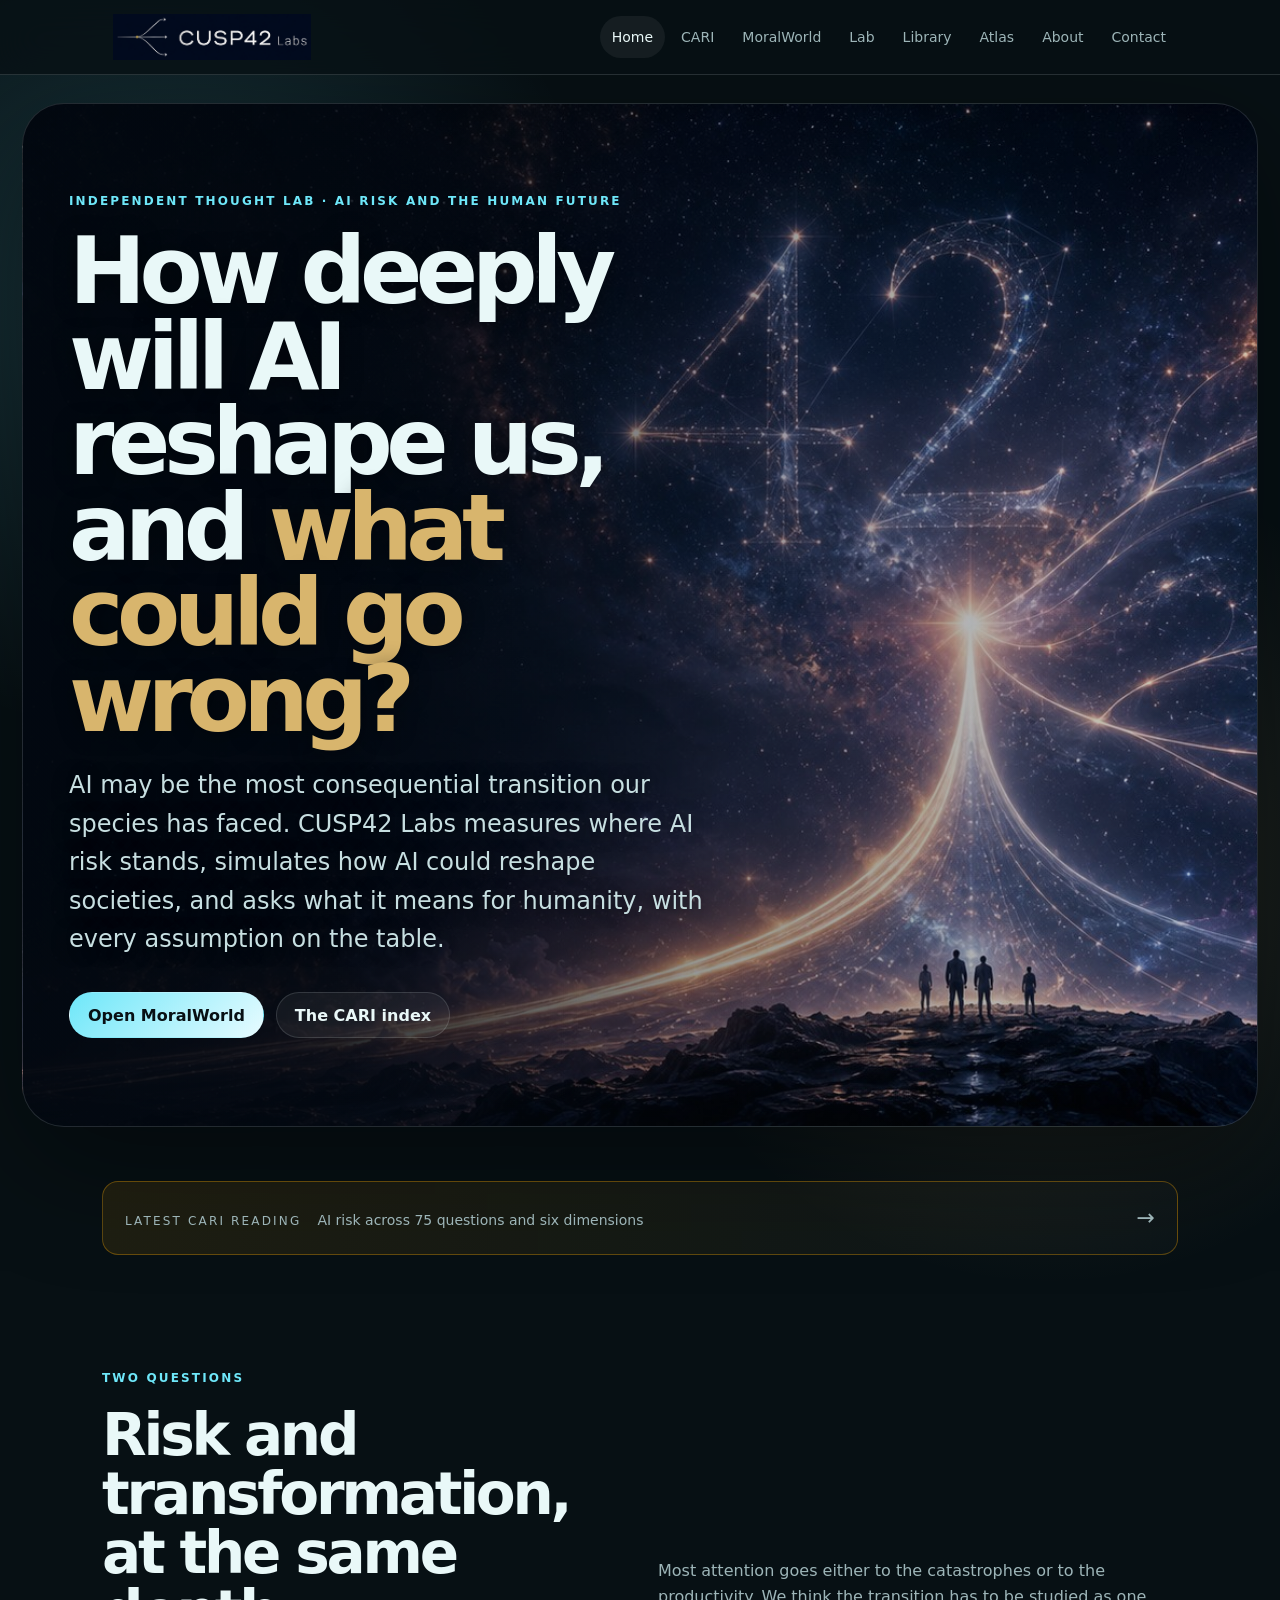
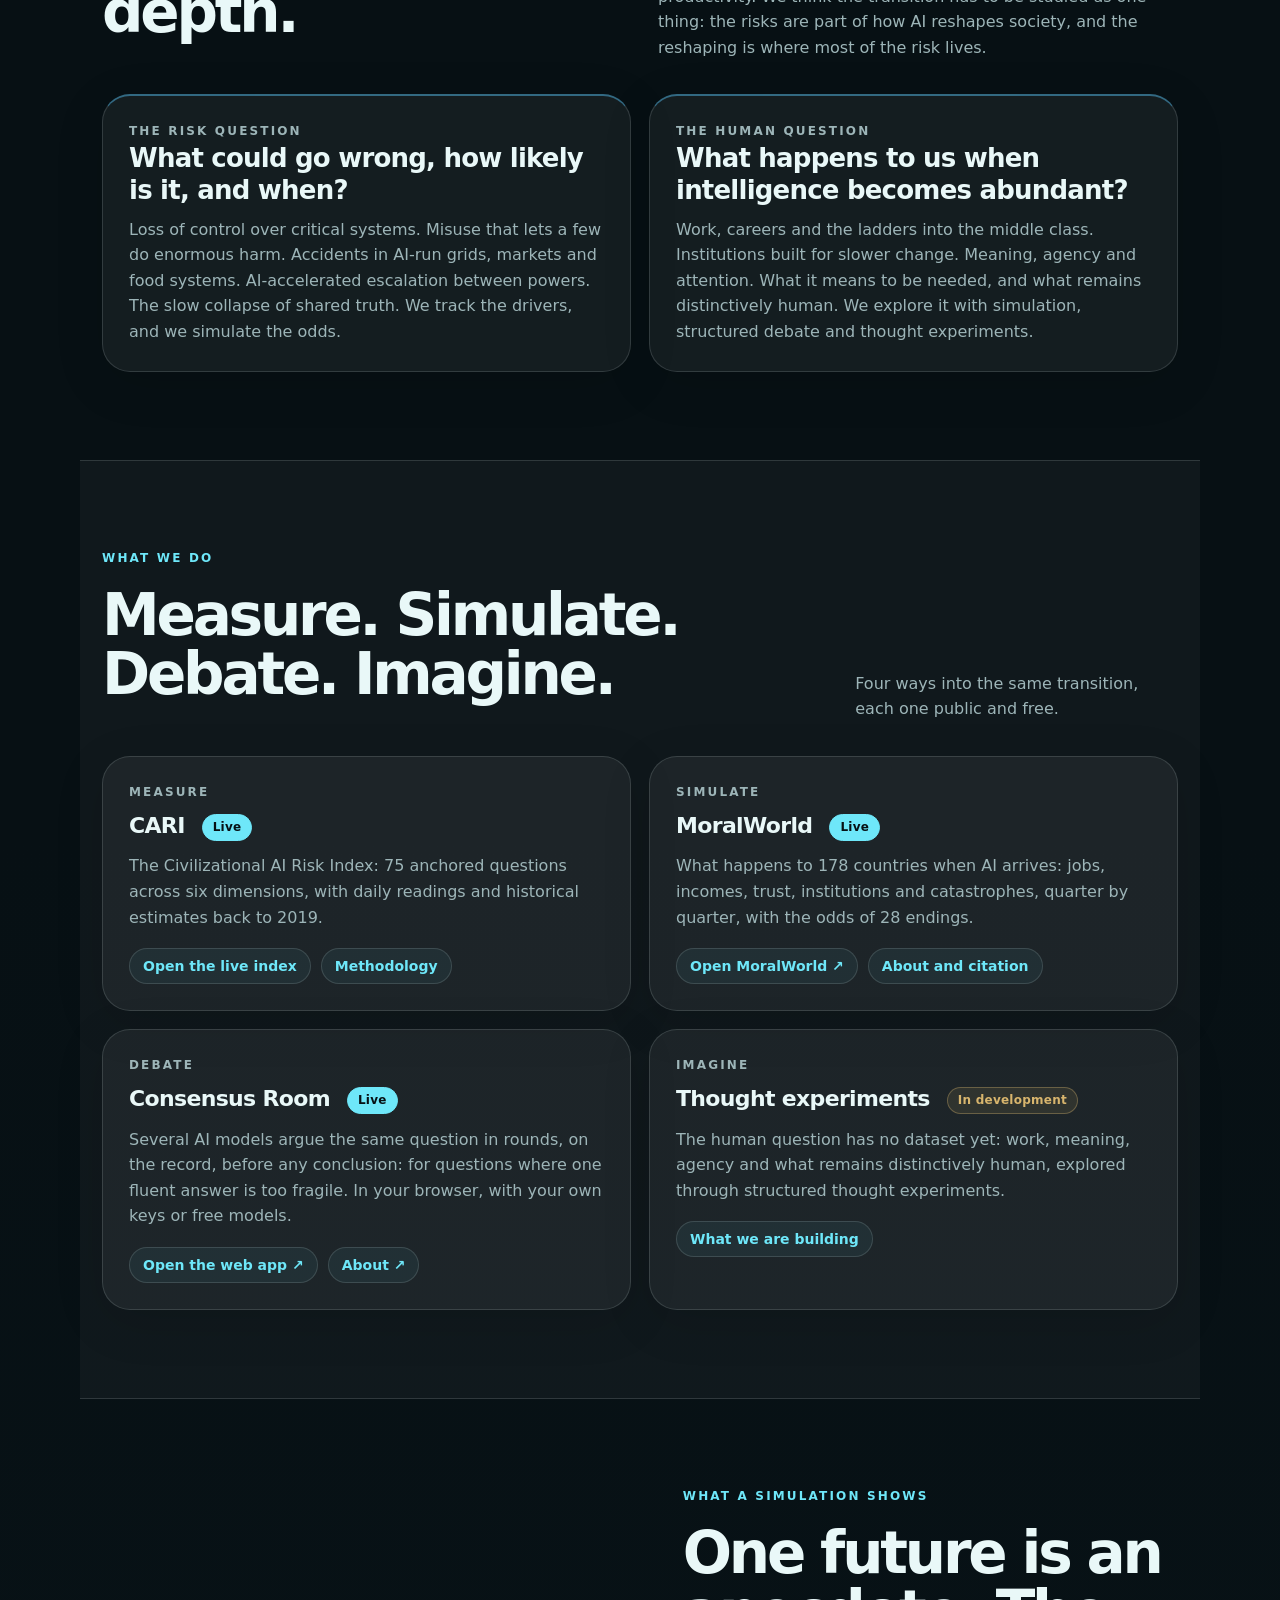
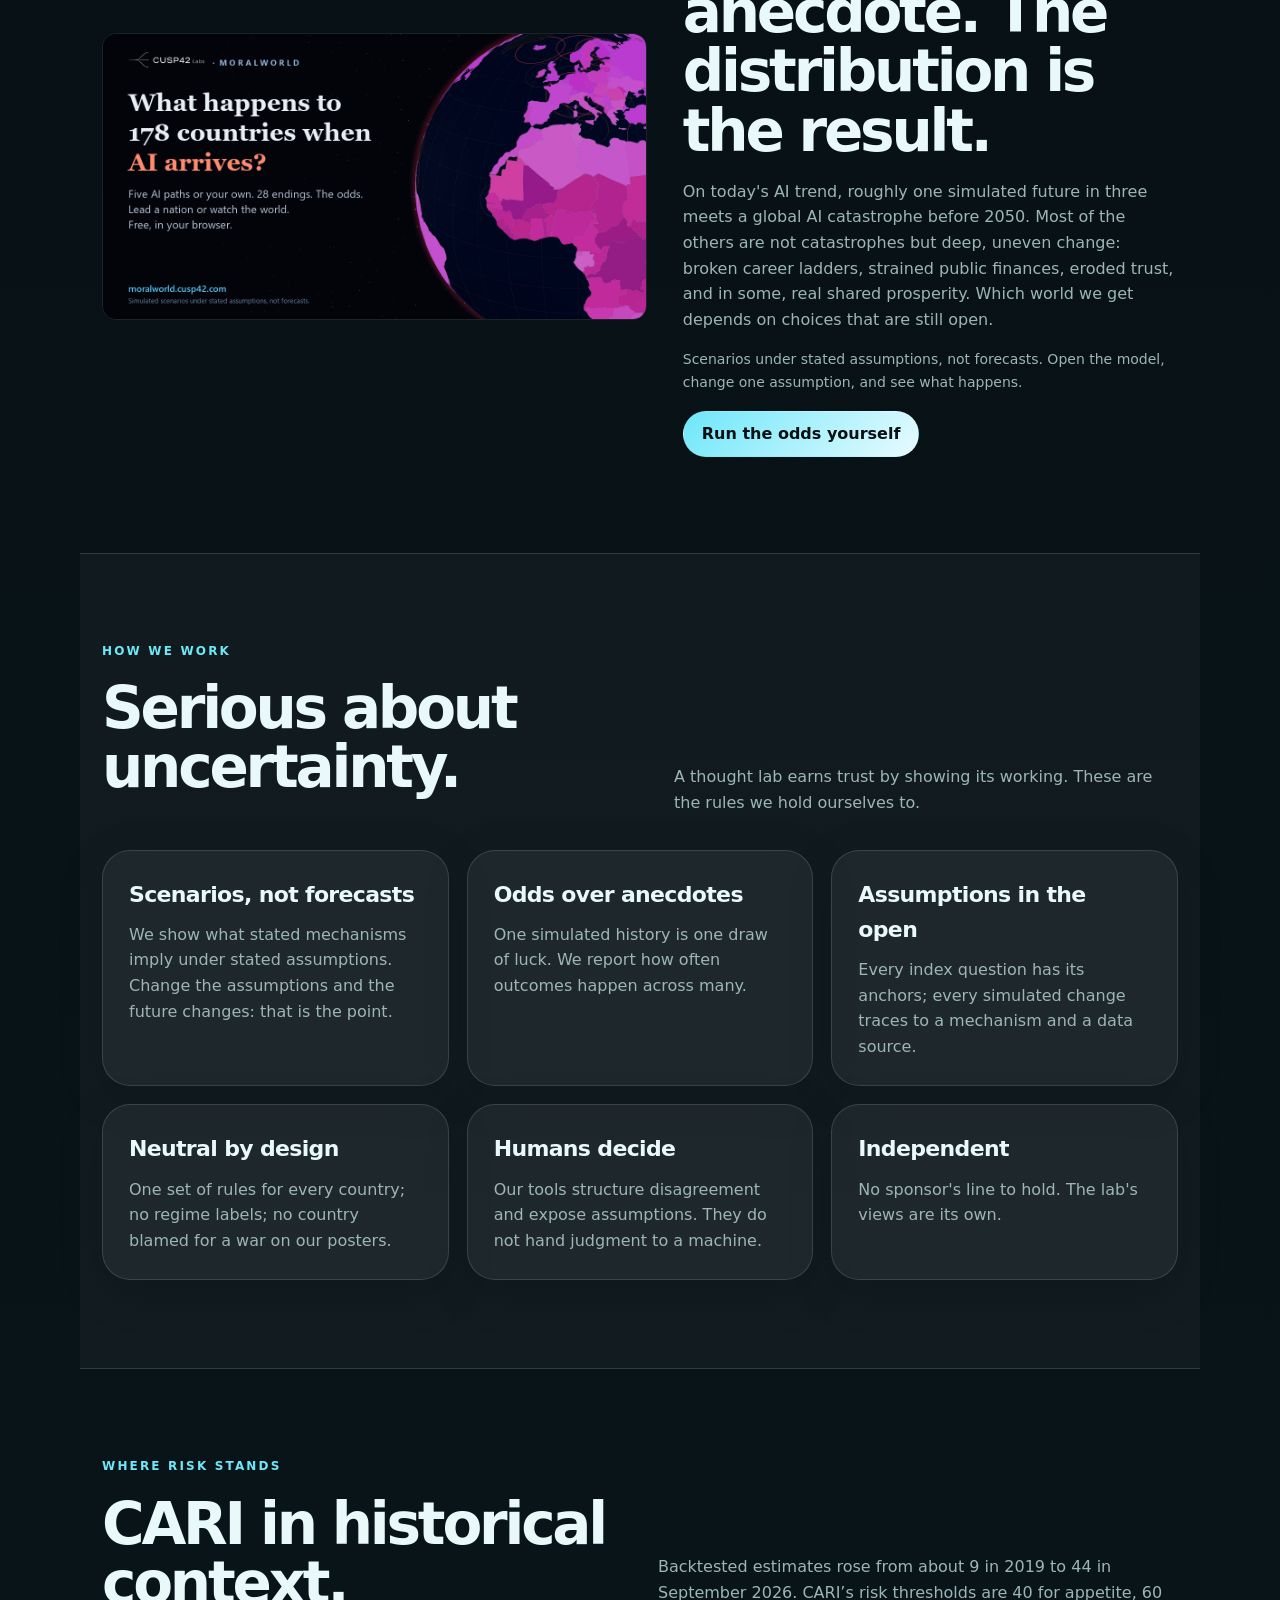
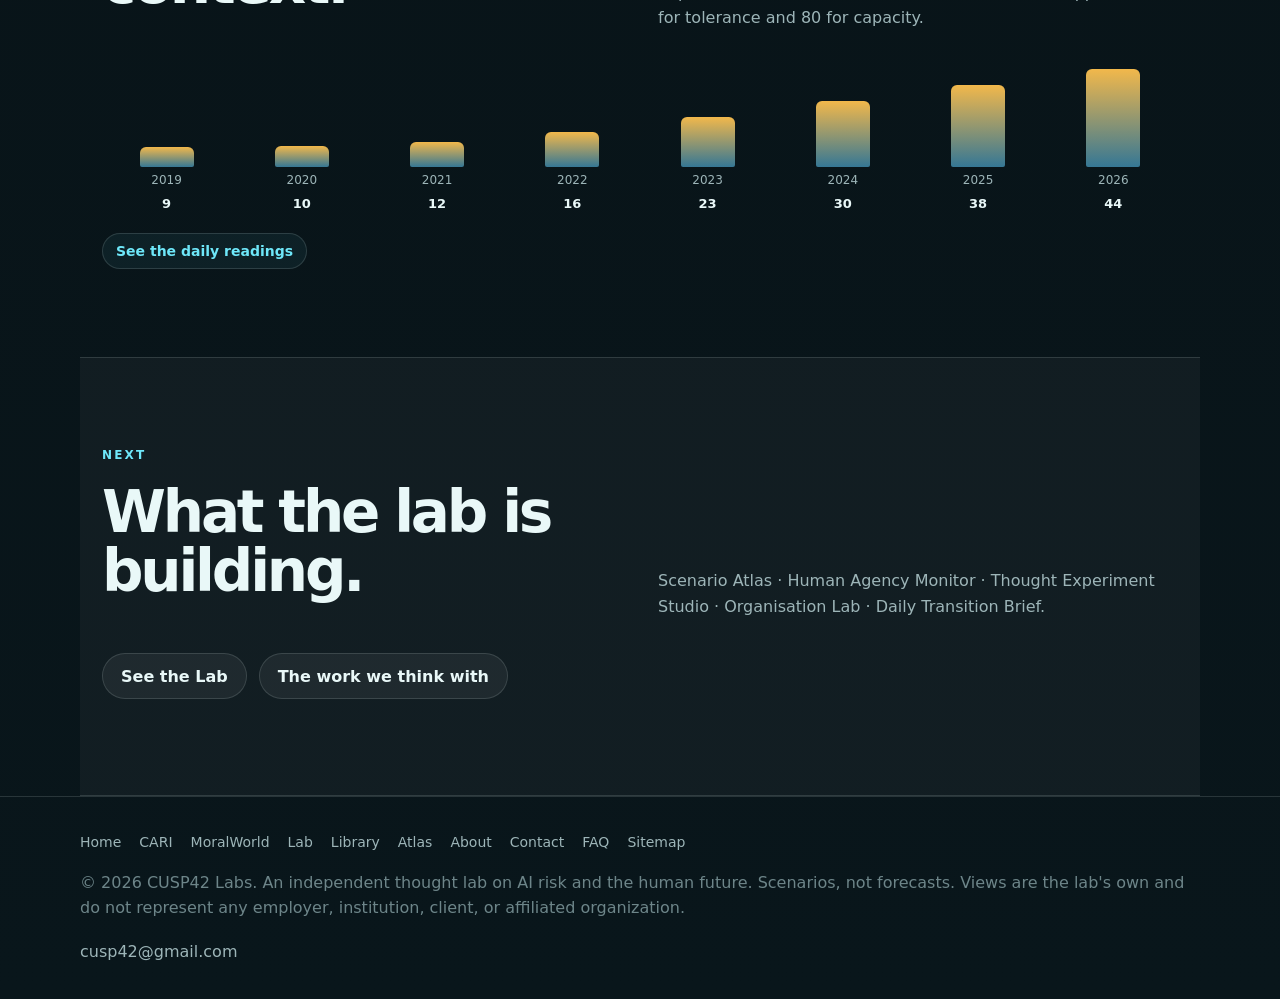
<file: index.html>
<!doctype html>
<html lang="en">
<head>
  <meta charset="utf-8" />
  <meta name="viewport" content="width=device-width, initial-scale=1" />
  <title>CUSP42 Labs — AI risk and the human future</title>
  <meta name="description" content="CUSP42 Labs is an independent thought lab on AI risk and the human future: we measure where AI risk stands (CARI), simulate how AI could reshape societies (MoralWorld), and question what it means for humanity." />
  <link rel="canonical" href="https://cusp42.com/" />
  <meta property="og:title" content="CUSP42 Labs — AI risk and the human future" />
  <meta property="og:description" content="CUSP42 Labs is an independent thought lab on AI risk and the human future: we measure where AI risk stands (CARI), simulate how AI could reshape societies (MoralWorld), and question what it means for humanity." />
  <meta property="og:type" content="website" />
  <meta property="og:url" content="https://cusp42.com/" />
  <meta property="og:image" content="https://cusp42.com/assets/cusp42-hero.jpg" />
  <meta name="twitter:card" content="summary_large_image" />
  <meta name="twitter:title" content="CUSP42 Labs — AI risk and the human future" />
  <meta name="twitter:description" content="CUSP42 Labs is an independent thought lab on AI risk and the human future: we measure where AI risk stands (CARI), simulate how AI could reshape societies (MoralWorld), and question what it means for humanity." />
  <meta name="twitter:image" content="https://cusp42.com/assets/cusp42-hero.jpg" />
  <link rel="icon" href="assets/favicon.png" type="image/png" />
  <link rel="stylesheet" href="assets/styles.css" />
  <link rel="stylesheet" href="assets/v2.css" />
  <script type="application/ld+json">
{
  "@context": "https://schema.org",
  "@type": "Organization",
  "name": "CUSP42 Labs",
  "alternateName": "CUSP42",
  "url": "https://cusp42.com/",
  "logo": "https://cusp42.com/assets/cusp42-logo-lockup.png",
  "email": "cusp42@gmail.com",
  "description": "CUSP42 Labs is an independent thought lab on AI risk and the human future: we measure where AI risk stands (CARI), simulate how AI could reshape societies (MoralWorld), and question what it means for humanity.",
  "knowsAbout": [
    "AI risk",
    "AI safety",
    "Catastrophic risk",
    "AI and society",
    "Future of work",
    "Scenario analysis",
    "Agent-based simulation",
    "Risk measurement",
    "Structured disagreement",
    "Thought experiments",
    "Long-term future of humanity"
  ]
}
  </script>
  <script type="application/ld+json">
{
  "@context": "https://schema.org",
  "@type": "WebSite",
  "name": "CUSP42 Labs",
  "url": "https://cusp42.com/",
  "description": "CUSP42 Labs is an independent thought lab on AI risk and the human future: we measure where AI risk stands (CARI), simulate how AI could reshape societies (MoralWorld), and question what it means for humanity."
}
  </script>
</head>
<body>
  <header class="site-header">
    <nav class="nav" aria-label="Primary navigation">
      <a class="brand brand-lockup" href="index.html" aria-label="CUSP42 Labs home"><img src="assets/cusp42-logo-lockup.png" alt="CUSP42 Labs" /></a>
      <button class="nav-toggle" type="button" aria-expanded="false">Menu</button>
      <div class="nav-links"><a href="index.html" aria-current="page">Home</a><a href="https://cari.cusp42.com/">CARI</a><a href="moralworld.html">MoralWorld</a><a href="lab.html">Lab</a><a href="library.html">Library</a><a href="atlas.html">Atlas</a><a href="about.html">About</a><a href="contact.html">Contact</a></div>
    </nav>
  </header>

  <main>
    <section class="hero hero-image" aria-label="People standing at a branching point under the stars">
      <div class="hero-copy-panel">
        <p class="eyebrow">Independent thought lab · AI risk and the human future</p>
        <h1 class="h1">How deeply will AI reshape us, and <span class="accent">what could go wrong?</span></h1>
        <p class="lede">AI may be the most consequential transition our species has faced. CUSP42 Labs measures where AI risk stands, simulates how AI could reshape societies, and asks what it means for humanity, with every assumption on the table.</p>
        <div class="cta-row">
          <a class="button primary" href="https://moralworld.cusp42.com" target="_blank" rel="noopener">Open MoralWorld</a>
          <a class="button" href="https://cari.cusp42.com/">The CARI index</a>
        </div>
      </div>
    </section>

    <section class="section live-strip" aria-label="Latest CARI reading">
      <a class="cari-live" href="https://cari.cusp42.com/">
        <span class="cl-k">Latest CARI reading</span>
        <span class="cl-v" data-cari="overall" hidden></span><span class="cl-of" data-cari="scale" hidden>/ 100</span>
        <span class="cl-band" data-cari="stage" hidden></span>
        <span class="cl-note">AI risk across 75 questions and six dimensions<span data-cari="asof"></span></span>
        <span class="cl-go">→</span>
      </a>
    </section>

    <section class="section">
      <div class="section-head">
        <div><p class="eyebrow">Two questions</p><h2 class="section-title">Risk and transformation, at the same depth.</h2></div>
        <p class="copy">Most attention goes either to the catastrophes or to the productivity. We think the transition has to be studied as one thing: the risks are part of how AI reshapes society, and the reshaping is where most of the risk lives.</p>
      </div>
      <div class="grid two">
        <article class="feature question">
          <p class="eyebrow">The risk question</p>
          <h3>What could go wrong, how likely is it, and when?</h3>
          <p>Loss of control over critical systems. Misuse that lets a few do enormous harm. Accidents in AI-run grids, markets and food systems. AI-accelerated escalation between powers. The slow collapse of shared truth. We track the drivers, and we simulate the odds.</p>
        </article>
        <article class="feature question">
          <p class="eyebrow">The human question</p>
          <h3>What happens to us when intelligence becomes abundant?</h3>
          <p>Work, careers and the ladders into the middle class. Institutions built for slower change. Meaning, agency and attention. What it means to be needed, and what remains distinctively human. We explore it with simulation, structured debate and thought experiments.</p>
        </article>
      </div>
    </section>

    <section class="section band">
      <div class="section-head">
        <div><p class="eyebrow">What we do</p><h2 class="section-title">Measure. Simulate. Debate. Imagine.</h2></div>
        <p class="copy">Four ways into the same transition, each one public and free.</p>
      </div>
      <div class="grid two">
        <article class="feature pillar">
          <p class="eyebrow">Measure</p>
          <h3>CARI <span class="status live">Live</span></h3>
          <p>The Civilizational AI Risk Index: 75 anchored questions across six dimensions, with daily readings and historical estimates back to 2019.</p>
          <div class="mini-links"><a href="https://cari.cusp42.com/">Open the live index</a><a href="https://cari.cusp42.com/method/">Methodology</a></div>
        </article>
        <article class="feature pillar">
          <p class="eyebrow">Simulate</p>
          <h3>MoralWorld <span class="status live">Live</span></h3>
          <p>What happens to 178 countries when AI arrives: jobs, incomes, trust, institutions and catastrophes, quarter by quarter, with the odds of 28 endings.</p>
          <div class="mini-links"><a href="https://moralworld.cusp42.com" target="_blank" rel="noopener">Open MoralWorld ↗</a><a href="moralworld.html">About and citation</a></div>
        </article>
        <article class="feature pillar">
          <p class="eyebrow">Debate</p>
          <h3>Consensus Room <span class="status live">Live</span></h3>
          <p>Several AI models argue the same question in rounds, on the record, before any conclusion: for questions where one fluent answer is too fragile. In your browser, with your own keys or free models.</p>
          <div class="mini-links"><a href="https://consensus.cusp42.com/app/" target="_blank" rel="noopener">Open the web app ↗</a><a href="https://consensus.cusp42.com/" target="_blank" rel="noopener">About ↗</a></div>
        </article>
        <article class="feature pillar">
          <p class="eyebrow">Imagine</p>
          <h3>Thought experiments <span class="status dev">In development</span></h3>
          <p>The human question has no dataset yet: work, meaning, agency and what remains distinctively human, explored through structured thought experiments.</p>
          <div class="mini-links"><a href="lab.html#next">What we are building</a></div>
        </article>
      </div>
    </section>

    <section class="section">
      <div class="split-v2">
        <a href="https://moralworld.cusp42.com" target="_blank" rel="noopener"><img src="assets/moralworld-card.png" alt="MoralWorld: a simulated globe" /></a>
        <div>
          <p class="eyebrow">What a simulation shows</p>
          <h2 class="section-title">One future is an anecdote. The distribution is the result.</h2>
          <p class="copy">On today's AI trend, roughly one simulated future in three meets a global AI catastrophe before 2050. Most of the others are not catastrophes but deep, uneven change: broken career ladders, strained public finances, eroded trust, and in some, real shared prosperity. Which world we get depends on choices that are still open.</p>
          <p class="copy small">Scenarios under stated assumptions, not forecasts. Open the model, change one assumption, and see what happens.</p>
          <div class="cta-row compact"><a class="button primary" href="https://moralworld.cusp42.com" target="_blank" rel="noopener">Run the odds yourself</a></div>
        </div>
      </div>
    </section>

    <section class="section band">
      <div class="section-head">
        <div><p class="eyebrow">How we work</p><h2 class="section-title">Serious about uncertainty.</h2></div>
        <p class="copy">A thought lab earns trust by showing its working. These are the rules we hold ourselves to.</p>
      </div>
      <div class="grid three">
        <article class="card"><h3>Scenarios, not forecasts</h3><p>We show what stated mechanisms imply under stated assumptions. Change the assumptions and the future changes: that is the point.</p></article>
        <article class="card"><h3>Odds over anecdotes</h3><p>One simulated history is one draw of luck. We report how often outcomes happen across many.</p></article>
        <article class="card"><h3>Assumptions in the open</h3><p>Every index question has its anchors; every simulated change traces to a mechanism and a data source.</p></article>
        <article class="card"><h3>Neutral by design</h3><p>One set of rules for every country; no regime labels; no country blamed for a war on our posters.</p></article>
        <article class="card"><h3>Humans decide</h3><p>Our tools structure disagreement and expose assumptions. They do not hand judgment to a machine.</p></article>
        <article class="card"><h3>Independent</h3><p>No sponsor's line to hold. The lab's views are its own.</p></article>
      </div>
    </section>

    <section class="section">
      <div class="section-head">
        <div><p class="eyebrow">Where risk stands</p><h2 class="section-title">CARI in historical context.</h2></div>
        <p class="copy">Backtested estimates rose from about 9 in 2019 to 44 in September 2026. CARI’s risk thresholds are 40 for appetite, 60 for tolerance and 80 for capacity.</p>
      </div>
      <div class="cari-hist"><div class="cari-bar"><i style="height:20px"></i><span>2019</span><b>9</b></div><div class="cari-bar"><i style="height:21px"></i><span>2020</span><b>10</b></div><div class="cari-bar"><i style="height:25px"></i><span>2021</span><b>12</b></div><div class="cari-bar"><i style="height:35px"></i><span>2022</span><b>16</b></div><div class="cari-bar"><i style="height:50px"></i><span>2023</span><b>23</b></div><div class="cari-bar"><i style="height:66px"></i><span>2024</span><b>30</b></div><div class="cari-bar"><i style="height:82px"></i><span>2025</span><b>38</b></div><div class="cari-bar"><i style="height:98px"></i><span>2026</span><b>44</b></div></div>
      <div class="mini-links"><a href="https://cari.cusp42.com/">See the daily readings</a></div>
    </section>

    <section class="section band">
      <div class="section-head">
        <div><p class="eyebrow">Next</p><h2 class="section-title">What the lab is building.</h2></div>
        <p class="copy">Scenario Atlas · Human Agency Monitor · Thought Experiment Studio · Organisation Lab · Daily Transition Brief.</p>
      </div>
      <div class="cta-row compact"><a class="button" href="lab.html#next">See the Lab</a><a class="button" href="library.html">The work we think with</a></div>
    </section>
<script>
fetch("https://cari.cusp42.com/data/cari_daily.json", { cache: "no-cache" })
  .then(response => response.ok ? response.json() : null)
  .then(data => {
    const readings = Array.isArray(data?.readings) ? data.readings : [];
    let latest;
    for (const reading of readings) {
      if (!reading || typeof reading.date !== "string" || !Number.isFinite(reading.overall)) continue;
      if (!latest || reading.date > latest.date) latest = reading;
    }
    if (!latest) return;

    const overall = document.querySelector('[data-cari="overall"]');
    overall.textContent = latest.overall.toFixed(1);
    overall.hidden = false;
    document.querySelector('[data-cari="scale"]').hidden = false;
    document.querySelector('[data-cari="asof"]').textContent = " · as of " + latest.date;
    if (typeof latest.stage === "string" && latest.stage) {
      const stage = document.querySelector('[data-cari="stage"]');
      stage.textContent = latest.stage;
      stage.hidden = false;
    }
  })
  .catch(() => {});
</script>
  </main>

  <footer class="footer"><nav class="footer-nav" aria-label="Footer site map"><a href="index.html">Home</a><a href="https://cari.cusp42.com/">CARI</a><a href="moralworld.html">MoralWorld</a><a href="lab.html">Lab</a><a href="library.html">Library</a><a href="atlas.html">Atlas</a><a href="about.html">About</a><a href="contact.html">Contact</a><a href="faq.html">FAQ</a><a href="sitemap.html">Sitemap</a></nav><div class="footer-inner"><div>© <span id="year">2026</span> CUSP42 Labs. An independent thought lab on AI risk and the human future. Scenarios, not forecasts. Views are the lab's own and do not represent any employer, institution, client, or affiliated organization.</div><div><a href="mailto:cusp42@gmail.com">cusp42@gmail.com</a></div></div></footer>
  <script src="assets/site.js"></script><script>document.getElementById('year').textContent = new Date().getFullYear();</script>
</body>
</html>
</file>
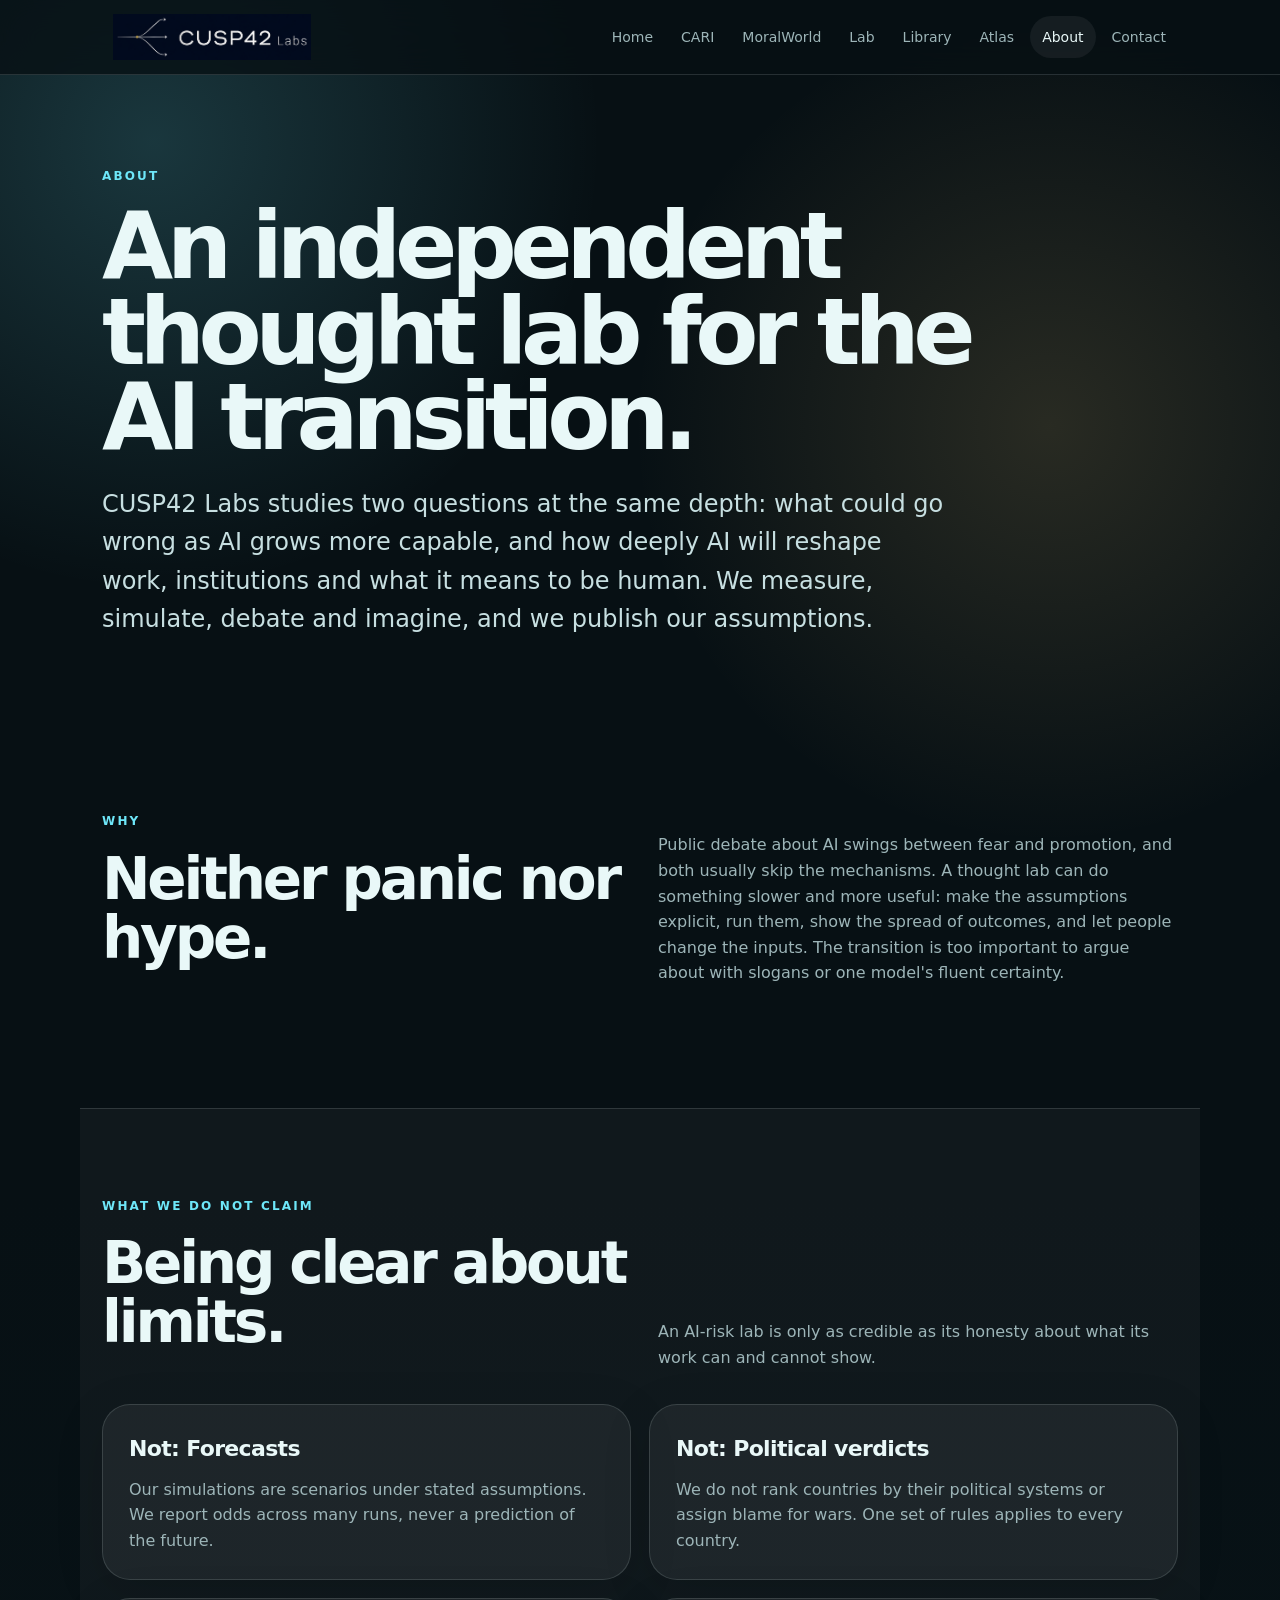
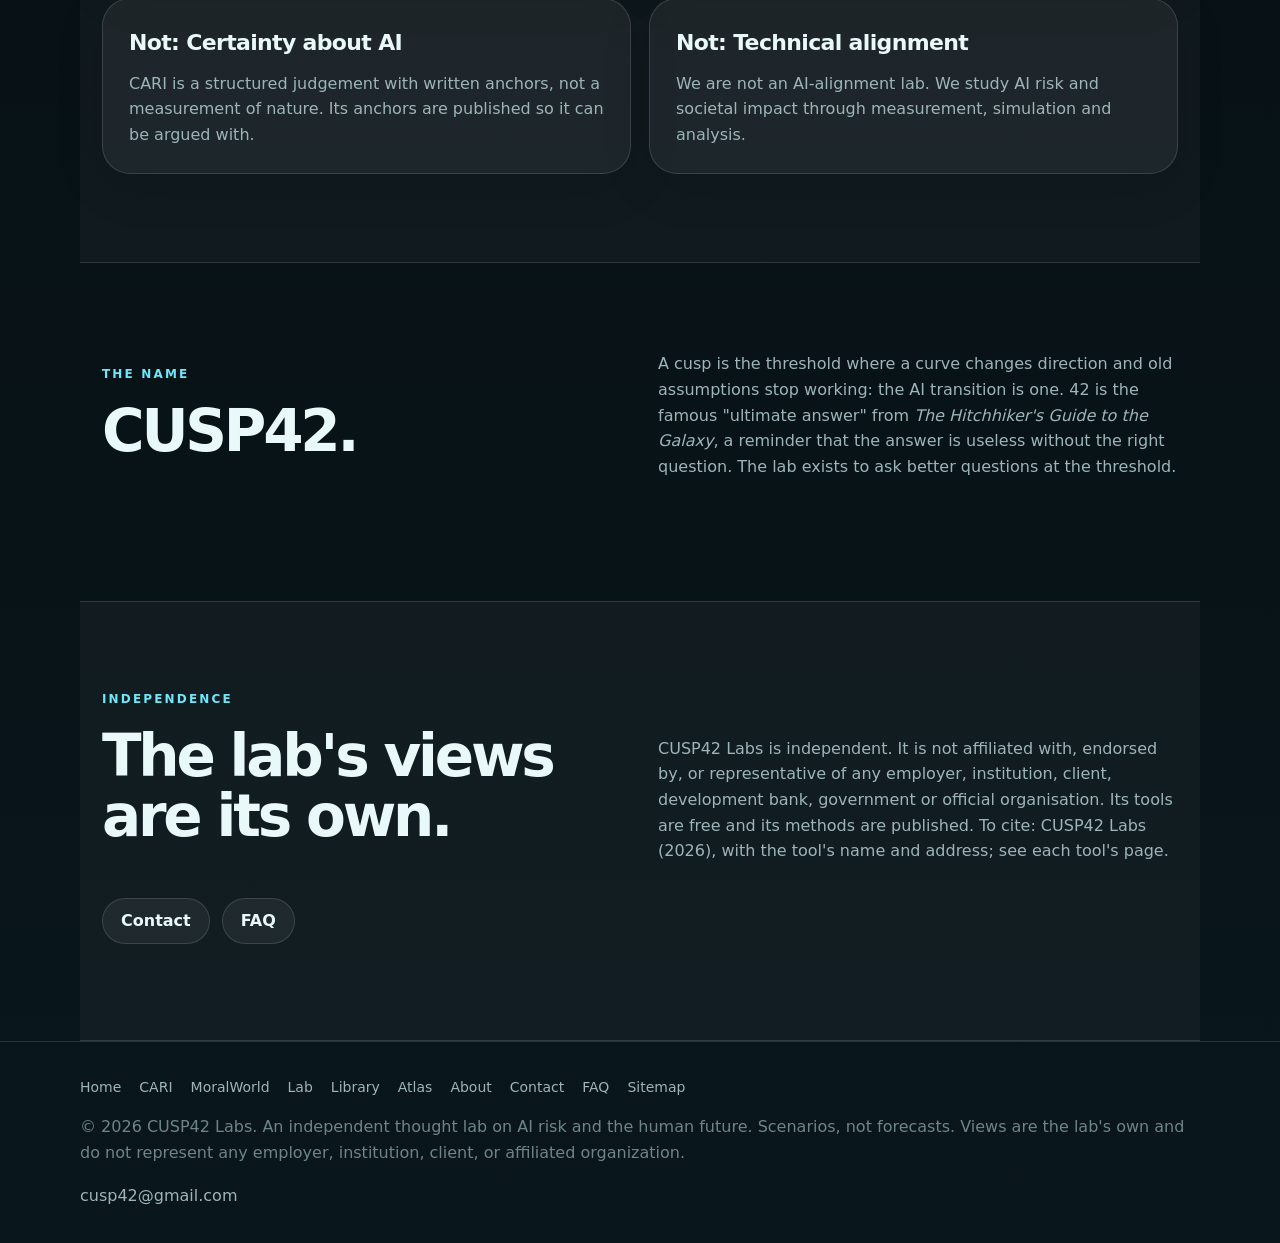
<file: about.html>
<!doctype html>
<html lang="en">
<head>
  <meta charset="utf-8" />
  <meta name="viewport" content="width=device-width, initial-scale=1" />
  <title>About — CUSP42 Labs</title>
  <meta name="description" content="Why CUSP42 Labs exists, what it does and does not claim, and its independence." />
  <link rel="canonical" href="https://cusp42.com/about.html" />
  <meta property="og:title" content="About — CUSP42 Labs" />
  <meta property="og:description" content="Why CUSP42 Labs exists, what it does and does not claim, and its independence." />
  <meta property="og:type" content="website" />
  <meta property="og:url" content="https://cusp42.com/about.html" />
  <meta property="og:image" content="https://cusp42.com/assets/cusp42-hero.jpg" />
  <meta name="twitter:card" content="summary_large_image" />
  <meta name="twitter:title" content="About — CUSP42 Labs" />
  <meta name="twitter:description" content="Why CUSP42 Labs exists, what it does and does not claim, and its independence." />
  <meta name="twitter:image" content="https://cusp42.com/assets/cusp42-hero.jpg" />
  <link rel="icon" href="assets/favicon.png" type="image/png" />
  <link rel="stylesheet" href="assets/styles.css" />
  <link rel="stylesheet" href="assets/v2.css" />
  <script type="application/ld+json">
{
  "@context": "https://schema.org",
  "@type": "Organization",
  "name": "CUSP42 Labs",
  "alternateName": "CUSP42",
  "url": "https://cusp42.com/",
  "logo": "https://cusp42.com/assets/cusp42-logo-lockup.png",
  "email": "cusp42@gmail.com",
  "description": "CUSP42 Labs is an independent thought lab on AI risk and the human future: we measure where AI risk stands (CARI), simulate how AI could reshape societies (MoralWorld), and question what it means for humanity.",
  "knowsAbout": [
    "AI risk",
    "AI safety",
    "Catastrophic risk",
    "AI and society",
    "Future of work",
    "Scenario analysis",
    "Agent-based simulation",
    "Risk measurement",
    "Structured disagreement",
    "Thought experiments",
    "Long-term future of humanity"
  ]
}
  </script>
</head>
<body>
  <header class="site-header">
    <nav class="nav" aria-label="Primary navigation">
      <a class="brand brand-lockup" href="index.html" aria-label="CUSP42 Labs home"><img src="assets/cusp42-logo-lockup.png" alt="CUSP42 Labs" /></a>
      <button class="nav-toggle" type="button" aria-expanded="false">Menu</button>
      <div class="nav-links"><a href="index.html">Home</a><a href="https://cari.cusp42.com/">CARI</a><a href="moralworld.html">MoralWorld</a><a href="lab.html">Lab</a><a href="library.html">Library</a><a href="atlas.html">Atlas</a><a href="about.html" aria-current="page">About</a><a href="contact.html">Contact</a></div>
    </nav>
  </header>

  <main>
    <section class="section page-hero">
      <p class="eyebrow">About</p>
      <h1>An independent thought lab for the AI transition.</h1>
      <p class="lede">CUSP42 Labs studies two questions at the same depth: what could go wrong as AI grows more capable, and how deeply AI will reshape work, institutions and what it means to be human. We measure, simulate, debate and imagine, and we publish our assumptions.</p>
    </section>

    <section class="section">
      <div class="section-head"><div><p class="eyebrow">Why</p><h2 class="section-title">Neither panic nor hype.</h2></div>
        <p class="copy">Public debate about AI swings between fear and promotion, and both usually skip the mechanisms. A thought lab can do something slower and more useful: make the assumptions explicit, run them, show the spread of outcomes, and let people change the inputs. The transition is too important to argue about with slogans or one model's fluent certainty.</p></div>
    </section>

    <section class="section band">
      <div class="section-head"><div><p class="eyebrow">What we do not claim</p><h2 class="section-title">Being clear about limits.</h2></div>
        <p class="copy">An AI-risk lab is only as credible as its honesty about what its work can and cannot show.</p></div>
      <div class="grid two">
        <article class="card"><h3>Not: Forecasts</h3><p>Our simulations are scenarios under stated assumptions. We report odds across many runs, never a prediction of the future.</p></article>
        <article class="card"><h3>Not: Political verdicts</h3><p>We do not rank countries by their political systems or assign blame for wars. One set of rules applies to every country.</p></article>
        <article class="card"><h3>Not: Certainty about AI</h3><p>CARI is a structured judgement with written anchors, not a measurement of nature. Its anchors are published so it can be argued with.</p></article>
        <article class="card"><h3>Not: Technical alignment</h3><p>We are not an AI-alignment lab. We study AI risk and societal impact through measurement, simulation and analysis.</p></article>
      </div>
    </section>

    <section class="section">
      <div class="section-head"><div><p class="eyebrow">The name</p><h2 class="section-title">CUSP42.</h2></div>
        <p class="copy">A cusp is the threshold where a curve changes direction and old assumptions stop working: the AI transition is one. 42 is the famous "ultimate answer" from <em>The Hitchhiker's Guide to the Galaxy</em>, a reminder that the answer is useless without the right question. The lab exists to ask better questions at the threshold.</p></div>
    </section>

    <section class="section band">
      <div class="section-head"><div><p class="eyebrow">Independence</p><h2 class="section-title">The lab's views are its own.</h2></div>
        <p class="copy">CUSP42 Labs is independent. It is not affiliated with, endorsed by, or representative of any employer, institution, client, development bank, government or official organisation. Its tools are free and its methods are published. To cite: CUSP42 Labs (2026), with the tool's name and address; see each tool's page.</p></div>
      <div class="cta-row compact"><a class="button" href="contact.html">Contact</a><a class="button" href="faq.html">FAQ</a></div>
    </section>
  </main>

  <footer class="footer"><nav class="footer-nav" aria-label="Footer site map"><a href="index.html">Home</a><a href="https://cari.cusp42.com/">CARI</a><a href="moralworld.html">MoralWorld</a><a href="lab.html">Lab</a><a href="library.html">Library</a><a href="atlas.html">Atlas</a><a href="about.html">About</a><a href="contact.html">Contact</a><a href="faq.html">FAQ</a><a href="sitemap.html">Sitemap</a></nav><div class="footer-inner"><div>© <span id="year">2026</span> CUSP42 Labs. An independent thought lab on AI risk and the human future. Scenarios, not forecasts. Views are the lab's own and do not represent any employer, institution, client, or affiliated organization.</div><div><a href="mailto:cusp42@gmail.com">cusp42@gmail.com</a></div></div></footer>
  <script src="assets/site.js"></script><script>document.getElementById('year').textContent = new Date().getFullYear();</script>
</body>
</html>
</file>
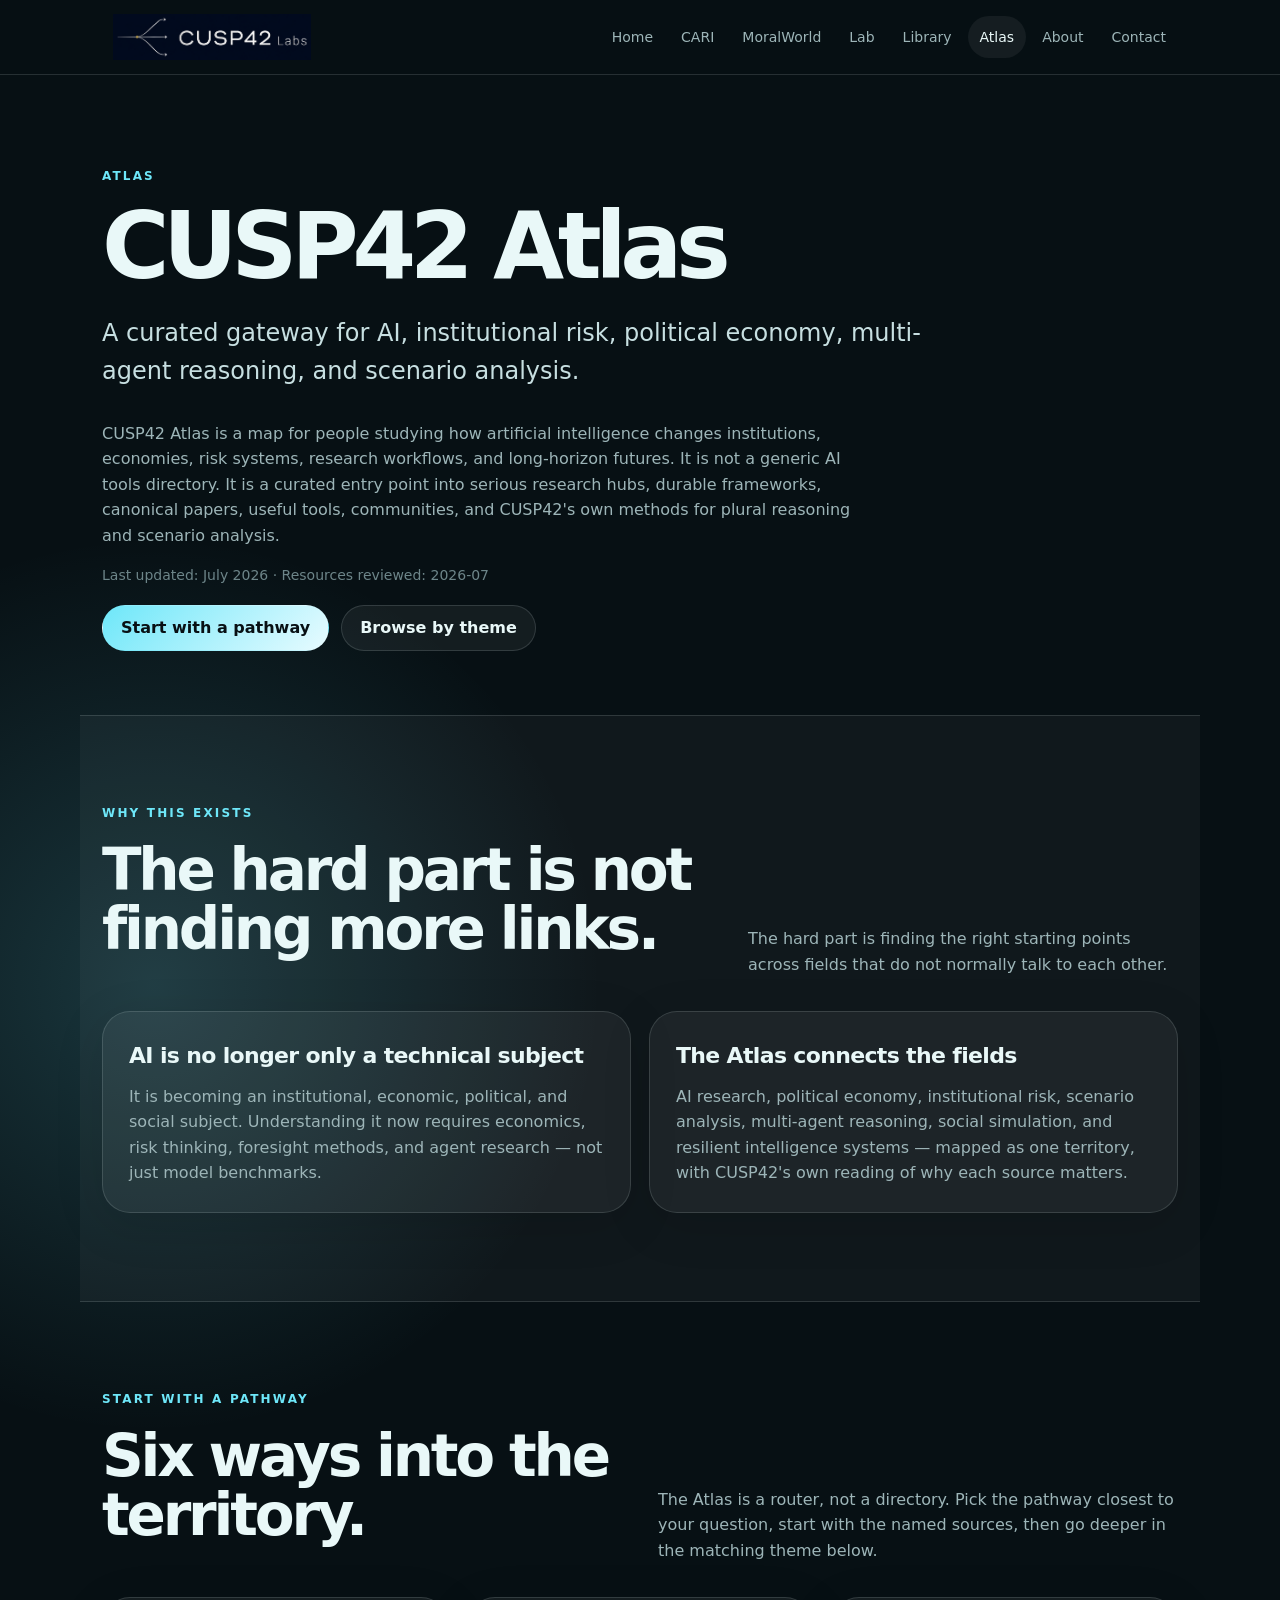
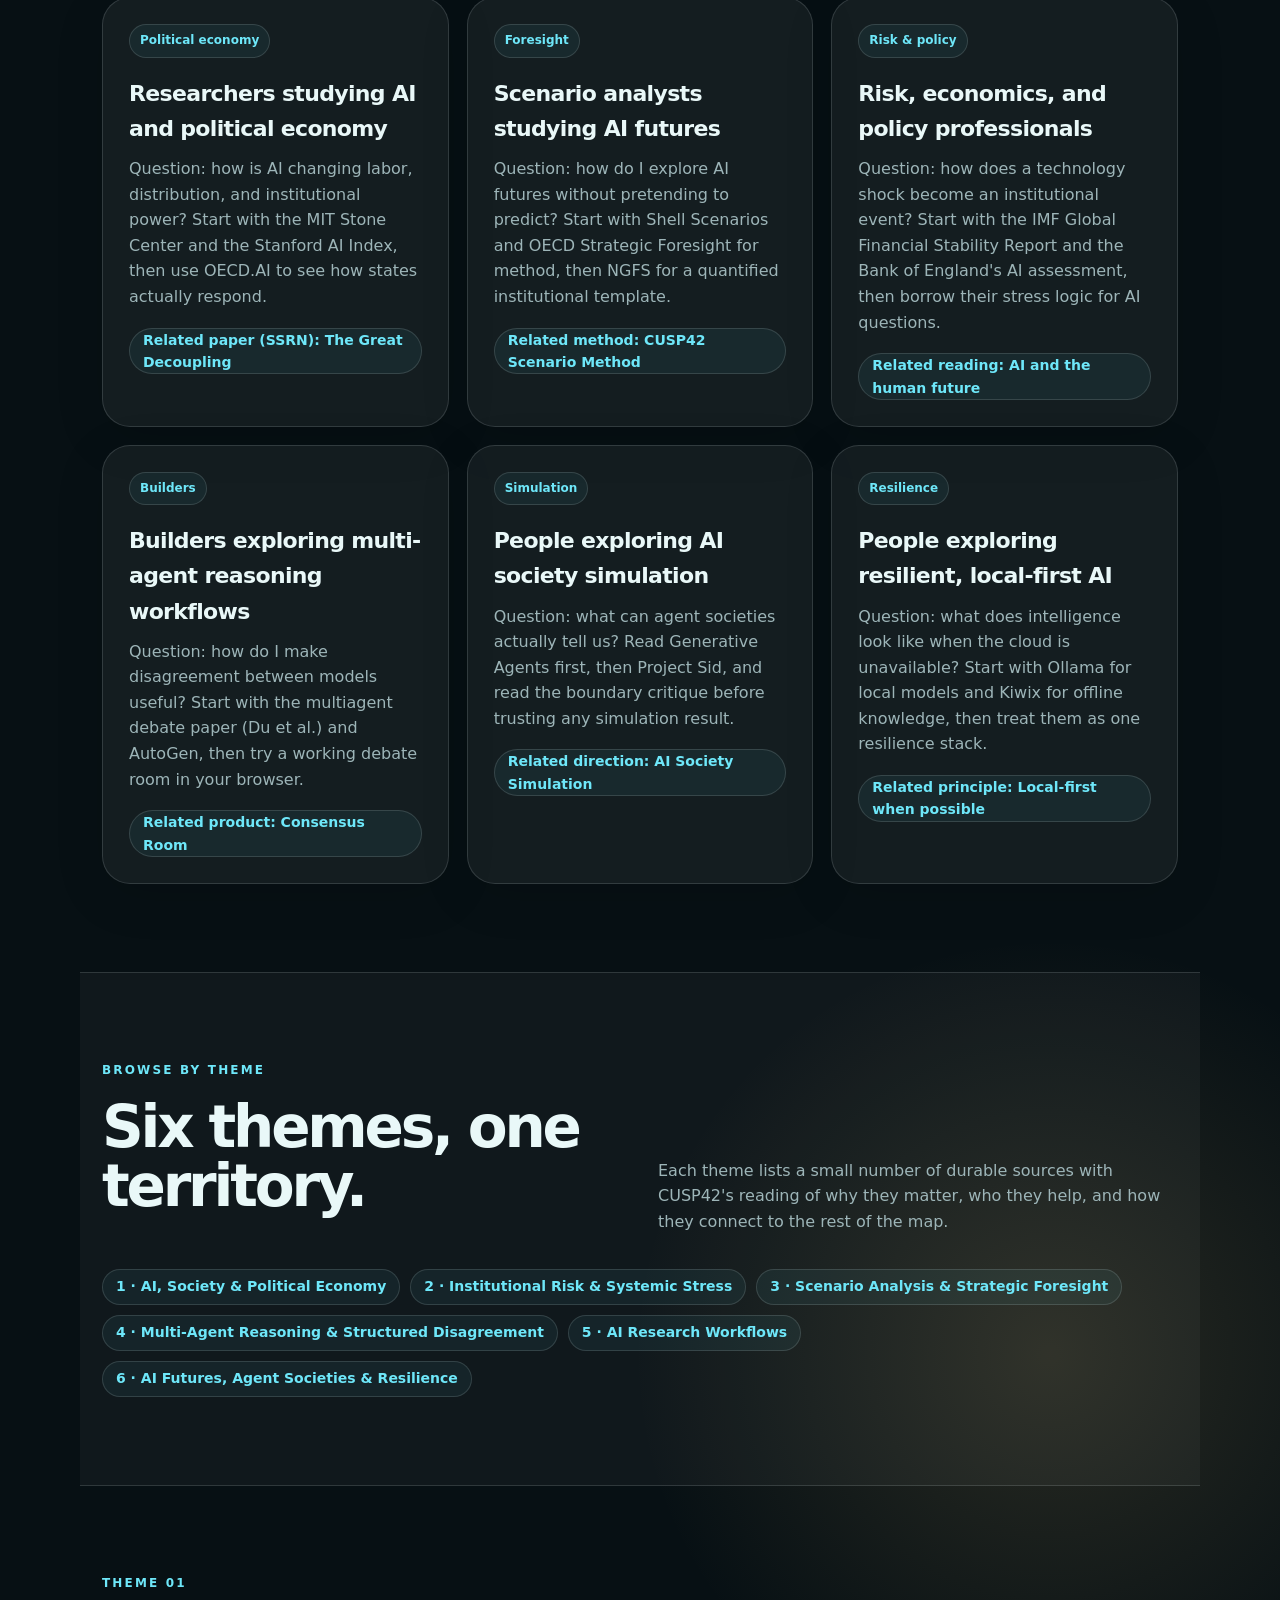
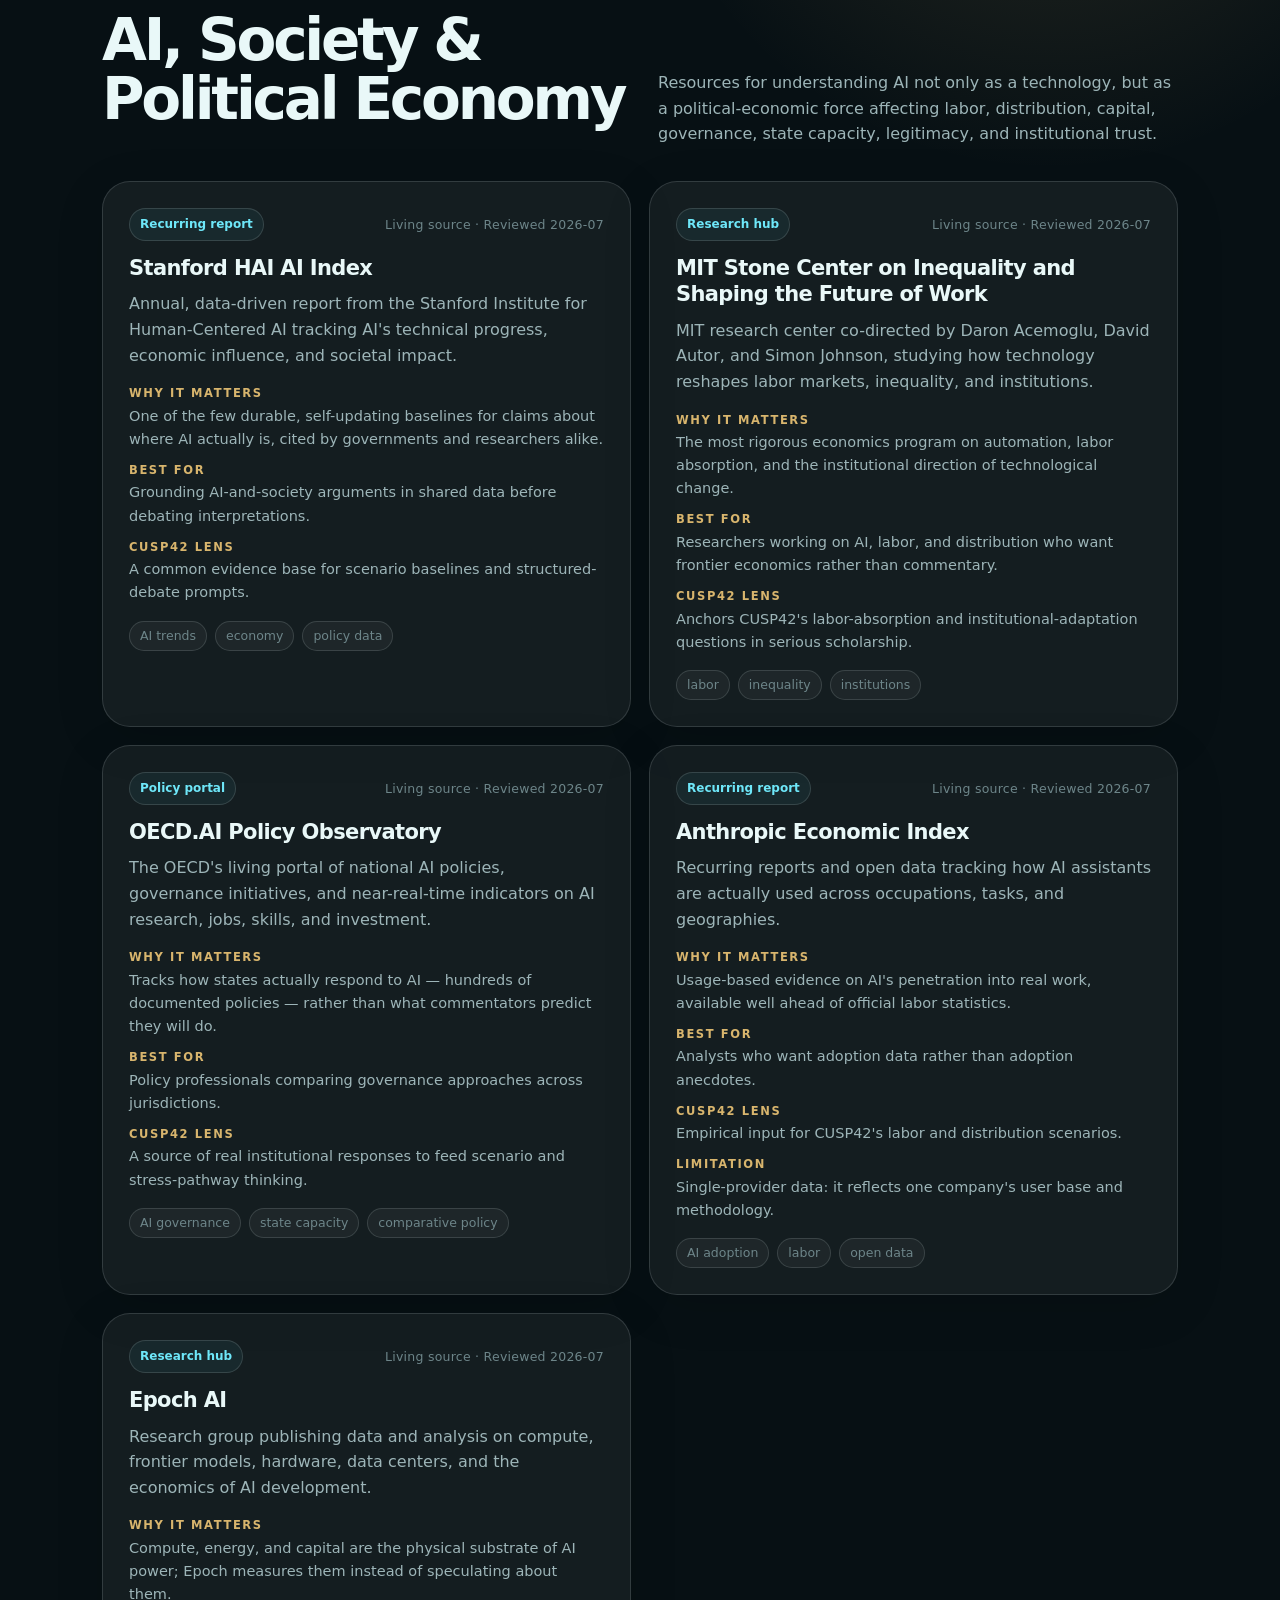
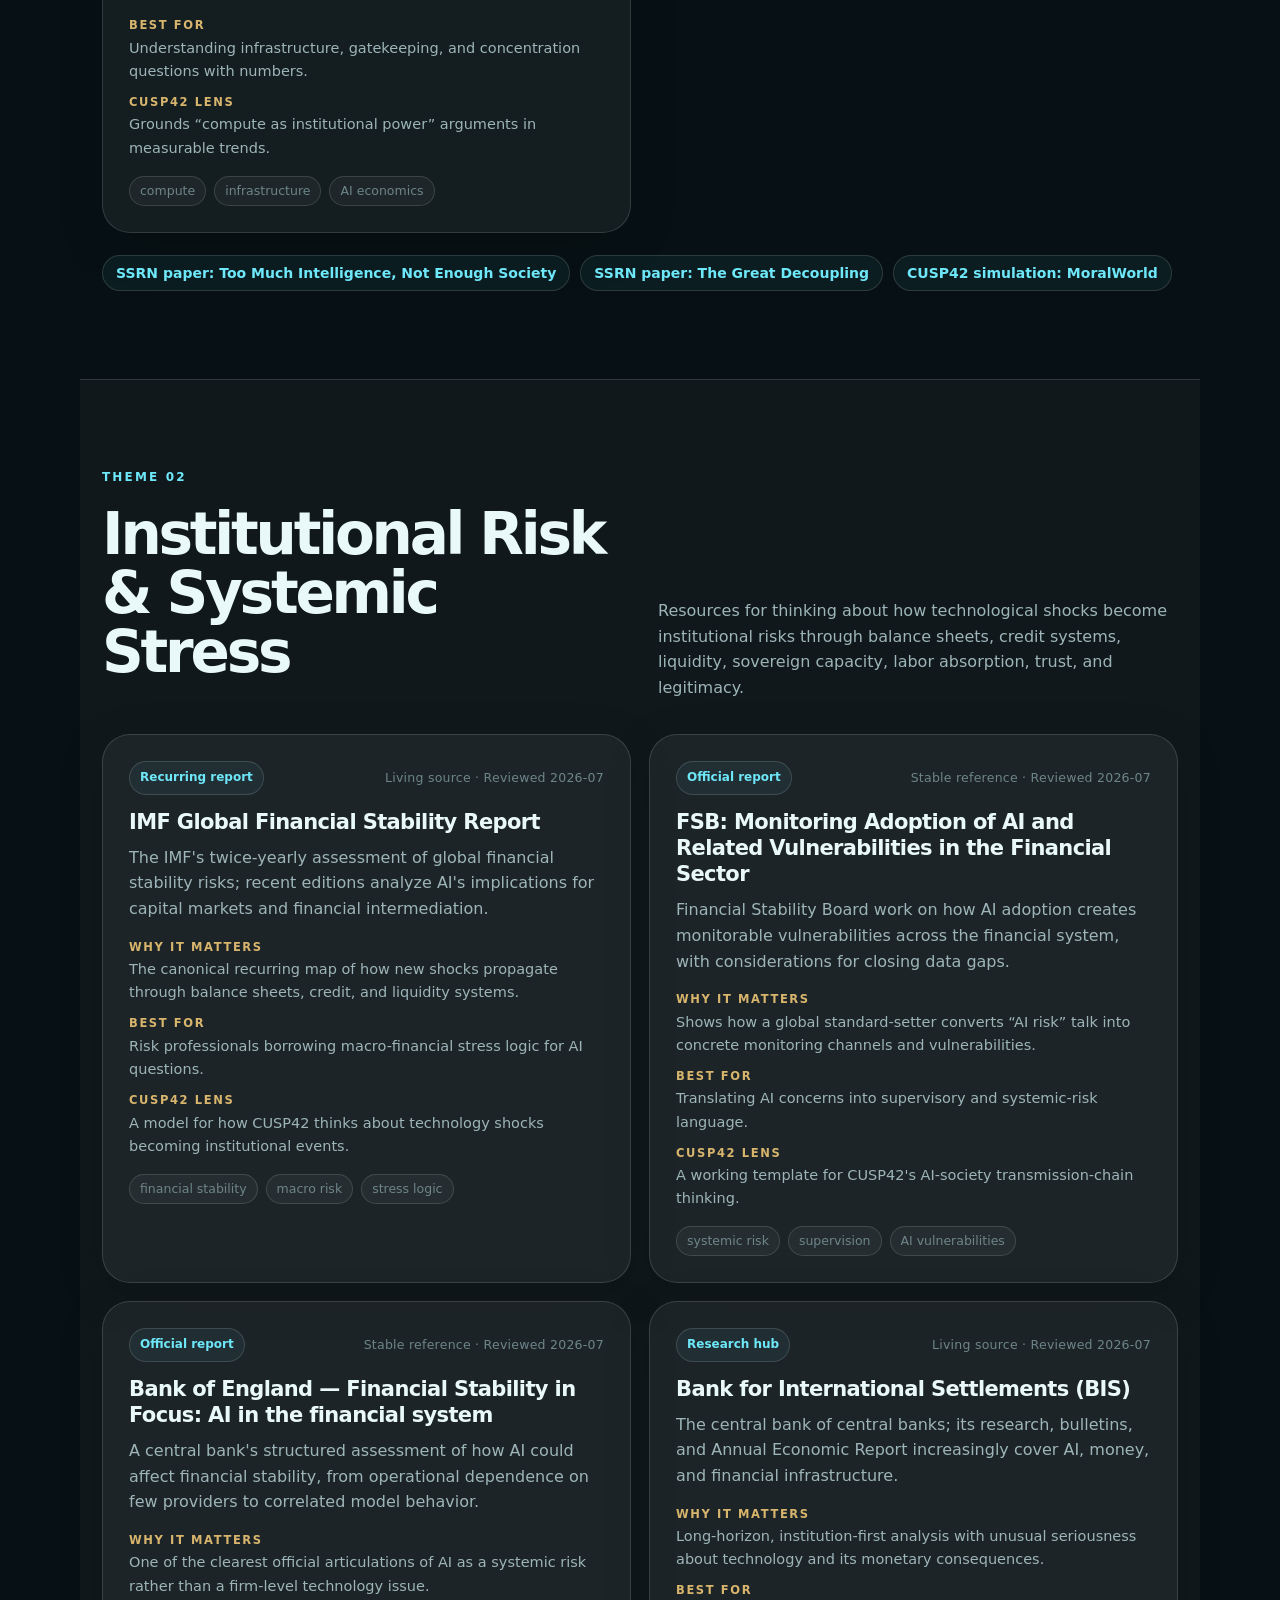
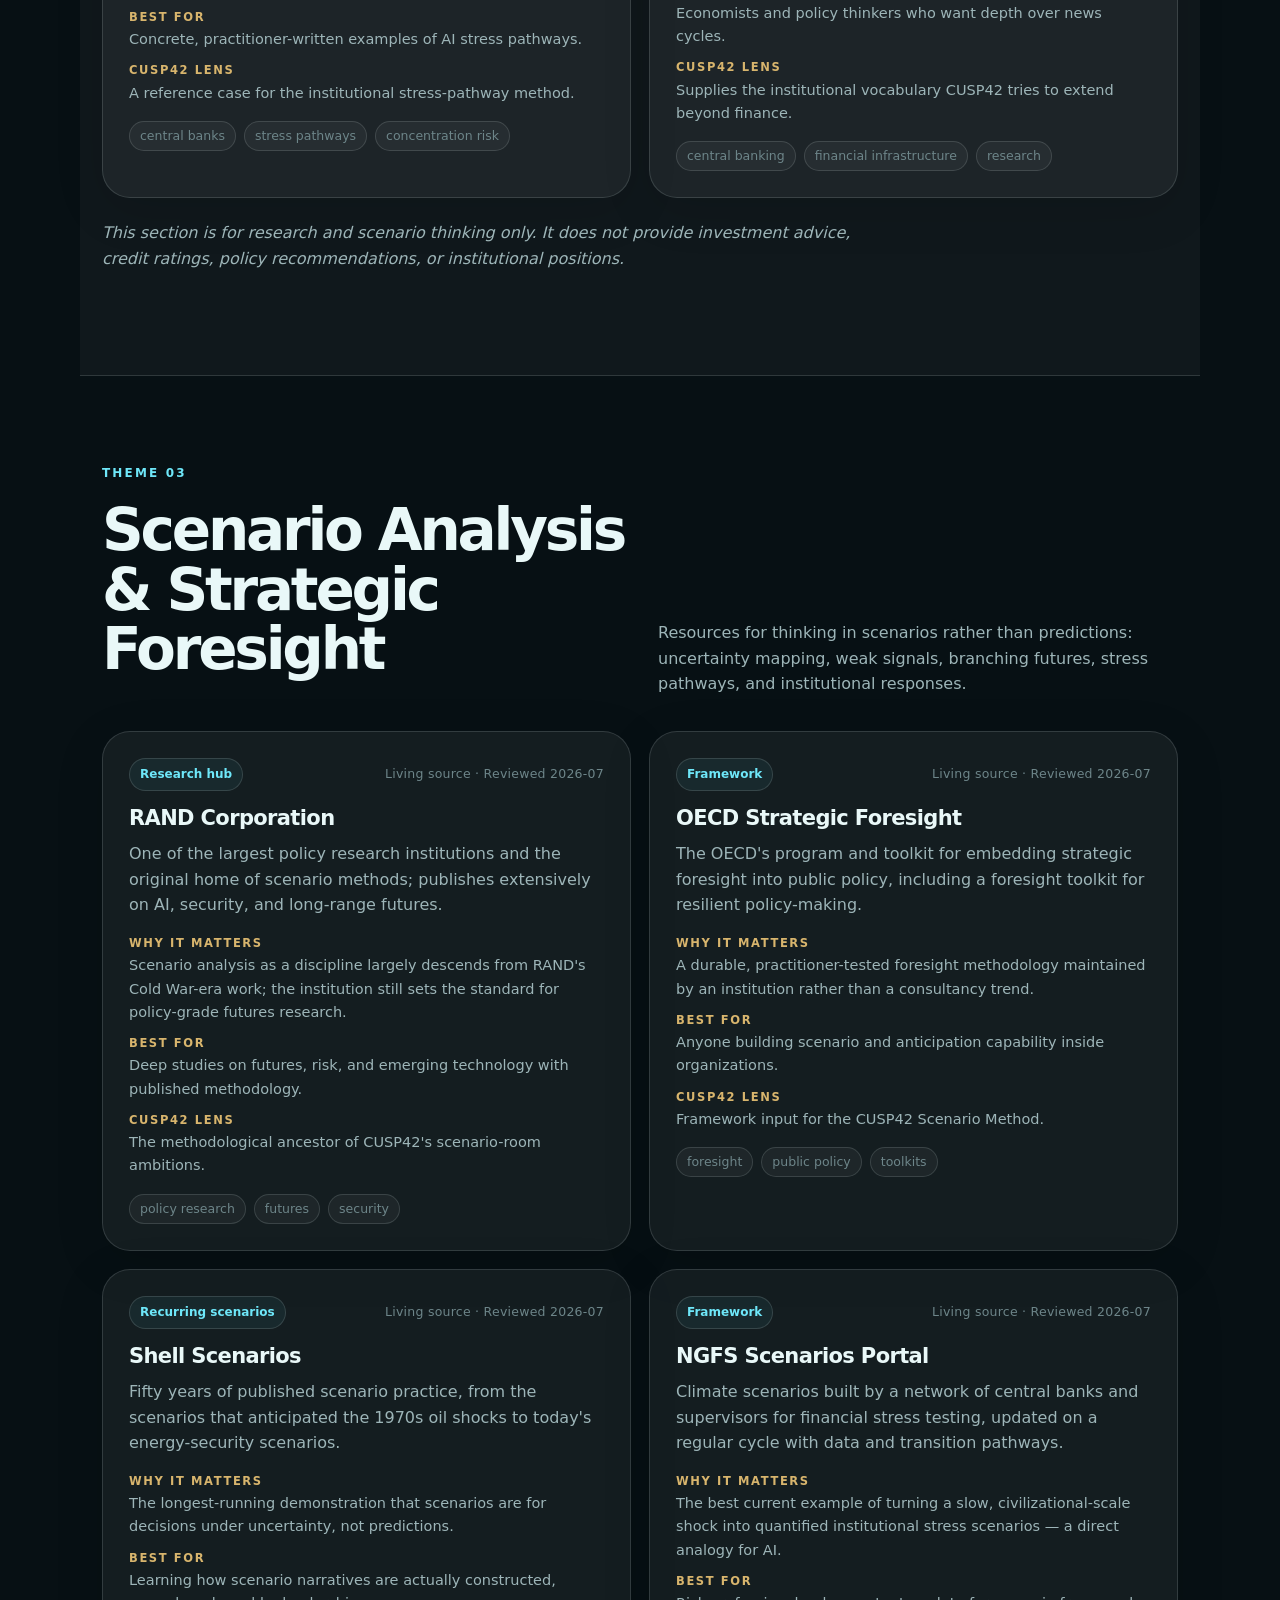
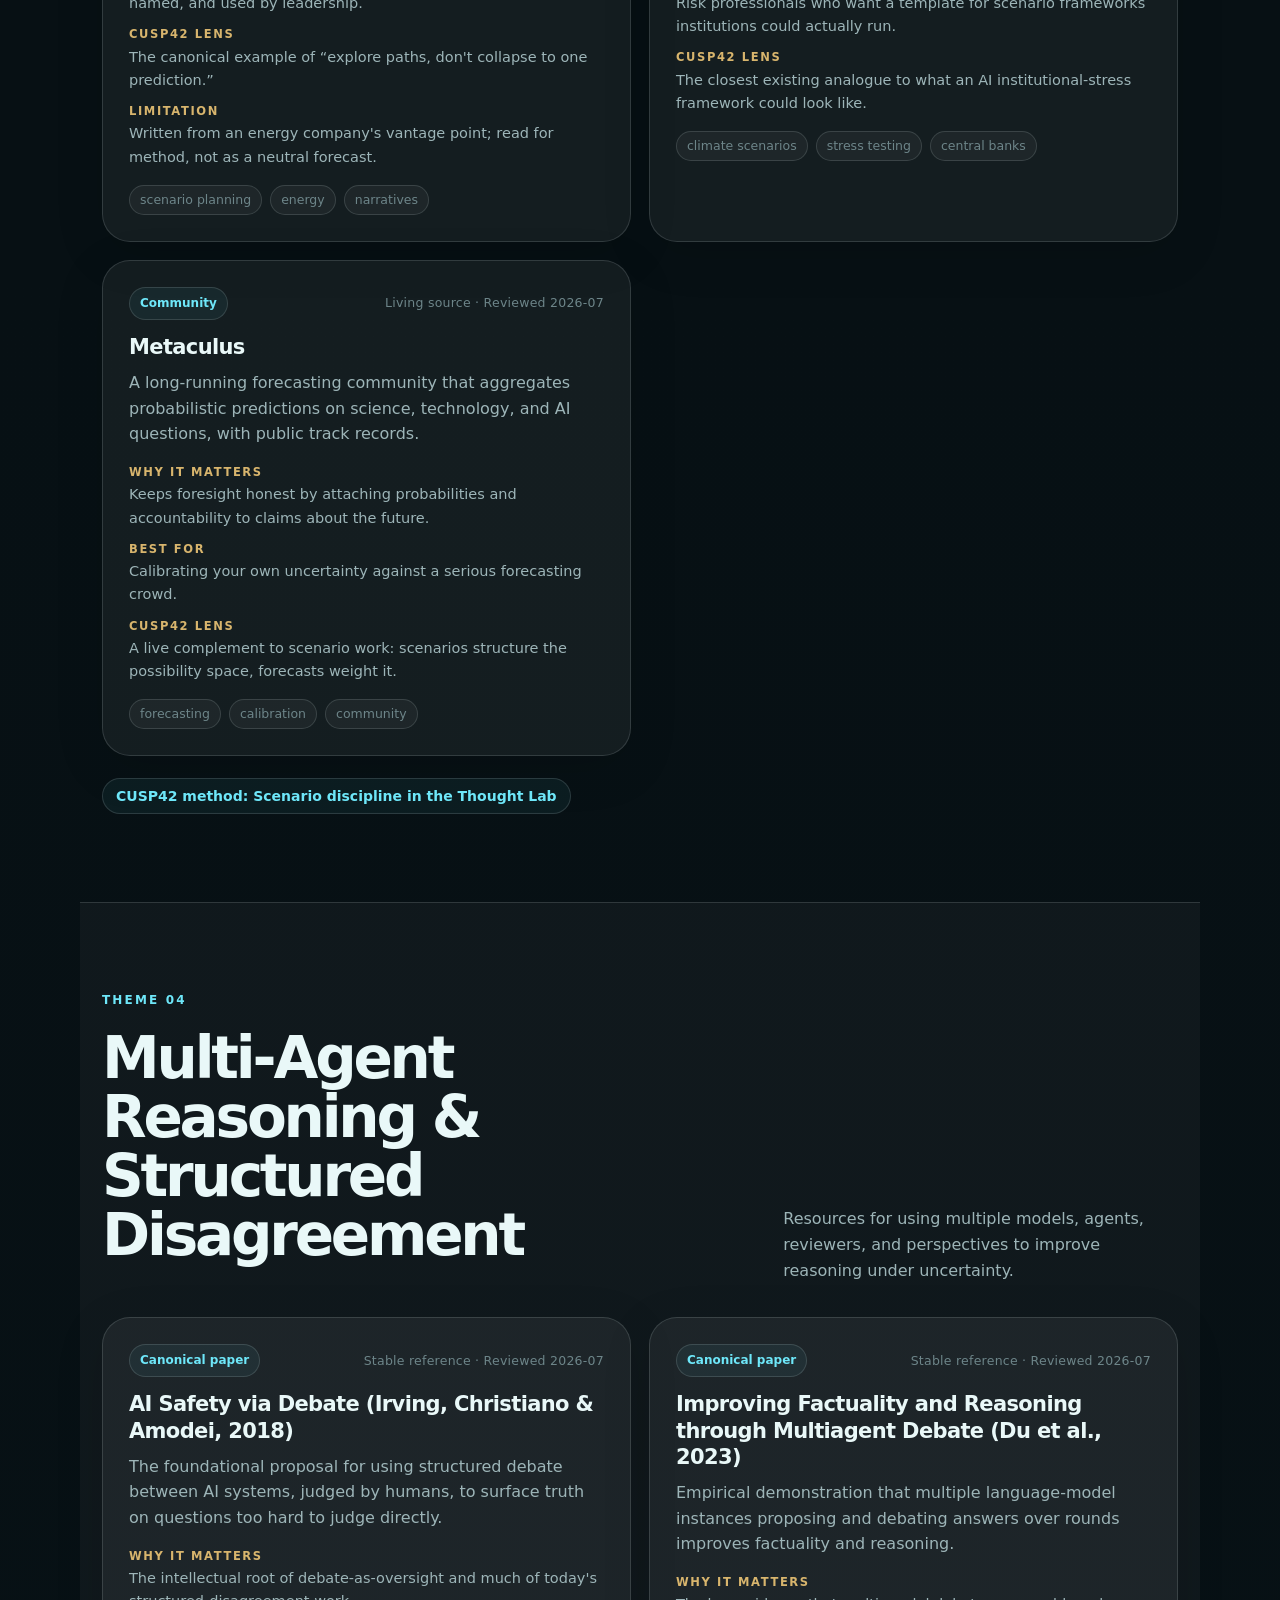
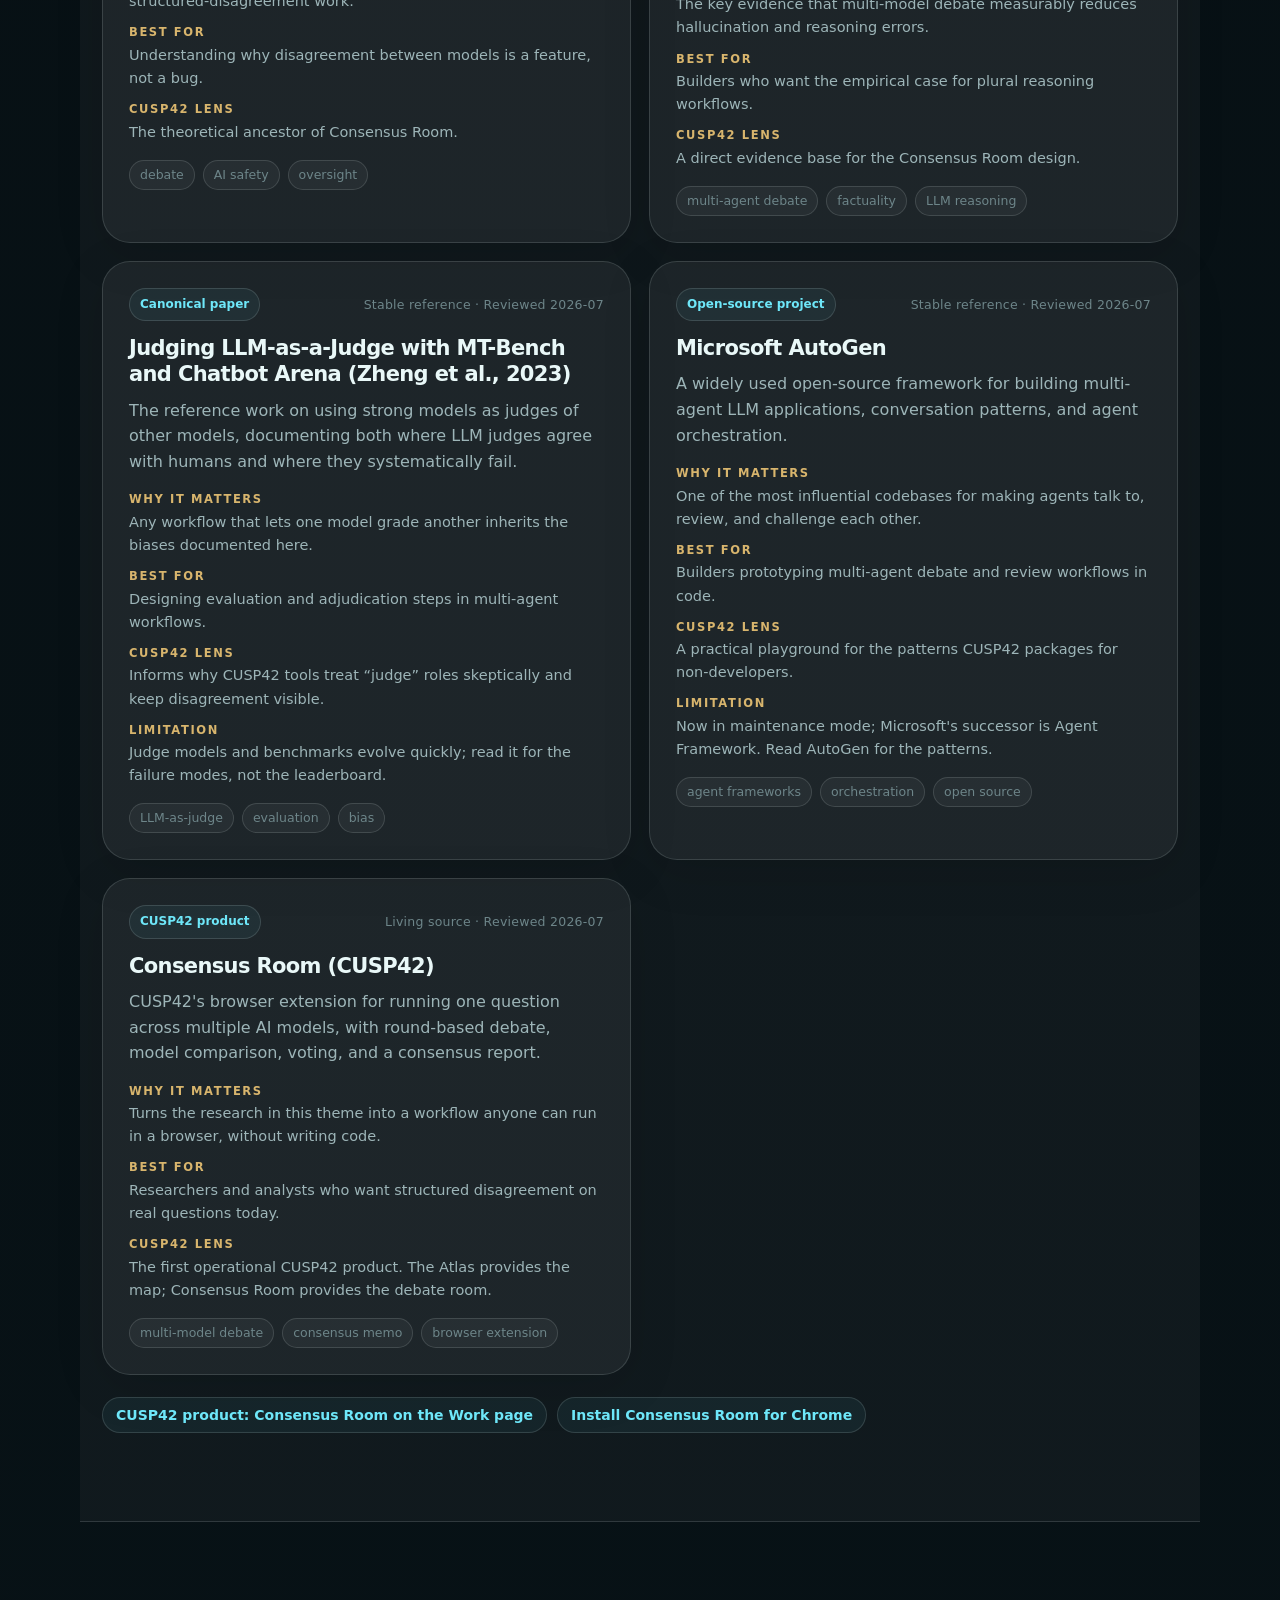
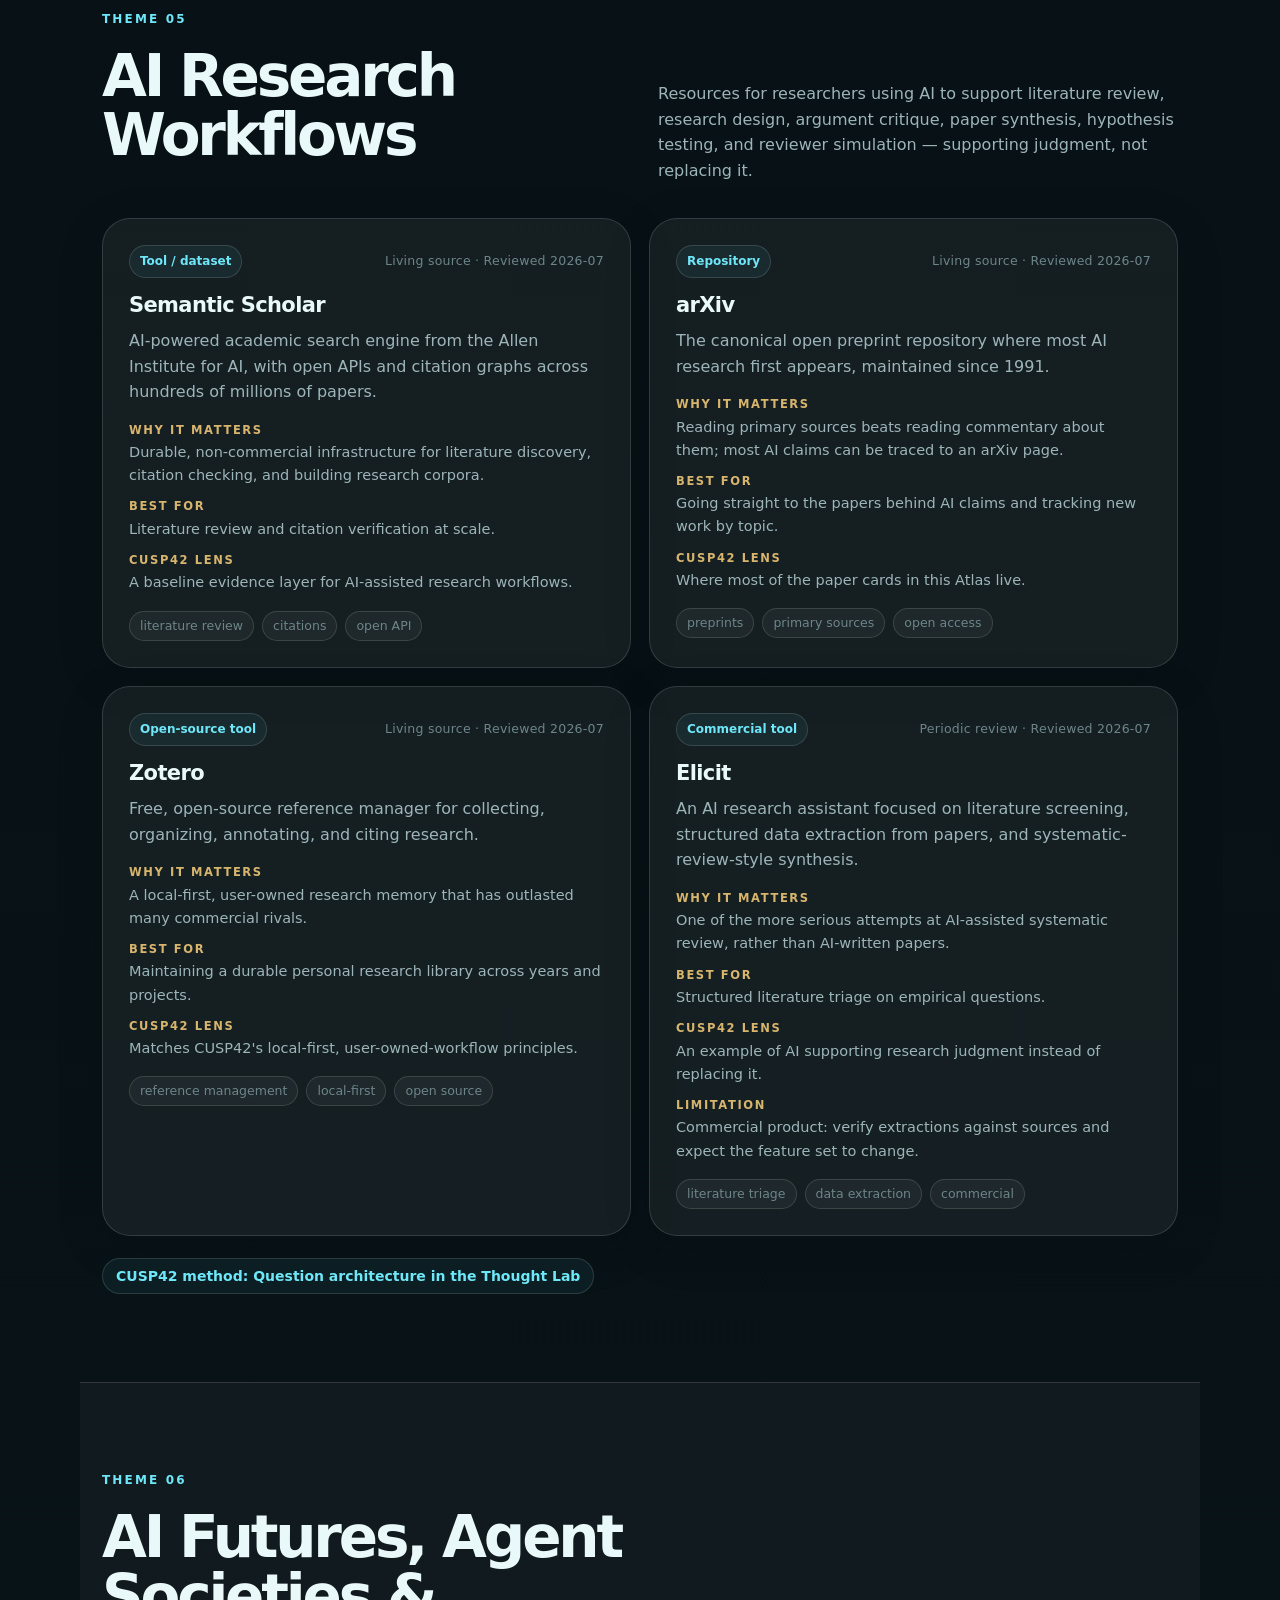
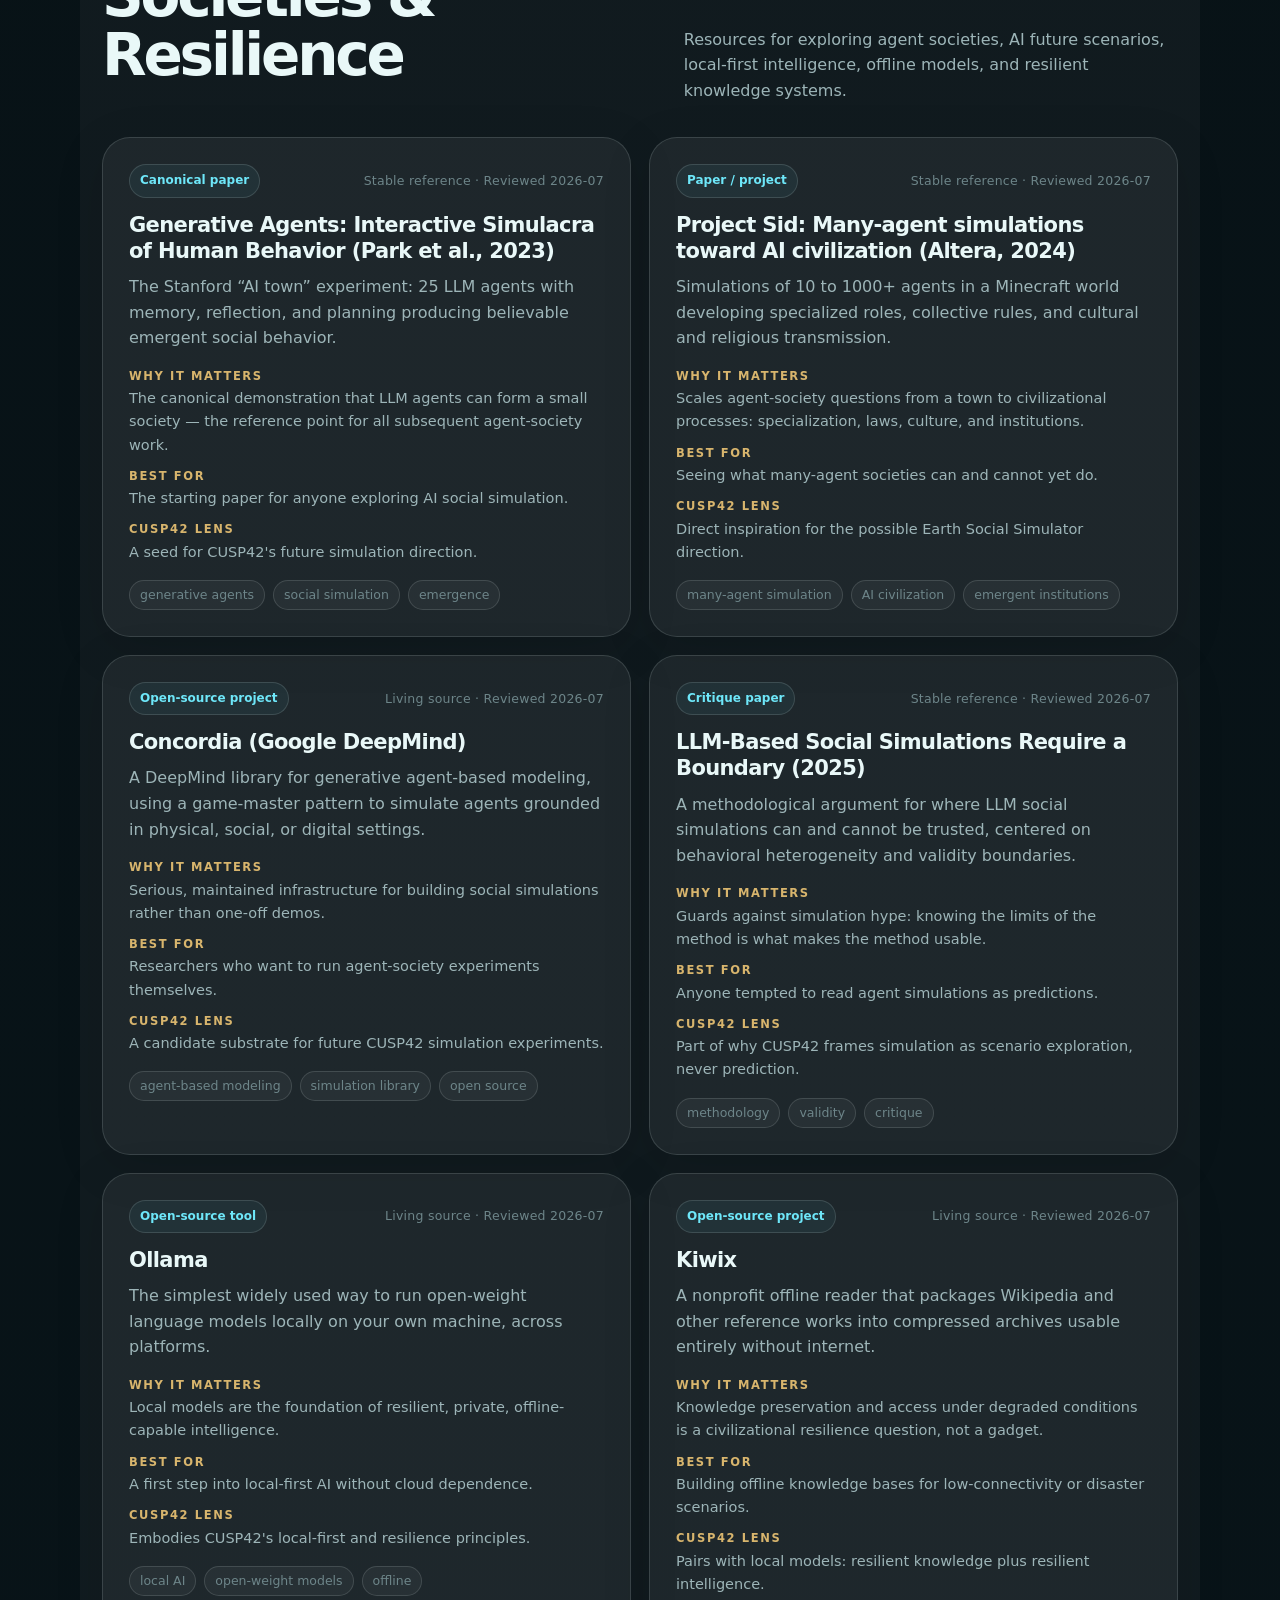
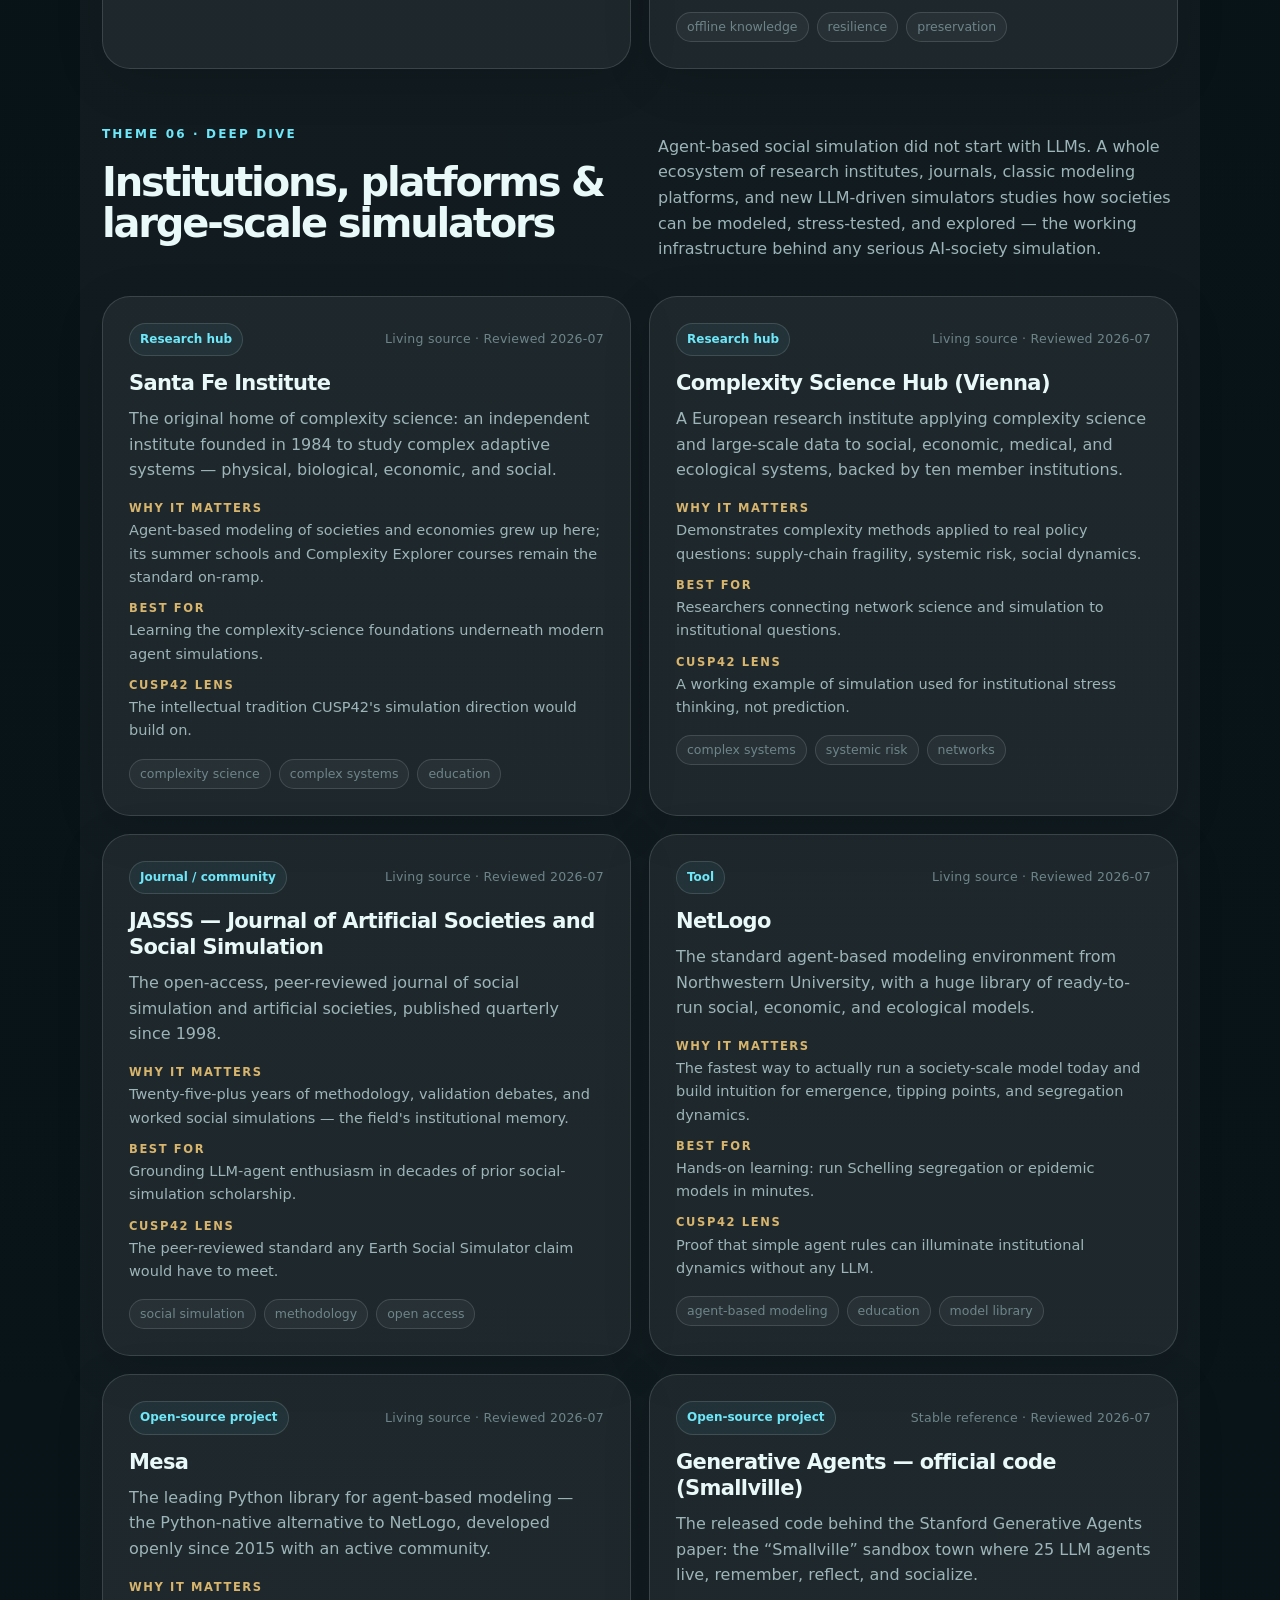
<file: atlas.html>
<!doctype html>
<html lang="en">
<head>
  <meta charset="utf-8" />
  <meta name="viewport" content="width=device-width, initial-scale=1" />
  <title>Atlas — CUSP42 Labs</title>
  <meta name="description" content="The CUSP42 Atlas: curated organisations, datasets and monitors on AI, society and institutional risk." />
  <link rel="canonical" href="https://cusp42.com/atlas.html" />
  <meta property="og:title" content="Atlas — CUSP42 Labs" />
  <meta property="og:description" content="The CUSP42 Atlas: curated organisations, datasets and monitors on AI, society and institutional risk." />
  <meta property="og:type" content="website" />
  <meta property="og:url" content="https://cusp42.com/atlas.html" />
  <meta property="og:image" content="https://cusp42.com/assets/cusp42-hero.jpg" />
  <meta name="twitter:card" content="summary_large_image" />
  <meta name="twitter:title" content="Atlas — CUSP42 Labs" />
  <meta name="twitter:description" content="The CUSP42 Atlas: curated organisations, datasets and monitors on AI, society and institutional risk." />
  <meta name="twitter:image" content="https://cusp42.com/assets/cusp42-hero.jpg" />
  <link rel="icon" href="assets/favicon.png" type="image/png" />
  <link rel="stylesheet" href="assets/styles.css" />
  <link rel="stylesheet" href="assets/v2.css" />
  <script type="application/ld+json">
{
  "@context": "https://schema.org",
  "@type": "CollectionPage",
  "name": "CUSP42 Atlas",
  "url": "https://cusp42.com/atlas.html",
  "description": "A curated gateway for AI, institutional risk, political economy, multi-agent reasoning, and scenario analysis. CUSP42 Atlas maps durable research hubs, canonical papers, recurring reports, open-source projects, and frameworks for people studying how AI changes institutions, economies, risk systems, and long-horizon futures.",
  "isPartOf": {
    "@type": "WebSite",
    "name": "CUSP42 Labs",
    "url": "https://cusp42.com/"
  },
  "dateModified": "2026-07-03",
  "about": [
    "AI institutional risk",
    "AI political economy",
    "scenario analysis",
    "strategic foresight",
    "multi-agent reasoning",
    "structured disagreement",
    "AI research workflows",
    "agent society simulation",
    "local-first AI",
    "institutional resilience"
  ],
  "mainEntity": {
    "@type": "ItemList",
    "name": "CUSP42 Atlas curated resources",
    "numberOfItems": 38,
    "itemListElement": [
      {
        "@type": "ListItem",
        "position": 1,
        "name": "Stanford HAI AI Index",
        "url": "https://hai.stanford.edu/ai-index"
      },
      {
        "@type": "ListItem",
        "position": 2,
        "name": "MIT Stone Center on Inequality and Shaping the Future of Work",
        "url": "https://shapingwork.mit.edu/"
      },
      {
        "@type": "ListItem",
        "position": 3,
        "name": "OECD.AI Policy Observatory",
        "url": "https://oecd.ai/en/"
      },
      {
        "@type": "ListItem",
        "position": 4,
        "name": "Anthropic Economic Index",
        "url": "https://www.anthropic.com/economic-index"
      },
      {
        "@type": "ListItem",
        "position": 5,
        "name": "Epoch AI",
        "url": "https://epoch.ai/"
      },
      {
        "@type": "ListItem",
        "position": 6,
        "name": "IMF Global Financial Stability Report",
        "url": "https://www.imf.org/en/publications/gfsr"
      },
      {
        "@type": "ListItem",
        "position": 7,
        "name": "FSB: Monitoring Adoption of Artificial Intelligence and Related Vulnerabilities in the Financial Sector",
        "url": "https://www.fsb.org/2025/10/monitoring-adoption-of-artificial-intelligence-and-related-vulnerabilities-in-the-financial-sector/"
      },
      {
        "@type": "ListItem",
        "position": 8,
        "name": "Bank of England — Financial Stability in Focus: Artificial intelligence in the financial system",
        "url": "https://www.bankofengland.co.uk/financial-stability-in-focus/2025/april-2025"
      },
      {
        "@type": "ListItem",
        "position": 9,
        "name": "Bank for International Settlements (BIS)",
        "url": "https://www.bis.org/"
      },
      {
        "@type": "ListItem",
        "position": 10,
        "name": "RAND Corporation",
        "url": "https://www.rand.org/"
      },
      {
        "@type": "ListItem",
        "position": 11,
        "name": "OECD Strategic Foresight",
        "url": "https://www.oecd.org/en/about/programmes/strategic-foresight.html"
      },
      {
        "@type": "ListItem",
        "position": 12,
        "name": "Shell Scenarios",
        "url": "https://www.shell.com/news-and-insights/scenarios.html"
      },
      {
        "@type": "ListItem",
        "position": 13,
        "name": "NGFS Scenarios Portal",
        "url": "https://www.ngfs.net/ngfs-scenarios-portal/"
      },
      {
        "@type": "ListItem",
        "position": 14,
        "name": "Metaculus",
        "url": "https://www.metaculus.com/"
      },
      {
        "@type": "ListItem",
        "position": 15,
        "name": "AI Safety via Debate (Irving, Christiano & Amodei, 2018)",
        "url": "https://arxiv.org/abs/1805.00899"
      },
      {
        "@type": "ListItem",
        "position": 16,
        "name": "Improving Factuality and Reasoning in Language Models through Multiagent Debate (Du et al., 2023)",
        "url": "https://arxiv.org/abs/2305.14325"
      },
      {
        "@type": "ListItem",
        "position": 17,
        "name": "Judging LLM-as-a-Judge with MT-Bench and Chatbot Arena (Zheng et al., 2023)",
        "url": "https://arxiv.org/abs/2306.05685"
      },
      {
        "@type": "ListItem",
        "position": 18,
        "name": "Microsoft AutoGen",
        "url": "https://github.com/microsoft/autogen"
      },
      {
        "@type": "ListItem",
        "position": 19,
        "name": "Consensus Room (CUSP42)",
        "url": "https://consensus.cusp42.com/"
      },
      {
        "@type": "ListItem",
        "position": 20,
        "name": "Semantic Scholar",
        "url": "https://www.semanticscholar.org/"
      },
      {
        "@type": "ListItem",
        "position": 21,
        "name": "arXiv",
        "url": "https://arxiv.org/"
      },
      {
        "@type": "ListItem",
        "position": 22,
        "name": "Zotero",
        "url": "https://www.zotero.org/"
      },
      {
        "@type": "ListItem",
        "position": 23,
        "name": "Elicit",
        "url": "https://elicit.com/"
      },
      {
        "@type": "ListItem",
        "position": 24,
        "name": "Generative Agents: Interactive Simulacra of Human Behavior (Park et al., 2023)",
        "url": "https://arxiv.org/abs/2304.03442"
      },
      {
        "@type": "ListItem",
        "position": 25,
        "name": "Project Sid: Many-agent simulations toward AI civilization (Altera, 2024)",
        "url": "https://arxiv.org/abs/2411.00114"
      },
      {
        "@type": "ListItem",
        "position": 26,
        "name": "Concordia (Google DeepMind)",
        "url": "https://github.com/google-deepmind/concordia"
      },
      {
        "@type": "ListItem",
        "position": 27,
        "name": "LLM-Based Social Simulations Require a Boundary (2025)",
        "url": "https://arxiv.org/abs/2506.19806"
      },
      {
        "@type": "ListItem",
        "position": 28,
        "name": "Ollama",
        "url": "https://ollama.com/"
      },
      {
        "@type": "ListItem",
        "position": 29,
        "name": "Kiwix",
        "url": "https://kiwix.org/en/"
      },
      {
        "@type": "ListItem",
        "position": 30,
        "name": "Santa Fe Institute",
        "url": "https://www.santafe.edu/"
      },
      {
        "@type": "ListItem",
        "position": 31,
        "name": "Complexity Science Hub (Vienna)",
        "url": "https://csh.ac.at/"
      },
      {
        "@type": "ListItem",
        "position": 32,
        "name": "JASSS — Journal of Artificial Societies and Social Simulation",
        "url": "https://www.jasss.org/"
      },
      {
        "@type": "ListItem",
        "position": 33,
        "name": "NetLogo",
        "url": "https://netlogo.org/"
      },
      {
        "@type": "ListItem",
        "position": 34,
        "name": "Mesa (Python agent-based modeling)",
        "url": "https://github.com/projectmesa/mesa"
      },
      {
        "@type": "ListItem",
        "position": 35,
        "name": "Generative Agents — official code (Smallville)",
        "url": "https://github.com/joonspk-research/generative_agents"
      },
      {
        "@type": "ListItem",
        "position": 36,
        "name": "Generative Agent Simulations of 1,000 People (Park et al., 2024)",
        "url": "https://arxiv.org/abs/2411.10109"
      },
      {
        "@type": "ListItem",
        "position": 37,
        "name": "AgentSociety (Tsinghua FIB Lab)",
        "url": "https://github.com/tsinghua-fib-lab/AgentSociety"
      },
      {
        "@type": "ListItem",
        "position": 38,
        "name": "OASIS (CAMEL-AI)",
        "url": "https://github.com/camel-ai/oasis"
      }
    ]
  }
}
  </script>
  <script type="application/ld+json">
{
  "@context": "https://schema.org",
  "@type": "BreadcrumbList",
  "itemListElement": [
    {
      "@type": "ListItem",
      "position": 1,
      "name": "Home",
      "item": "https://cusp42.com/"
    },
    {
      "@type": "ListItem",
      "position": 2,
      "name": "Atlas",
      "item": "https://cusp42.com/atlas.html"
    }
  ]
}
  </script>
</head>
<body>
  <header class="site-header">
    <nav class="nav" aria-label="Primary navigation">
      <a class="brand brand-lockup" href="index.html" aria-label="CUSP42 Labs home"><img src="assets/cusp42-logo-lockup.png" alt="CUSP42 Labs" /></a>
      <button class="nav-toggle" type="button" aria-expanded="false">Menu</button>
      <div class="nav-links"><a href="index.html">Home</a><a href="https://cari.cusp42.com/">CARI</a><a href="moralworld.html">MoralWorld</a><a href="lab.html">Lab</a><a href="library.html">Library</a><a href="atlas.html" aria-current="page">Atlas</a><a href="about.html">About</a><a href="contact.html">Contact</a></div>
    </nav>
  </header>

  <main>
    <section class="section page-hero">
      <p class="eyebrow">Atlas</p>
      <h1>CUSP42 Atlas</h1>
      <p class="lede">A curated gateway for AI, institutional risk, political economy, multi-agent reasoning, and scenario analysis.</p>
      <p class="copy">CUSP42 Atlas is a map for people studying how artificial intelligence changes institutions, economies, risk systems, research workflows, and long-horizon futures. It is not a generic AI tools directory. It is a curated entry point into serious research hubs, durable frameworks, canonical papers, useful tools, communities, and CUSP42's own methods for plural reasoning and scenario analysis.</p>
      <p class="atlas-updated">Last updated: July 2026 · Resources reviewed: 2026-07</p>
      <div class="cta-row compact">
        <a class="button primary" href="#pathways">Start with a pathway</a>
        <a class="button" href="#themes">Browse by theme</a>
      </div>
    </section>

    <section class="section band">
      <div class="section-head">
        <div>
          <p class="eyebrow">Why this exists</p>
          <h2 class="section-title">The hard part is not finding more links.</h2>
        </div>
        <p class="copy">The hard part is finding the right starting points across fields that do not normally talk to each other.</p>
      </div>
      <div class="grid two">
        <article class="feature">
          <h3>AI is no longer only a technical subject</h3>
          <p>It is becoming an institutional, economic, political, and social subject. Understanding it now requires economics, risk thinking, foresight methods, and agent research — not just model benchmarks.</p>
        </article>
        <article class="feature">
          <h3>The Atlas connects the fields</h3>
          <p>AI research, political economy, institutional risk, scenario analysis, multi-agent reasoning, social simulation, and resilient intelligence systems — mapped as one territory, with CUSP42's own reading of why each source matters.</p>
        </article>
      </div>
    </section>

    <section class="section" id="pathways">
      <div class="section-head">
        <div>
          <p class="eyebrow">Start with a pathway</p>
          <h2 class="section-title">Six ways into the territory.</h2>
        </div>
        <p class="copy">The Atlas is a router, not a directory. Pick the pathway closest to your question, start with the named sources, then go deeper in the matching theme below.</p>
      </div>
      <div class="grid three">
        <article class="card">
          <span class="tag">Political economy</span>
          <h3>Researchers studying AI and political economy</h3>
          <p>Question: how is AI changing labor, distribution, and institutional power? Start with the <a href="#society-political-economy">MIT Stone Center and the Stanford AI Index</a>, then use OECD.AI to see how states actually respond.</p>
          <div class="mini-links"><a href="https://papers.ssrn.com/sol3/results.cfm?txtKey_Words=The+Great+Decoupling" target="_blank" rel="noopener">Related paper (SSRN): The Great Decoupling</a></div>
        </article>
        <article class="card">
          <span class="tag">Foresight</span>
          <h3>Scenario analysts studying AI futures</h3>
          <p>Question: how do I explore AI futures without pretending to predict? Start with <a href="#scenario-foresight">Shell Scenarios and OECD Strategic Foresight</a> for method, then NGFS for a quantified institutional template.</p>
          <div class="mini-links"><a href="lab.html">Related method: CUSP42 Scenario Method</a></div>
        </article>
        <article class="card">
          <span class="tag">Risk &amp; policy</span>
          <h3>Risk, economics, and policy professionals</h3>
          <p>Question: how does a technology shock become an institutional event? Start with the <a href="#institutional-risk">IMF Global Financial Stability Report and the Bank of England's AI assessment</a>, then borrow their stress logic for AI questions.</p>
          <div class="mini-links"><a href="library.html#ai-and-the-human-future">Related reading: AI and the human future</a></div>
        </article>
        <article class="card">
          <span class="tag">Builders</span>
          <h3>Builders exploring multi-agent reasoning workflows</h3>
          <p>Question: how do I make disagreement between models useful? Start with the <a href="#multi-agent-reasoning">multiagent debate paper (Du et al.) and AutoGen</a>, then try a working debate room in your browser.</p>
          <div class="mini-links"><a href="lab.html">Related product: Consensus Room</a></div>
        </article>
        <article class="card">
          <span class="tag">Simulation</span>
          <h3>People exploring AI society simulation</h3>
          <p>Question: what can agent societies actually tell us? Read <a href="#futures-resilience">Generative Agents first, then Project Sid</a>, and read the boundary critique before trusting any simulation result.</p>
          <div class="mini-links"><a href="library.html">Related direction: AI Society Simulation</a></div>
        </article>
        <article class="card">
          <span class="tag">Resilience</span>
          <h3>People exploring resilient, local-first AI</h3>
          <p>Question: what does intelligence look like when the cloud is unavailable? Start with <a href="#futures-resilience">Ollama for local models and Kiwix for offline knowledge</a>, then treat them as one resilience stack.</p>
          <div class="mini-links"><a href="about.html">Related principle: Local-first when possible</a></div>
        </article>
      </div>
    </section>

    <section class="section band" id="themes">
      <div class="section-head">
        <div>
          <p class="eyebrow">Browse by theme</p>
          <h2 class="section-title">Six themes, one territory.</h2>
        </div>
        <p class="copy">Each theme lists a small number of durable sources with CUSP42's reading of why they matter, who they help, and how they connect to the rest of the map.</p>
      </div>
      <div class="mini-links">
        <a href="#society-political-economy">1 · AI, Society &amp; Political Economy</a>
        <a href="#institutional-risk">2 · Institutional Risk &amp; Systemic Stress</a>
        <a href="#scenario-foresight">3 · Scenario Analysis &amp; Strategic Foresight</a>
        <a href="#multi-agent-reasoning">4 · Multi-Agent Reasoning &amp; Structured Disagreement</a>
        <a href="#research-workflows">5 · AI Research Workflows</a>
        <a href="#futures-resilience">6 · AI Futures, Agent Societies &amp; Resilience</a>
      </div>
    </section>

    <section class="section atlas-theme" id="society-political-economy">
      <div class="section-head">
        <div>
          <p class="eyebrow">Theme 01</p>
          <h2 class="section-title">AI, Society &amp; Political Economy</h2>
        </div>
        <p class="copy">Resources for understanding AI not only as a technology, but as a political-economic force affecting labor, distribution, capital, governance, state capacity, legitimacy, and institutional trust.</p>
      </div>
      <div class="grid two">
        <article class="atlas-card">
          <div class="atlas-card-top"><span class="tag">Recurring report</span><span class="atlas-meta">Living source · Reviewed 2026-07</span></div>
          <h4><a href="https://hai.stanford.edu/ai-index" target="_blank" rel="noopener">Stanford HAI AI Index</a></h4>
          <p class="atlas-summary">Annual, data-driven report from the Stanford Institute for Human-Centered AI tracking AI's technical progress, economic influence, and societal impact.</p>
          <dl class="atlas-fields">
            <div><dt>Why it matters</dt><dd>One of the few durable, self-updating baselines for claims about where AI actually is, cited by governments and researchers alike.</dd></div>
            <div><dt>Best for</dt><dd>Grounding AI-and-society arguments in shared data before debating interpretations.</dd></div>
            <div><dt>CUSP42 lens</dt><dd>A common evidence base for scenario baselines and structured-debate prompts.</dd></div>
          </dl>
          <div class="atlas-tags"><span>AI trends</span><span>economy</span><span>policy data</span></div>
        </article>
        <article class="atlas-card">
          <div class="atlas-card-top"><span class="tag">Research hub</span><span class="atlas-meta">Living source · Reviewed 2026-07</span></div>
          <h4><a href="https://shapingwork.mit.edu/" target="_blank" rel="noopener">MIT Stone Center on Inequality and Shaping the Future of Work</a></h4>
          <p class="atlas-summary">MIT research center co-directed by Daron Acemoglu, David Autor, and Simon Johnson, studying how technology reshapes labor markets, inequality, and institutions.</p>
          <dl class="atlas-fields">
            <div><dt>Why it matters</dt><dd>The most rigorous economics program on automation, labor absorption, and the institutional direction of technological change.</dd></div>
            <div><dt>Best for</dt><dd>Researchers working on AI, labor, and distribution who want frontier economics rather than commentary.</dd></div>
            <div><dt>CUSP42 lens</dt><dd>Anchors CUSP42's labor-absorption and institutional-adaptation questions in serious scholarship.</dd></div>
          </dl>
          <div class="atlas-tags"><span>labor</span><span>inequality</span><span>institutions</span></div>
        </article>
        <article class="atlas-card">
          <div class="atlas-card-top"><span class="tag">Policy portal</span><span class="atlas-meta">Living source · Reviewed 2026-07</span></div>
          <h4><a href="https://oecd.ai/en/" target="_blank" rel="noopener">OECD.AI Policy Observatory</a></h4>
          <p class="atlas-summary">The OECD's living portal of national AI policies, governance initiatives, and near-real-time indicators on AI research, jobs, skills, and investment.</p>
          <dl class="atlas-fields">
            <div><dt>Why it matters</dt><dd>Tracks how states actually respond to AI — hundreds of documented policies — rather than what commentators predict they will do.</dd></div>
            <div><dt>Best for</dt><dd>Policy professionals comparing governance approaches across jurisdictions.</dd></div>
            <div><dt>CUSP42 lens</dt><dd>A source of real institutional responses to feed scenario and stress-pathway thinking.</dd></div>
          </dl>
          <div class="atlas-tags"><span>AI governance</span><span>state capacity</span><span>comparative policy</span></div>
        </article>
        <article class="atlas-card">
          <div class="atlas-card-top"><span class="tag">Recurring report</span><span class="atlas-meta">Living source · Reviewed 2026-07</span></div>
          <h4><a href="https://www.anthropic.com/economic-index" target="_blank" rel="noopener">Anthropic Economic Index</a></h4>
          <p class="atlas-summary">Recurring reports and open data tracking how AI assistants are actually used across occupations, tasks, and geographies.</p>
          <dl class="atlas-fields">
            <div><dt>Why it matters</dt><dd>Usage-based evidence on AI's penetration into real work, available well ahead of official labor statistics.</dd></div>
            <div><dt>Best for</dt><dd>Analysts who want adoption data rather than adoption anecdotes.</dd></div>
            <div><dt>CUSP42 lens</dt><dd>Empirical input for CUSP42's labor and distribution scenarios.</dd></div>
            <div><dt>Limitation</dt><dd>Single-provider data: it reflects one company's user base and methodology.</dd></div>
          </dl>
          <div class="atlas-tags"><span>AI adoption</span><span>labor</span><span>open data</span></div>
        </article>
        <article class="atlas-card">
          <div class="atlas-card-top"><span class="tag">Research hub</span><span class="atlas-meta">Living source · Reviewed 2026-07</span></div>
          <h4><a href="https://epoch.ai/" target="_blank" rel="noopener">Epoch AI</a></h4>
          <p class="atlas-summary">Research group publishing data and analysis on compute, frontier models, hardware, data centers, and the economics of AI development.</p>
          <dl class="atlas-fields">
            <div><dt>Why it matters</dt><dd>Compute, energy, and capital are the physical substrate of AI power; Epoch measures them instead of speculating about them.</dd></div>
            <div><dt>Best for</dt><dd>Understanding infrastructure, gatekeeping, and concentration questions with numbers.</dd></div>
            <div><dt>CUSP42 lens</dt><dd>Grounds &ldquo;compute as institutional power&rdquo; arguments in measurable trends.</dd></div>
          </dl>
          <div class="atlas-tags"><span>compute</span><span>infrastructure</span><span>AI economics</span></div>
        </article>
      </div>
      <div class="mini-links" style="margin-top: 22px;">
        <a href="https://papers.ssrn.com/sol3/results.cfm?txtKey_Words=Too+Much+Intelligence%2C+Not+Enough+Society" target="_blank" rel="noopener">SSRN paper: Too Much Intelligence, Not Enough Society</a>
        <a href="https://papers.ssrn.com/sol3/results.cfm?txtKey_Words=The+Great+Decoupling" target="_blank" rel="noopener">SSRN paper: The Great Decoupling</a>
        <a href="moralworld.html">CUSP42 simulation: MoralWorld</a>
      </div>
    </section>

    <section class="section band atlas-theme" id="institutional-risk">
      <div class="section-head">
        <div>
          <p class="eyebrow">Theme 02</p>
          <h2 class="section-title">Institutional Risk &amp; Systemic Stress</h2>
        </div>
        <p class="copy">Resources for thinking about how technological shocks become institutional risks through balance sheets, credit systems, liquidity, sovereign capacity, labor absorption, trust, and legitimacy.</p>
      </div>
      <div class="grid two">
        <article class="atlas-card">
          <div class="atlas-card-top"><span class="tag">Recurring report</span><span class="atlas-meta">Living source · Reviewed 2026-07</span></div>
          <h4><a href="https://www.imf.org/en/publications/gfsr" target="_blank" rel="noopener">IMF Global Financial Stability Report</a></h4>
          <p class="atlas-summary">The IMF's twice-yearly assessment of global financial stability risks; recent editions analyze AI's implications for capital markets and financial intermediation.</p>
          <dl class="atlas-fields">
            <div><dt>Why it matters</dt><dd>The canonical recurring map of how new shocks propagate through balance sheets, credit, and liquidity systems.</dd></div>
            <div><dt>Best for</dt><dd>Risk professionals borrowing macro-financial stress logic for AI questions.</dd></div>
            <div><dt>CUSP42 lens</dt><dd>A model for how CUSP42 thinks about technology shocks becoming institutional events.</dd></div>
          </dl>
          <div class="atlas-tags"><span>financial stability</span><span>macro risk</span><span>stress logic</span></div>
        </article>
        <article class="atlas-card">
          <div class="atlas-card-top"><span class="tag">Official report</span><span class="atlas-meta">Stable reference · Reviewed 2026-07</span></div>
          <h4><a href="https://www.fsb.org/2025/10/monitoring-adoption-of-artificial-intelligence-and-related-vulnerabilities-in-the-financial-sector/" target="_blank" rel="noopener">FSB: Monitoring Adoption of AI and Related Vulnerabilities in the Financial Sector</a></h4>
          <p class="atlas-summary">Financial Stability Board work on how AI adoption creates monitorable vulnerabilities across the financial system, with considerations for closing data gaps.</p>
          <dl class="atlas-fields">
            <div><dt>Why it matters</dt><dd>Shows how a global standard-setter converts &ldquo;AI risk&rdquo; talk into concrete monitoring channels and vulnerabilities.</dd></div>
            <div><dt>Best for</dt><dd>Translating AI concerns into supervisory and systemic-risk language.</dd></div>
            <div><dt>CUSP42 lens</dt><dd>A working template for CUSP42's AI-society transmission-chain thinking.</dd></div>
          </dl>
          <div class="atlas-tags"><span>systemic risk</span><span>supervision</span><span>AI vulnerabilities</span></div>
        </article>
        <article class="atlas-card">
          <div class="atlas-card-top"><span class="tag">Official report</span><span class="atlas-meta">Stable reference · Reviewed 2026-07</span></div>
          <h4><a href="https://www.bankofengland.co.uk/financial-stability-in-focus/2025/april-2025" target="_blank" rel="noopener">Bank of England — Financial Stability in Focus: AI in the financial system</a></h4>
          <p class="atlas-summary">A central bank's structured assessment of how AI could affect financial stability, from operational dependence on few providers to correlated model behavior.</p>
          <dl class="atlas-fields">
            <div><dt>Why it matters</dt><dd>One of the clearest official articulations of AI as a systemic risk rather than a firm-level technology issue.</dd></div>
            <div><dt>Best for</dt><dd>Concrete, practitioner-written examples of AI stress pathways.</dd></div>
            <div><dt>CUSP42 lens</dt><dd>A reference case for the institutional stress-pathway method.</dd></div>
          </dl>
          <div class="atlas-tags"><span>central banks</span><span>stress pathways</span><span>concentration risk</span></div>
        </article>
        <article class="atlas-card">
          <div class="atlas-card-top"><span class="tag">Research hub</span><span class="atlas-meta">Living source · Reviewed 2026-07</span></div>
          <h4><a href="https://www.bis.org/" target="_blank" rel="noopener">Bank for International Settlements (BIS)</a></h4>
          <p class="atlas-summary">The central bank of central banks; its research, bulletins, and Annual Economic Report increasingly cover AI, money, and financial infrastructure.</p>
          <dl class="atlas-fields">
            <div><dt>Why it matters</dt><dd>Long-horizon, institution-first analysis with unusual seriousness about technology and its monetary consequences.</dd></div>
            <div><dt>Best for</dt><dd>Economists and policy thinkers who want depth over news cycles.</dd></div>
            <div><dt>CUSP42 lens</dt><dd>Supplies the institutional vocabulary CUSP42 tries to extend beyond finance.</dd></div>
          </dl>
          <div class="atlas-tags"><span>central banking</span><span>financial infrastructure</span><span>research</span></div>
        </article>
      </div>
      <p class="copy" style="margin-top: 22px;"><em>This section is for research and scenario thinking only. It does not provide investment advice, credit ratings, policy recommendations, or institutional positions.</em></p>
    </section>

    <section class="section atlas-theme" id="scenario-foresight">
      <div class="section-head">
        <div>
          <p class="eyebrow">Theme 03</p>
          <h2 class="section-title">Scenario Analysis &amp; Strategic Foresight</h2>
        </div>
        <p class="copy">Resources for thinking in scenarios rather than predictions: uncertainty mapping, weak signals, branching futures, stress pathways, and institutional responses.</p>
      </div>
      <div class="grid two">
        <article class="atlas-card">
          <div class="atlas-card-top"><span class="tag">Research hub</span><span class="atlas-meta">Living source · Reviewed 2026-07</span></div>
          <h4><a href="https://www.rand.org/" target="_blank" rel="noopener">RAND Corporation</a></h4>
          <p class="atlas-summary">One of the largest policy research institutions and the original home of scenario methods; publishes extensively on AI, security, and long-range futures.</p>
          <dl class="atlas-fields">
            <div><dt>Why it matters</dt><dd>Scenario analysis as a discipline largely descends from RAND's Cold War-era work; the institution still sets the standard for policy-grade futures research.</dd></div>
            <div><dt>Best for</dt><dd>Deep studies on futures, risk, and emerging technology with published methodology.</dd></div>
            <div><dt>CUSP42 lens</dt><dd>The methodological ancestor of CUSP42's scenario-room ambitions.</dd></div>
          </dl>
          <div class="atlas-tags"><span>policy research</span><span>futures</span><span>security</span></div>
        </article>
        <article class="atlas-card">
          <div class="atlas-card-top"><span class="tag">Framework</span><span class="atlas-meta">Living source · Reviewed 2026-07</span></div>
          <h4><a href="https://www.oecd.org/en/about/programmes/strategic-foresight.html" target="_blank" rel="noopener">OECD Strategic Foresight</a></h4>
          <p class="atlas-summary">The OECD's program and toolkit for embedding strategic foresight into public policy, including a foresight toolkit for resilient policy-making.</p>
          <dl class="atlas-fields">
            <div><dt>Why it matters</dt><dd>A durable, practitioner-tested foresight methodology maintained by an institution rather than a consultancy trend.</dd></div>
            <div><dt>Best for</dt><dd>Anyone building scenario and anticipation capability inside organizations.</dd></div>
            <div><dt>CUSP42 lens</dt><dd>Framework input for the CUSP42 Scenario Method.</dd></div>
          </dl>
          <div class="atlas-tags"><span>foresight</span><span>public policy</span><span>toolkits</span></div>
        </article>
        <article class="atlas-card">
          <div class="atlas-card-top"><span class="tag">Recurring scenarios</span><span class="atlas-meta">Living source · Reviewed 2026-07</span></div>
          <h4><a href="https://www.shell.com/news-and-insights/scenarios.html" target="_blank" rel="noopener">Shell Scenarios</a></h4>
          <p class="atlas-summary">Fifty years of published scenario practice, from the scenarios that anticipated the 1970s oil shocks to today's energy-security scenarios.</p>
          <dl class="atlas-fields">
            <div><dt>Why it matters</dt><dd>The longest-running demonstration that scenarios are for decisions under uncertainty, not predictions.</dd></div>
            <div><dt>Best for</dt><dd>Learning how scenario narratives are actually constructed, named, and used by leadership.</dd></div>
            <div><dt>CUSP42 lens</dt><dd>The canonical example of &ldquo;explore paths, don't collapse to one prediction.&rdquo;</dd></div>
            <div><dt>Limitation</dt><dd>Written from an energy company's vantage point; read for method, not as a neutral forecast.</dd></div>
          </dl>
          <div class="atlas-tags"><span>scenario planning</span><span>energy</span><span>narratives</span></div>
        </article>
        <article class="atlas-card">
          <div class="atlas-card-top"><span class="tag">Framework</span><span class="atlas-meta">Living source · Reviewed 2026-07</span></div>
          <h4><a href="https://www.ngfs.net/ngfs-scenarios-portal/" target="_blank" rel="noopener">NGFS Scenarios Portal</a></h4>
          <p class="atlas-summary">Climate scenarios built by a network of central banks and supervisors for financial stress testing, updated on a regular cycle with data and transition pathways.</p>
          <dl class="atlas-fields">
            <div><dt>Why it matters</dt><dd>The best current example of turning a slow, civilizational-scale shock into quantified institutional stress scenarios — a direct analogy for AI.</dd></div>
            <div><dt>Best for</dt><dd>Risk professionals who want a template for scenario frameworks institutions could actually run.</dd></div>
            <div><dt>CUSP42 lens</dt><dd>The closest existing analogue to what an AI institutional-stress framework could look like.</dd></div>
          </dl>
          <div class="atlas-tags"><span>climate scenarios</span><span>stress testing</span><span>central banks</span></div>
        </article>
        <article class="atlas-card">
          <div class="atlas-card-top"><span class="tag">Community</span><span class="atlas-meta">Living source · Reviewed 2026-07</span></div>
          <h4><a href="https://www.metaculus.com/" target="_blank" rel="noopener">Metaculus</a></h4>
          <p class="atlas-summary">A long-running forecasting community that aggregates probabilistic predictions on science, technology, and AI questions, with public track records.</p>
          <dl class="atlas-fields">
            <div><dt>Why it matters</dt><dd>Keeps foresight honest by attaching probabilities and accountability to claims about the future.</dd></div>
            <div><dt>Best for</dt><dd>Calibrating your own uncertainty against a serious forecasting crowd.</dd></div>
            <div><dt>CUSP42 lens</dt><dd>A live complement to scenario work: scenarios structure the possibility space, forecasts weight it.</dd></div>
          </dl>
          <div class="atlas-tags"><span>forecasting</span><span>calibration</span><span>community</span></div>
        </article>
      </div>
      <div class="mini-links" style="margin-top: 22px;">
        <a href="lab.html">CUSP42 method: Scenario discipline in the Thought Lab</a>
      </div>
    </section>

    <section class="section band atlas-theme" id="multi-agent-reasoning">
      <div class="section-head">
        <div>
          <p class="eyebrow">Theme 04</p>
          <h2 class="section-title">Multi-Agent Reasoning &amp; Structured Disagreement</h2>
        </div>
        <p class="copy">Resources for using multiple models, agents, reviewers, and perspectives to improve reasoning under uncertainty.</p>
      </div>
      <div class="grid two">
        <article class="atlas-card">
          <div class="atlas-card-top"><span class="tag">Canonical paper</span><span class="atlas-meta">Stable reference · Reviewed 2026-07</span></div>
          <h4><a href="https://arxiv.org/abs/1805.00899" target="_blank" rel="noopener">AI Safety via Debate (Irving, Christiano &amp; Amodei, 2018)</a></h4>
          <p class="atlas-summary">The foundational proposal for using structured debate between AI systems, judged by humans, to surface truth on questions too hard to judge directly.</p>
          <dl class="atlas-fields">
            <div><dt>Why it matters</dt><dd>The intellectual root of debate-as-oversight and much of today's structured-disagreement work.</dd></div>
            <div><dt>Best for</dt><dd>Understanding why disagreement between models is a feature, not a bug.</dd></div>
            <div><dt>CUSP42 lens</dt><dd>The theoretical ancestor of Consensus Room.</dd></div>
          </dl>
          <div class="atlas-tags"><span>debate</span><span>AI safety</span><span>oversight</span></div>
        </article>
        <article class="atlas-card">
          <div class="atlas-card-top"><span class="tag">Canonical paper</span><span class="atlas-meta">Stable reference · Reviewed 2026-07</span></div>
          <h4><a href="https://arxiv.org/abs/2305.14325" target="_blank" rel="noopener">Improving Factuality and Reasoning through Multiagent Debate (Du et al., 2023)</a></h4>
          <p class="atlas-summary">Empirical demonstration that multiple language-model instances proposing and debating answers over rounds improves factuality and reasoning.</p>
          <dl class="atlas-fields">
            <div><dt>Why it matters</dt><dd>The key evidence that multi-model debate measurably reduces hallucination and reasoning errors.</dd></div>
            <div><dt>Best for</dt><dd>Builders who want the empirical case for plural reasoning workflows.</dd></div>
            <div><dt>CUSP42 lens</dt><dd>A direct evidence base for the Consensus Room design.</dd></div>
          </dl>
          <div class="atlas-tags"><span>multi-agent debate</span><span>factuality</span><span>LLM reasoning</span></div>
        </article>
        <article class="atlas-card">
          <div class="atlas-card-top"><span class="tag">Canonical paper</span><span class="atlas-meta">Stable reference · Reviewed 2026-07</span></div>
          <h4><a href="https://arxiv.org/abs/2306.05685" target="_blank" rel="noopener">Judging LLM-as-a-Judge with MT-Bench and Chatbot Arena (Zheng et al., 2023)</a></h4>
          <p class="atlas-summary">The reference work on using strong models as judges of other models, documenting both where LLM judges agree with humans and where they systematically fail.</p>
          <dl class="atlas-fields">
            <div><dt>Why it matters</dt><dd>Any workflow that lets one model grade another inherits the biases documented here.</dd></div>
            <div><dt>Best for</dt><dd>Designing evaluation and adjudication steps in multi-agent workflows.</dd></div>
            <div><dt>CUSP42 lens</dt><dd>Informs why CUSP42 tools treat &ldquo;judge&rdquo; roles skeptically and keep disagreement visible.</dd></div>
            <div><dt>Limitation</dt><dd>Judge models and benchmarks evolve quickly; read it for the failure modes, not the leaderboard.</dd></div>
          </dl>
          <div class="atlas-tags"><span>LLM-as-judge</span><span>evaluation</span><span>bias</span></div>
        </article>
        <article class="atlas-card">
          <div class="atlas-card-top"><span class="tag">Open-source project</span><span class="atlas-meta">Stable reference · Reviewed 2026-07</span></div>
          <h4><a href="https://github.com/microsoft/autogen" target="_blank" rel="noopener">Microsoft AutoGen</a></h4>
          <p class="atlas-summary">A widely used open-source framework for building multi-agent LLM applications, conversation patterns, and agent orchestration.</p>
          <dl class="atlas-fields">
            <div><dt>Why it matters</dt><dd>One of the most influential codebases for making agents talk to, review, and challenge each other.</dd></div>
            <div><dt>Best for</dt><dd>Builders prototyping multi-agent debate and review workflows in code.</dd></div>
            <div><dt>CUSP42 lens</dt><dd>A practical playground for the patterns CUSP42 packages for non-developers.</dd></div>
            <div><dt>Limitation</dt><dd>Now in maintenance mode; Microsoft's successor is Agent Framework. Read AutoGen for the patterns.</dd></div>
          </dl>
          <div class="atlas-tags"><span>agent frameworks</span><span>orchestration</span><span>open source</span></div>
        </article>
        <article class="atlas-card">
          <div class="atlas-card-top"><span class="tag">CUSP42 product</span><span class="atlas-meta">Living source · Reviewed 2026-07</span></div>
          <h4><a href="https://consensus.cusp42.com/" target="_blank" rel="noopener">Consensus Room (CUSP42)</a></h4>
          <p class="atlas-summary">CUSP42's browser extension for running one question across multiple AI models, with round-based debate, model comparison, voting, and a consensus report.</p>
          <dl class="atlas-fields">
            <div><dt>Why it matters</dt><dd>Turns the research in this theme into a workflow anyone can run in a browser, without writing code.</dd></div>
            <div><dt>Best for</dt><dd>Researchers and analysts who want structured disagreement on real questions today.</dd></div>
            <div><dt>CUSP42 lens</dt><dd>The first operational CUSP42 product. The Atlas provides the map; Consensus Room provides the debate room.</dd></div>
          </dl>
          <div class="atlas-tags"><span>multi-model debate</span><span>consensus memo</span><span>browser extension</span></div>
        </article>
      </div>
      <div class="mini-links" style="margin-top: 22px;">
        <a href="lab.html">CUSP42 product: Consensus Room on the Work page</a>
        <a href="https://chromewebstore.google.com/detail/consensus-room-multi-ai-d/emdbnpaicikiaceimoacjlfijgjemebk" target="_blank" rel="noopener">Install Consensus Room for Chrome</a>
      </div>
    </section>

    <section class="section atlas-theme" id="research-workflows">
      <div class="section-head">
        <div>
          <p class="eyebrow">Theme 05</p>
          <h2 class="section-title">AI Research Workflows</h2>
        </div>
        <p class="copy">Resources for researchers using AI to support literature review, research design, argument critique, paper synthesis, hypothesis testing, and reviewer simulation — supporting judgment, not replacing it.</p>
      </div>
      <div class="grid two">
        <article class="atlas-card">
          <div class="atlas-card-top"><span class="tag">Tool / dataset</span><span class="atlas-meta">Living source · Reviewed 2026-07</span></div>
          <h4><a href="https://www.semanticscholar.org/" target="_blank" rel="noopener">Semantic Scholar</a></h4>
          <p class="atlas-summary">AI-powered academic search engine from the Allen Institute for AI, with open APIs and citation graphs across hundreds of millions of papers.</p>
          <dl class="atlas-fields">
            <div><dt>Why it matters</dt><dd>Durable, non-commercial infrastructure for literature discovery, citation checking, and building research corpora.</dd></div>
            <div><dt>Best for</dt><dd>Literature review and citation verification at scale.</dd></div>
            <div><dt>CUSP42 lens</dt><dd>A baseline evidence layer for AI-assisted research workflows.</dd></div>
          </dl>
          <div class="atlas-tags"><span>literature review</span><span>citations</span><span>open API</span></div>
        </article>
        <article class="atlas-card">
          <div class="atlas-card-top"><span class="tag">Repository</span><span class="atlas-meta">Living source · Reviewed 2026-07</span></div>
          <h4><a href="https://arxiv.org/" target="_blank" rel="noopener">arXiv</a></h4>
          <p class="atlas-summary">The canonical open preprint repository where most AI research first appears, maintained since 1991.</p>
          <dl class="atlas-fields">
            <div><dt>Why it matters</dt><dd>Reading primary sources beats reading commentary about them; most AI claims can be traced to an arXiv page.</dd></div>
            <div><dt>Best for</dt><dd>Going straight to the papers behind AI claims and tracking new work by topic.</dd></div>
            <div><dt>CUSP42 lens</dt><dd>Where most of the paper cards in this Atlas live.</dd></div>
          </dl>
          <div class="atlas-tags"><span>preprints</span><span>primary sources</span><span>open access</span></div>
        </article>
        <article class="atlas-card">
          <div class="atlas-card-top"><span class="tag">Open-source tool</span><span class="atlas-meta">Living source · Reviewed 2026-07</span></div>
          <h4><a href="https://www.zotero.org/" target="_blank" rel="noopener">Zotero</a></h4>
          <p class="atlas-summary">Free, open-source reference manager for collecting, organizing, annotating, and citing research.</p>
          <dl class="atlas-fields">
            <div><dt>Why it matters</dt><dd>A local-first, user-owned research memory that has outlasted many commercial rivals.</dd></div>
            <div><dt>Best for</dt><dd>Maintaining a durable personal research library across years and projects.</dd></div>
            <div><dt>CUSP42 lens</dt><dd>Matches CUSP42's local-first, user-owned-workflow principles.</dd></div>
          </dl>
          <div class="atlas-tags"><span>reference management</span><span>local-first</span><span>open source</span></div>
        </article>
        <article class="atlas-card">
          <div class="atlas-card-top"><span class="tag">Commercial tool</span><span class="atlas-meta">Periodic review · Reviewed 2026-07</span></div>
          <h4><a href="https://elicit.com/" target="_blank" rel="noopener">Elicit</a></h4>
          <p class="atlas-summary">An AI research assistant focused on literature screening, structured data extraction from papers, and systematic-review-style synthesis.</p>
          <dl class="atlas-fields">
            <div><dt>Why it matters</dt><dd>One of the more serious attempts at AI-assisted systematic review, rather than AI-written papers.</dd></div>
            <div><dt>Best for</dt><dd>Structured literature triage on empirical questions.</dd></div>
            <div><dt>CUSP42 lens</dt><dd>An example of AI supporting research judgment instead of replacing it.</dd></div>
            <div><dt>Limitation</dt><dd>Commercial product: verify extractions against sources and expect the feature set to change.</dd></div>
          </dl>
          <div class="atlas-tags"><span>literature triage</span><span>data extraction</span><span>commercial</span></div>
        </article>
      </div>
      <div class="mini-links" style="margin-top: 22px;">
        <a href="lab.html">CUSP42 method: Question architecture in the Thought Lab</a>
      </div>
    </section>

    <section class="section band atlas-theme" id="futures-resilience">
      <div class="section-head">
        <div>
          <p class="eyebrow">Theme 06</p>
          <h2 class="section-title">AI Futures, Agent Societies &amp; Resilience</h2>
        </div>
        <p class="copy">Resources for exploring agent societies, AI future scenarios, local-first intelligence, offline models, and resilient knowledge systems.</p>
      </div>
      <div class="grid two">
        <article class="atlas-card">
          <div class="atlas-card-top"><span class="tag">Canonical paper</span><span class="atlas-meta">Stable reference · Reviewed 2026-07</span></div>
          <h4><a href="https://arxiv.org/abs/2304.03442" target="_blank" rel="noopener">Generative Agents: Interactive Simulacra of Human Behavior (Park et al., 2023)</a></h4>
          <p class="atlas-summary">The Stanford &ldquo;AI town&rdquo; experiment: 25 LLM agents with memory, reflection, and planning producing believable emergent social behavior.</p>
          <dl class="atlas-fields">
            <div><dt>Why it matters</dt><dd>The canonical demonstration that LLM agents can form a small society — the reference point for all subsequent agent-society work.</dd></div>
            <div><dt>Best for</dt><dd>The starting paper for anyone exploring AI social simulation.</dd></div>
            <div><dt>CUSP42 lens</dt><dd>A seed for CUSP42's future simulation direction.</dd></div>
          </dl>
          <div class="atlas-tags"><span>generative agents</span><span>social simulation</span><span>emergence</span></div>
        </article>
        <article class="atlas-card">
          <div class="atlas-card-top"><span class="tag">Paper / project</span><span class="atlas-meta">Stable reference · Reviewed 2026-07</span></div>
          <h4><a href="https://arxiv.org/abs/2411.00114" target="_blank" rel="noopener">Project Sid: Many-agent simulations toward AI civilization (Altera, 2024)</a></h4>
          <p class="atlas-summary">Simulations of 10 to 1000+ agents in a Minecraft world developing specialized roles, collective rules, and cultural and religious transmission.</p>
          <dl class="atlas-fields">
            <div><dt>Why it matters</dt><dd>Scales agent-society questions from a town to civilizational processes: specialization, laws, culture, and institutions.</dd></div>
            <div><dt>Best for</dt><dd>Seeing what many-agent societies can and cannot yet do.</dd></div>
            <div><dt>CUSP42 lens</dt><dd>Direct inspiration for the possible Earth Social Simulator direction.</dd></div>
          </dl>
          <div class="atlas-tags"><span>many-agent simulation</span><span>AI civilization</span><span>emergent institutions</span></div>
        </article>
        <article class="atlas-card">
          <div class="atlas-card-top"><span class="tag">Open-source project</span><span class="atlas-meta">Living source · Reviewed 2026-07</span></div>
          <h4><a href="https://github.com/google-deepmind/concordia" target="_blank" rel="noopener">Concordia (Google DeepMind)</a></h4>
          <p class="atlas-summary">A DeepMind library for generative agent-based modeling, using a game-master pattern to simulate agents grounded in physical, social, or digital settings.</p>
          <dl class="atlas-fields">
            <div><dt>Why it matters</dt><dd>Serious, maintained infrastructure for building social simulations rather than one-off demos.</dd></div>
            <div><dt>Best for</dt><dd>Researchers who want to run agent-society experiments themselves.</dd></div>
            <div><dt>CUSP42 lens</dt><dd>A candidate substrate for future CUSP42 simulation experiments.</dd></div>
          </dl>
          <div class="atlas-tags"><span>agent-based modeling</span><span>simulation library</span><span>open source</span></div>
        </article>
        <article class="atlas-card">
          <div class="atlas-card-top"><span class="tag">Critique paper</span><span class="atlas-meta">Stable reference · Reviewed 2026-07</span></div>
          <h4><a href="https://arxiv.org/abs/2506.19806" target="_blank" rel="noopener">LLM-Based Social Simulations Require a Boundary (2025)</a></h4>
          <p class="atlas-summary">A methodological argument for where LLM social simulations can and cannot be trusted, centered on behavioral heterogeneity and validity boundaries.</p>
          <dl class="atlas-fields">
            <div><dt>Why it matters</dt><dd>Guards against simulation hype: knowing the limits of the method is what makes the method usable.</dd></div>
            <div><dt>Best for</dt><dd>Anyone tempted to read agent simulations as predictions.</dd></div>
            <div><dt>CUSP42 lens</dt><dd>Part of why CUSP42 frames simulation as scenario exploration, never prediction.</dd></div>
          </dl>
          <div class="atlas-tags"><span>methodology</span><span>validity</span><span>critique</span></div>
        </article>
        <article class="atlas-card">
          <div class="atlas-card-top"><span class="tag">Open-source tool</span><span class="atlas-meta">Living source · Reviewed 2026-07</span></div>
          <h4><a href="https://ollama.com/" target="_blank" rel="noopener">Ollama</a></h4>
          <p class="atlas-summary">The simplest widely used way to run open-weight language models locally on your own machine, across platforms.</p>
          <dl class="atlas-fields">
            <div><dt>Why it matters</dt><dd>Local models are the foundation of resilient, private, offline-capable intelligence.</dd></div>
            <div><dt>Best for</dt><dd>A first step into local-first AI without cloud dependence.</dd></div>
            <div><dt>CUSP42 lens</dt><dd>Embodies CUSP42's local-first and resilience principles.</dd></div>
          </dl>
          <div class="atlas-tags"><span>local AI</span><span>open-weight models</span><span>offline</span></div>
        </article>
        <article class="atlas-card">
          <div class="atlas-card-top"><span class="tag">Open-source project</span><span class="atlas-meta">Living source · Reviewed 2026-07</span></div>
          <h4><a href="https://kiwix.org/en/" target="_blank" rel="noopener">Kiwix</a></h4>
          <p class="atlas-summary">A nonprofit offline reader that packages Wikipedia and other reference works into compressed archives usable entirely without internet.</p>
          <dl class="atlas-fields">
            <div><dt>Why it matters</dt><dd>Knowledge preservation and access under degraded conditions is a civilizational resilience question, not a gadget.</dd></div>
            <div><dt>Best for</dt><dd>Building offline knowledge bases for low-connectivity or disaster scenarios.</dd></div>
            <div><dt>CUSP42 lens</dt><dd>Pairs with local models: resilient knowledge plus resilient intelligence.</dd></div>
          </dl>
          <div class="atlas-tags"><span>offline knowledge</span><span>resilience</span><span>preservation</span></div>
        </article>
      </div>
      <div class="section-head" style="margin-top: 56px;">
        <div>
          <p class="eyebrow">Theme 06 · Deep dive</p>
          <h3 class="section-title" style="font-size: clamp(26px, 3.6vw, 40px);">Institutions, platforms &amp; large-scale simulators</h3>
        </div>
        <p class="copy">Agent-based social simulation did not start with LLMs. A whole ecosystem of research institutes, journals, classic modeling platforms, and new LLM-driven simulators studies how societies can be modeled, stress-tested, and explored — the working infrastructure behind any serious AI-society simulation.</p>
      </div>
      <div class="grid two">
        <article class="atlas-card">
          <div class="atlas-card-top"><span class="tag">Research hub</span><span class="atlas-meta">Living source · Reviewed 2026-07</span></div>
          <h4><a href="https://www.santafe.edu/" target="_blank" rel="noopener">Santa Fe Institute</a></h4>
          <p class="atlas-summary">The original home of complexity science: an independent institute founded in 1984 to study complex adaptive systems — physical, biological, economic, and social.</p>
          <dl class="atlas-fields">
            <div><dt>Why it matters</dt><dd>Agent-based modeling of societies and economies grew up here; its summer schools and Complexity Explorer courses remain the standard on-ramp.</dd></div>
            <div><dt>Best for</dt><dd>Learning the complexity-science foundations underneath modern agent simulations.</dd></div>
            <div><dt>CUSP42 lens</dt><dd>The intellectual tradition CUSP42's simulation direction would build on.</dd></div>
          </dl>
          <div class="atlas-tags"><span>complexity science</span><span>complex systems</span><span>education</span></div>
        </article>
        <article class="atlas-card">
          <div class="atlas-card-top"><span class="tag">Research hub</span><span class="atlas-meta">Living source · Reviewed 2026-07</span></div>
          <h4><a href="https://csh.ac.at/" target="_blank" rel="noopener">Complexity Science Hub (Vienna)</a></h4>
          <p class="atlas-summary">A European research institute applying complexity science and large-scale data to social, economic, medical, and ecological systems, backed by ten member institutions.</p>
          <dl class="atlas-fields">
            <div><dt>Why it matters</dt><dd>Demonstrates complexity methods applied to real policy questions: supply-chain fragility, systemic risk, social dynamics.</dd></div>
            <div><dt>Best for</dt><dd>Researchers connecting network science and simulation to institutional questions.</dd></div>
            <div><dt>CUSP42 lens</dt><dd>A working example of simulation used for institutional stress thinking, not prediction.</dd></div>
          </dl>
          <div class="atlas-tags"><span>complex systems</span><span>systemic risk</span><span>networks</span></div>
        </article>
        <article class="atlas-card">
          <div class="atlas-card-top"><span class="tag">Journal / community</span><span class="atlas-meta">Living source · Reviewed 2026-07</span></div>
          <h4><a href="https://www.jasss.org/" target="_blank" rel="noopener">JASSS — Journal of Artificial Societies and Social Simulation</a></h4>
          <p class="atlas-summary">The open-access, peer-reviewed journal of social simulation and artificial societies, published quarterly since 1998.</p>
          <dl class="atlas-fields">
            <div><dt>Why it matters</dt><dd>Twenty-five-plus years of methodology, validation debates, and worked social simulations — the field's institutional memory.</dd></div>
            <div><dt>Best for</dt><dd>Grounding LLM-agent enthusiasm in decades of prior social-simulation scholarship.</dd></div>
            <div><dt>CUSP42 lens</dt><dd>The peer-reviewed standard any Earth Social Simulator claim would have to meet.</dd></div>
          </dl>
          <div class="atlas-tags"><span>social simulation</span><span>methodology</span><span>open access</span></div>
        </article>
        <article class="atlas-card">
          <div class="atlas-card-top"><span class="tag">Tool</span><span class="atlas-meta">Living source · Reviewed 2026-07</span></div>
          <h4><a href="https://netlogo.org/" target="_blank" rel="noopener">NetLogo</a></h4>
          <p class="atlas-summary">The standard agent-based modeling environment from Northwestern University, with a huge library of ready-to-run social, economic, and ecological models.</p>
          <dl class="atlas-fields">
            <div><dt>Why it matters</dt><dd>The fastest way to actually run a society-scale model today and build intuition for emergence, tipping points, and segregation dynamics.</dd></div>
            <div><dt>Best for</dt><dd>Hands-on learning: run Schelling segregation or epidemic models in minutes.</dd></div>
            <div><dt>CUSP42 lens</dt><dd>Proof that simple agent rules can illuminate institutional dynamics without any LLM.</dd></div>
          </dl>
          <div class="atlas-tags"><span>agent-based modeling</span><span>education</span><span>model library</span></div>
        </article>
        <article class="atlas-card">
          <div class="atlas-card-top"><span class="tag">Open-source project</span><span class="atlas-meta">Living source · Reviewed 2026-07</span></div>
          <h4><a href="https://github.com/projectmesa/mesa" target="_blank" rel="noopener">Mesa</a></h4>
          <p class="atlas-summary">The leading Python library for agent-based modeling — the Python-native alternative to NetLogo, developed openly since 2015 with an active community.</p>
          <dl class="atlas-fields">
            <div><dt>Why it matters</dt><dd>Brings agent-based social modeling into the standard Python data ecosystem, making models analyzable and reproducible.</dd></div>
            <div><dt>Best for</dt><dd>Builders who want programmable, data-friendly society models.</dd></div>
            <div><dt>CUSP42 lens</dt><dd>A natural bridge between classic ABM discipline and new LLM-agent experiments.</dd></div>
          </dl>
          <div class="atlas-tags"><span>Python</span><span>agent-based modeling</span><span>open source</span></div>
        </article>
        <article class="atlas-card">
          <div class="atlas-card-top"><span class="tag">Open-source project</span><span class="atlas-meta">Stable reference · Reviewed 2026-07</span></div>
          <h4><a href="https://github.com/joonspk-research/generative_agents" target="_blank" rel="noopener">Generative Agents — official code (Smallville)</a></h4>
          <p class="atlas-summary">The released code behind the Stanford Generative Agents paper: the &ldquo;Smallville&rdquo; sandbox town where 25 LLM agents live, remember, reflect, and socialize.</p>
          <dl class="atlas-fields">
            <div><dt>Why it matters</dt><dd>Lets you inspect and rerun the canonical agent-society experiment rather than just reading about it.</dd></div>
            <div><dt>Best for</dt><dd>Builders who want to study the memory–reflection–planning architecture directly.</dd></div>
            <div><dt>CUSP42 lens</dt><dd>Reference implementation for any future CUSP42 simulation prototype.</dd></div>
          </dl>
          <div class="atlas-tags"><span>generative agents</span><span>reference code</span><span>demo</span></div>
        </article>
        <article class="atlas-card">
          <div class="atlas-card-top"><span class="tag">Canonical paper</span><span class="atlas-meta">Stable reference · Reviewed 2026-07</span></div>
          <h4><a href="https://arxiv.org/abs/2411.10109" target="_blank" rel="noopener">Generative Agent Simulations of 1,000 People (Park et al., 2024)</a></h4>
          <p class="atlas-summary">Stanford follow-up that builds agents from two-hour interviews with 1,052 real individuals, replicating their survey responses with roughly 85% of human test–retest accuracy.</p>
          <dl class="atlas-fields">
            <div><dt>Why it matters</dt><dd>Moves agent simulation from &ldquo;believable characters&rdquo; toward measured fidelity against real people — and shows exactly where fidelity ends.</dd></div>
            <div><dt>Best for</dt><dd>Understanding what &ldquo;simulating people&rdquo; can honestly claim today.</dd></div>
            <div><dt>CUSP42 lens</dt><dd>Sets the evidential bar for any social-simulation claims CUSP42 might make.</dd></div>
          </dl>
          <div class="atlas-tags"><span>human simulation</span><span>validation</span><span>social science</span></div>
        </article>
        <article class="atlas-card">
          <div class="atlas-card-top"><span class="tag">Open-source project</span><span class="atlas-meta">Living source · Reviewed 2026-07</span></div>
          <h4><a href="https://github.com/tsinghua-fib-lab/AgentSociety" target="_blank" rel="noopener">AgentSociety (Tsinghua FIB Lab)</a></h4>
          <p class="atlas-summary">A large-scale social simulator from Tsinghua University combining LLM-driven agents with a realistic urban environment — 10,000+ agents and millions of interactions.</p>
          <dl class="atlas-fields">
            <div><dt>Why it matters</dt><dd>One of the most serious university-built platforms for studying social behavior, policy, and economics with LLM agents at scale.</dd></div>
            <div><dt>Best for</dt><dd>Researchers exploring city- and society-scale LLM simulation infrastructure.</dd></div>
            <div><dt>CUSP42 lens</dt><dd>Close to the Earth Social Simulator idea in spirit: environment, institutions, and agents together.</dd></div>
          </dl>
          <div class="atlas-tags"><span>large-scale simulation</span><span>urban society</span><span>LLM agents</span></div>
        </article>
        <article class="atlas-card">
          <div class="atlas-card-top"><span class="tag">Open-source project</span><span class="atlas-meta">Living source · Reviewed 2026-07</span></div>
          <h4><a href="https://github.com/camel-ai/oasis" target="_blank" rel="noopener">OASIS (CAMEL-AI)</a></h4>
          <p class="atlas-summary">An open social-media simulator scaling to one million agents, used to study information spreading, group polarization, and herd effects on X- and Reddit-like platforms.</p>
          <dl class="atlas-fields">
            <div><dt>Why it matters</dt><dd>Information dynamics — spread, polarization, herding — are exactly the phenomena institutions struggle to reason about; OASIS makes them experimentable.</dd></div>
            <div><dt>Best for</dt><dd>Studying media and information-flow scenarios with many-agent experiments.</dd></div>
            <div><dt>CUSP42 lens</dt><dd>A testbed for the information-flow and legitimacy modules a future simulator would need.</dd></div>
          </dl>
          <div class="atlas-tags"><span>million agents</span><span>information dynamics</span><span>polarization</span></div>
        </article>
      </div>
      <div class="contact-box" style="margin-top: 26px;">
        <h2>Future direction: AI Society Simulation / Earth Social Simulator</h2>
        <p>CUSP42 may later explore AI society simulation — not as a prediction machine, but as a scenario environment for exploring how agents, institutions, incentives, resources, shocks, and social structures may interact under different AI futures.</p>
        <p class="copy">Nothing here is built yet. The resources above — generative agents, many-agent civilizations, simulation infrastructure, and their critiques — are the reading list for doing it seriously if and when it happens. <a href="library.html">See the Ideas page for the full future-direction note.</a></p>
      </div>
    </section>

    <section class="section" id="principles">
      <div class="section-head">
        <div>
          <p class="eyebrow">How this map is maintained</p>
          <h2 class="section-title">Living sources first.</h2>
        </div>
        <p class="copy">The Atlas favors living sources: research hubs, project homepages, recurring reports, canonical papers, open-source repositories, and durable frameworks. This keeps the map useful without turning CUSP42 into a daily news tracker.</p>
      </div>
      <div class="grid three">
        <article class="card"><span class="tag">01</span><h3>Reasoning over trends</h3><p>The Atlas only includes resources that help people reason about complex systems, institutional change, AI impact, uncertainty, scenario analysis, or multi-agent reasoning.</p></article>
        <article class="card"><span class="tag">02</span><h3>Not a directory</h3><p>It is not a generic AI directory. It does not aim to include every AI tool, every paper, every newsletter, or every trending project.</p></article>
        <article class="card"><span class="tag">03</span><h3>Living sources</h3><p>It favors research hubs, project homepages, canonical papers, recurring reports, open-source repositories, community hubs, and durable frameworks over fragile links.</p></article>
        <article class="card"><span class="tag">04</span><h3>Interpretation included</h3><p>A link is not enough. Every resource explains why it matters, who it helps, and how it connects to the CUSP42 universe.</p></article>
        <article class="card"><span class="tag">05</span><h3>Useful when dormant</h3><p>The Atlas should stay useful even if it is updated only occasionally. Stable sources are chosen over volatile ones, and every card carries a last-reviewed date.</p></article>
        <article class="card"><span class="tag">06</span><h3>Opinionated, clearly labeled</h3><p>Commercial tools appear only when genuinely useful and clearly labeled. The Atlas is a curated map with a point of view, not a neutral yellow pages.</p></article>
      </div>
    </section>

    <section class="section band">
      <div class="grid two">
        <div class="contact-box">
          <h2>Suggest a resource</h2>
          <p>Know a serious resource that belongs here? Suggest a paper, project, lab, dataset, community, or framework through the Contact page.</p>
          <div class="cta-row compact">
            <a class="button primary" href="mailto:cusp42@gmail.com?subject=CUSP42%20Atlas%20resource%20suggestion">Email a suggestion</a>
            <a class="button" href="contact.html">Contact page</a>
          </div>
        </div>
        <div class="contact-box">
          <h2>From map to method</h2>
          <p>The Atlas provides the map. Consensus Room provides the debate room: turn a question from any theme into a structured debate across multiple AI models, then generate a consensus memo with assumptions, disagreements, and unresolved uncertainty.</p>
          <div class="cta-row compact">
            <a class="button primary" href="lab.html">Explore CUSP42 tools</a>
            <a class="button" href="lab.html">Read the methods</a>
          </div>
        </div>
      </div>
    </section>





  </main>

  <footer class="footer"><nav class="footer-nav" aria-label="Footer site map"><a href="index.html">Home</a><a href="https://cari.cusp42.com/">CARI</a><a href="moralworld.html">MoralWorld</a><a href="lab.html">Lab</a><a href="library.html">Library</a><a href="atlas.html">Atlas</a><a href="about.html">About</a><a href="contact.html">Contact</a><a href="faq.html">FAQ</a><a href="sitemap.html">Sitemap</a></nav><div class="footer-inner"><div>© <span id="year">2026</span> CUSP42 Labs. An independent thought lab on AI risk and the human future. Scenarios, not forecasts. Views are the lab's own and do not represent any employer, institution, client, or affiliated organization.</div><div><a href="mailto:cusp42@gmail.com">cusp42@gmail.com</a></div></div></footer>
  <script src="assets/site.js"></script><script>document.getElementById('year').textContent = new Date().getFullYear();</script>
</body>
</html>
</file>
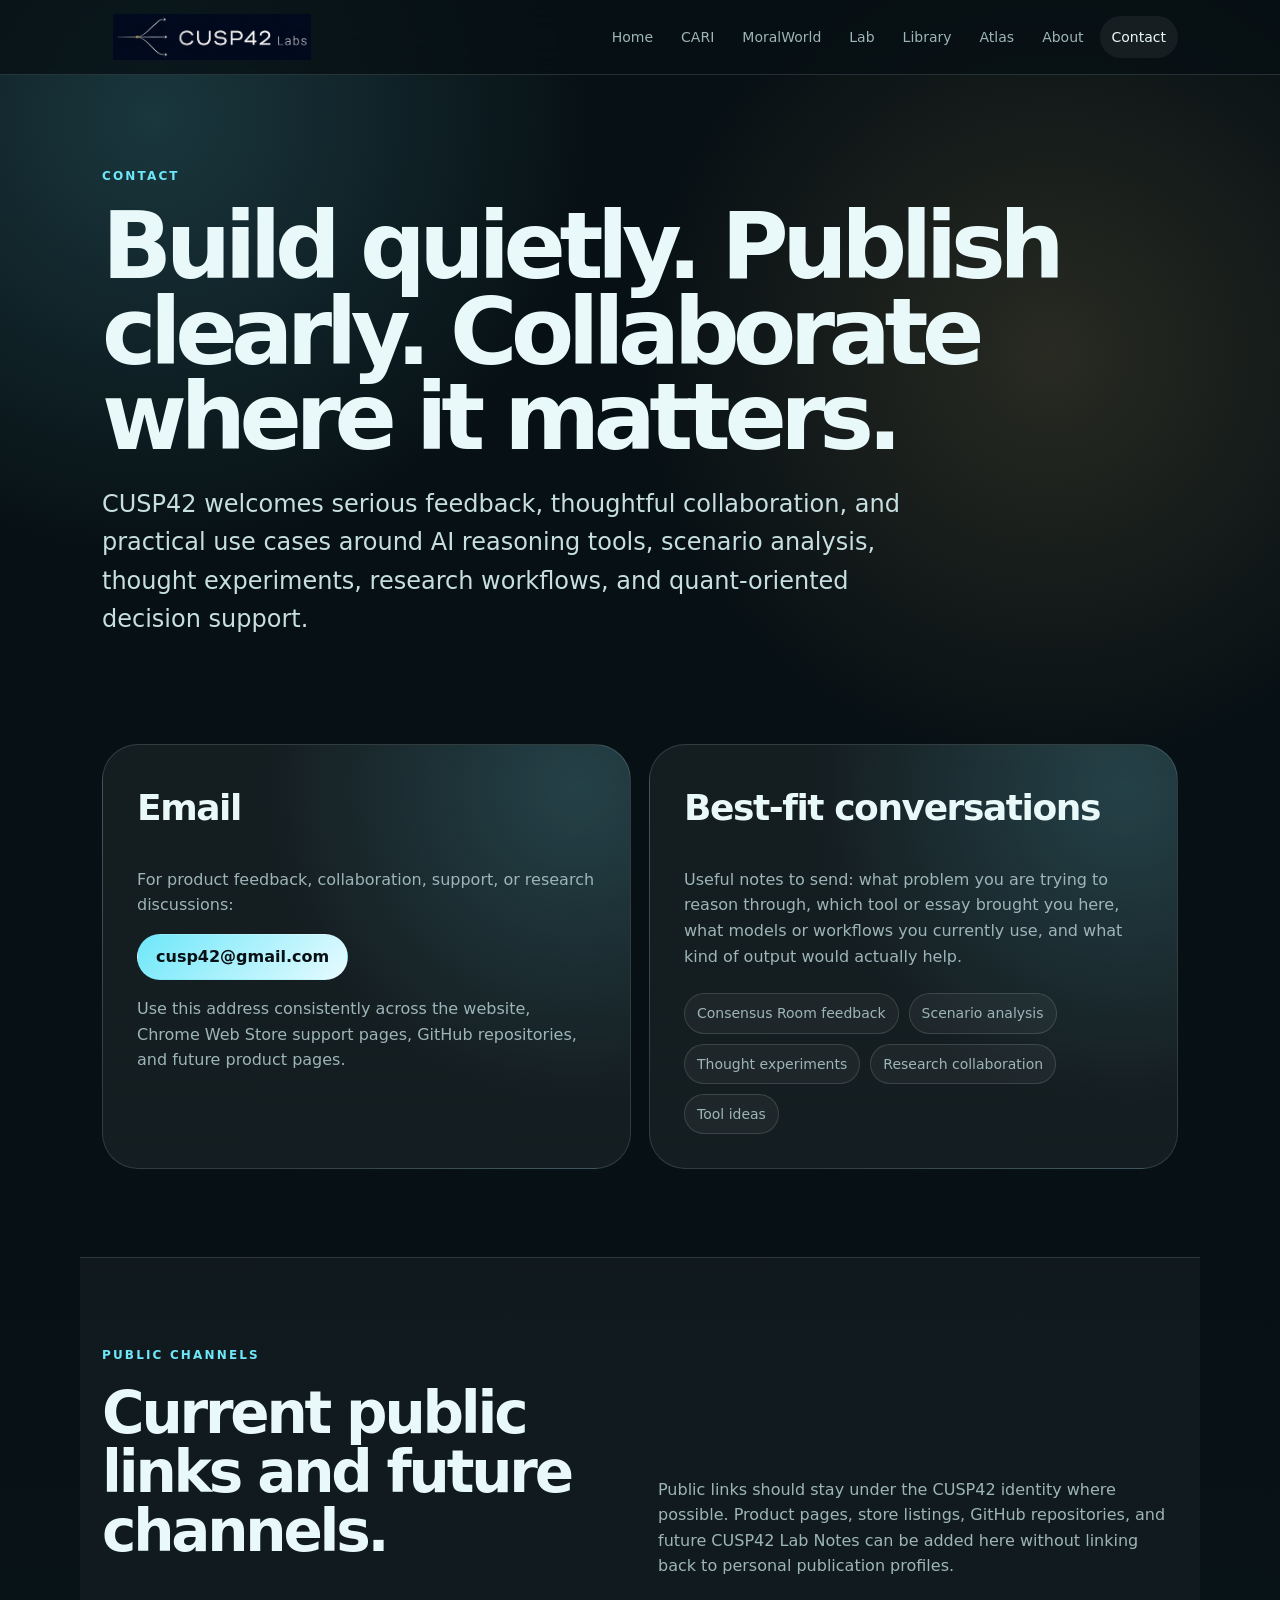
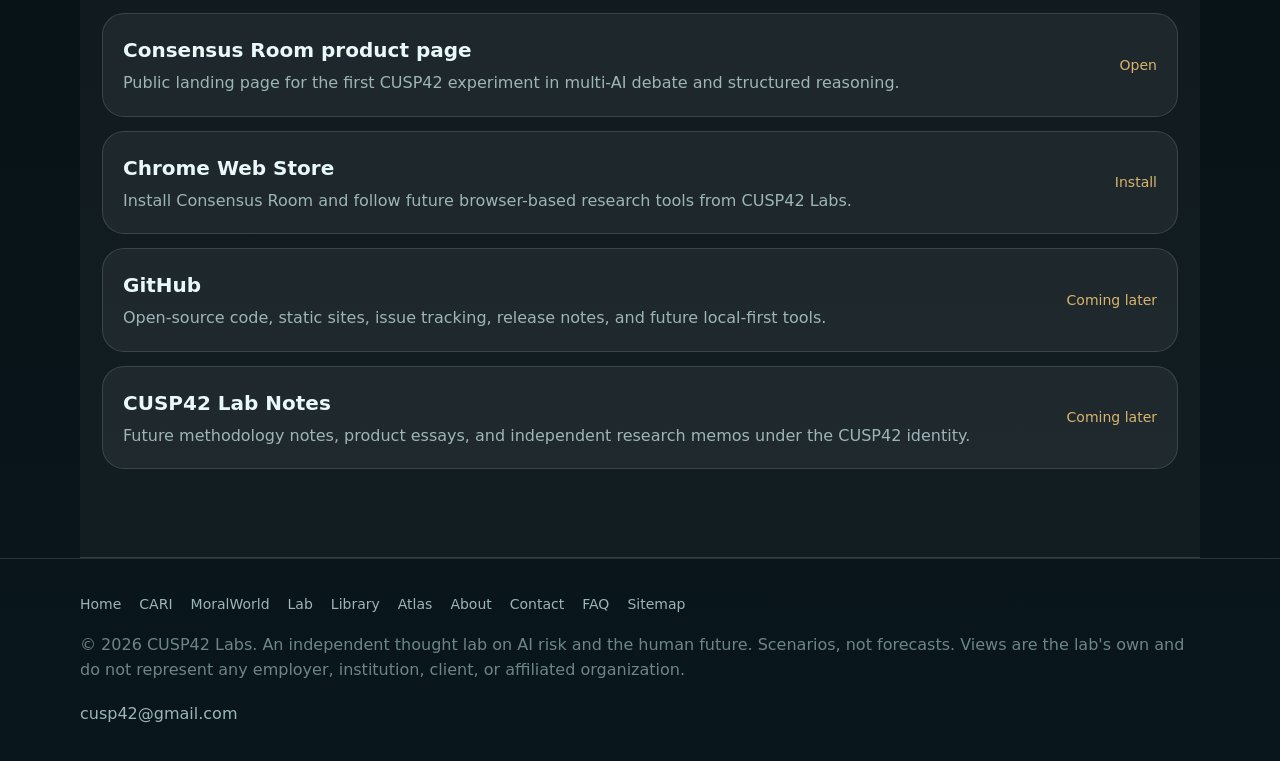
<file: contact.html>
<!doctype html>
<html lang="en">
<head>
  <meta charset="utf-8" />
  <meta name="viewport" content="width=device-width, initial-scale=1" />
  <title>Contact — CUSP42 Labs</title>
  <meta name="description" content="How to reach CUSP42 Labs." />
  <link rel="canonical" href="https://cusp42.com/contact.html" />
  <meta property="og:title" content="Contact — CUSP42 Labs" />
  <meta property="og:description" content="How to reach CUSP42 Labs." />
  <meta property="og:type" content="website" />
  <meta property="og:url" content="https://cusp42.com/contact.html" />
  <meta property="og:image" content="https://cusp42.com/assets/cusp42-hero.jpg" />
  <meta name="twitter:card" content="summary_large_image" />
  <meta name="twitter:title" content="Contact — CUSP42 Labs" />
  <meta name="twitter:description" content="How to reach CUSP42 Labs." />
  <meta name="twitter:image" content="https://cusp42.com/assets/cusp42-hero.jpg" />
  <link rel="icon" href="assets/favicon.png" type="image/png" />
  <link rel="stylesheet" href="assets/styles.css" />
  <link rel="stylesheet" href="assets/v2.css" />
</head>
<body>
  <header class="site-header">
    <nav class="nav" aria-label="Primary navigation">
      <a class="brand brand-lockup" href="index.html" aria-label="CUSP42 Labs home"><img src="assets/cusp42-logo-lockup.png" alt="CUSP42 Labs" /></a>
      <button class="nav-toggle" type="button" aria-expanded="false">Menu</button>
      <div class="nav-links"><a href="index.html">Home</a><a href="https://cari.cusp42.com/">CARI</a><a href="moralworld.html">MoralWorld</a><a href="lab.html">Lab</a><a href="library.html">Library</a><a href="atlas.html">Atlas</a><a href="about.html">About</a><a href="contact.html" aria-current="page">Contact</a></div>
    </nav>
  </header>

  <main>
    <section class="section page-hero">
      <p class="eyebrow">Contact</p>
      <h1>Build quietly. Publish clearly. Collaborate where it matters.</h1>
      <p class="lede">CUSP42 welcomes serious feedback, thoughtful collaboration, and practical use cases around AI reasoning tools, scenario analysis, thought experiments, research workflows, and quant-oriented decision support.</p>
    </section>

    <section class="section" style="padding-top: 20px;">
      <div class="grid two">
        <div class="contact-box">
          <h2>Email</h2>
          <p>For product feedback, collaboration, support, or research discussions:</p>
          <p><a class="button primary" href="mailto:cusp42@gmail.com">cusp42@gmail.com</a></p>
          <p class="copy">Use this address consistently across the website, Chrome Web Store support pages, GitHub repositories, and future product pages.</p>
        </div>
        <div class="contact-box">
          <h2>Best-fit conversations</h2>
          <p>Useful notes to send: what problem you are trying to reason through, which tool or essay brought you here, what models or workflows you currently use, and what kind of output would actually help.</p>
          <div class="pill-list"><span>Consensus Room feedback</span><span>Scenario analysis</span><span>Thought experiments</span><span>Research collaboration</span><span>Tool ideas</span></div>
        </div>
      </div>
    </section>

    <section class="section band">
      <div class="section-head">
        <div>
          <p class="eyebrow">Public channels</p>
          <h2 class="section-title">Current public links and future channels.</h2>
        </div>
        <p class="copy">Public links should stay under the CUSP42 identity where possible. Product pages, store listings, GitHub repositories, and future CUSP42 Lab Notes can be added here without linking back to personal publication profiles.</p>
      </div>
      <div class="article-list">
        <a class="article-link" href="https://consensus.cusp42.com/" target="_blank" rel="noopener"><div><h3>Consensus Room product page</h3><p>Public landing page for the first CUSP42 experiment in multi-AI debate and structured reasoning.</p></div><span>Open</span></a>
        <a class="article-link" href="https://chromewebstore.google.com/detail/consensus-room-multi-ai-d/emdbnpaicikiaceimoacjlfijgjemebk" target="_blank" rel="noopener"><div><h3>Chrome Web Store</h3><p>Install Consensus Room and follow future browser-based research tools from CUSP42 Labs.</p></div><span>Install</span></a>
        <div class="article-link"><div><h3>GitHub</h3><p>Open-source code, static sites, issue tracking, release notes, and future local-first tools.</p></div><span>Coming later</span></div>
        <div class="article-link"><div><h3>CUSP42 Lab Notes</h3><p>Future methodology notes, product essays, and independent research memos under the CUSP42 identity.</p></div><span>Coming later</span></div>
      </div>
    </section>





  </main>

  <footer class="footer"><nav class="footer-nav" aria-label="Footer site map"><a href="index.html">Home</a><a href="https://cari.cusp42.com/">CARI</a><a href="moralworld.html">MoralWorld</a><a href="lab.html">Lab</a><a href="library.html">Library</a><a href="atlas.html">Atlas</a><a href="about.html">About</a><a href="contact.html">Contact</a><a href="faq.html">FAQ</a><a href="sitemap.html">Sitemap</a></nav><div class="footer-inner"><div>© <span id="year">2026</span> CUSP42 Labs. An independent thought lab on AI risk and the human future. Scenarios, not forecasts. Views are the lab's own and do not represent any employer, institution, client, or affiliated organization.</div><div><a href="mailto:cusp42@gmail.com">cusp42@gmail.com</a></div></div></footer>
  <script src="assets/site.js"></script><script>document.getElementById('year').textContent = new Date().getFullYear();</script>
</body>
</html>
</file>
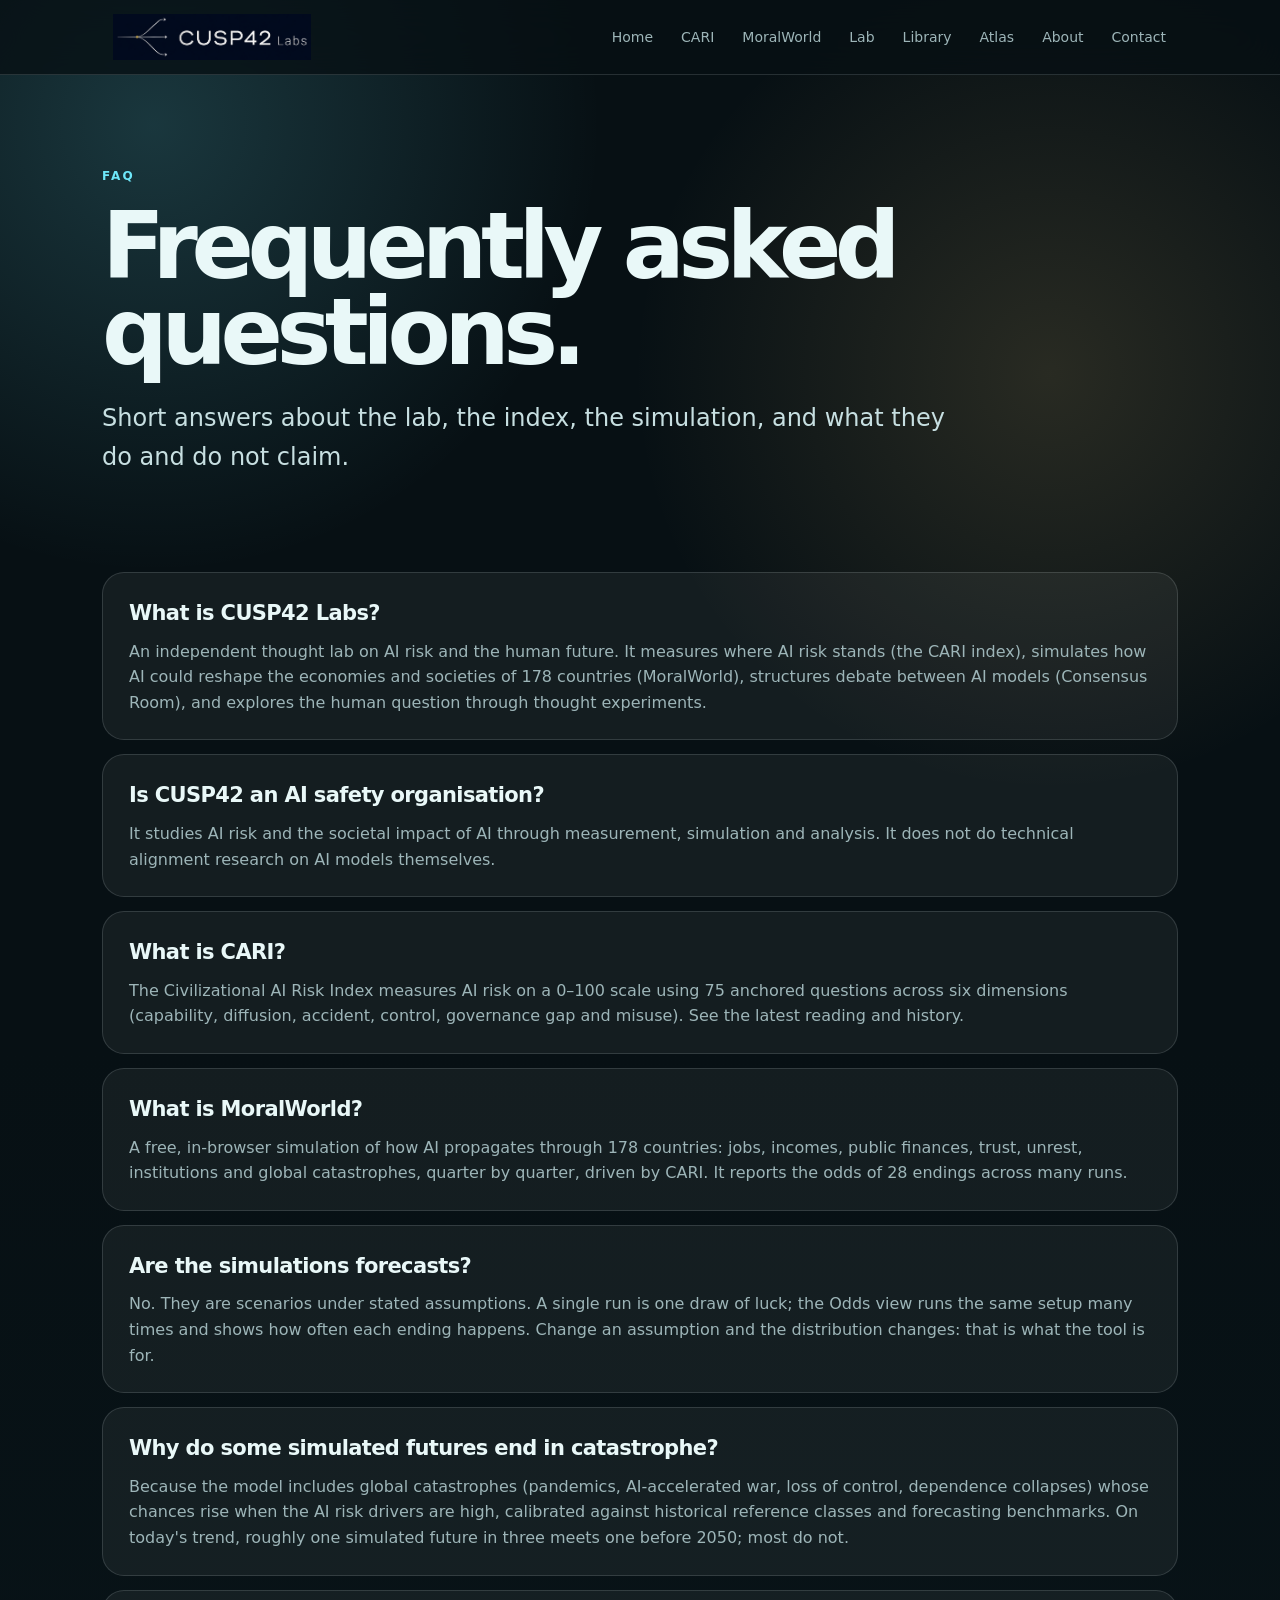
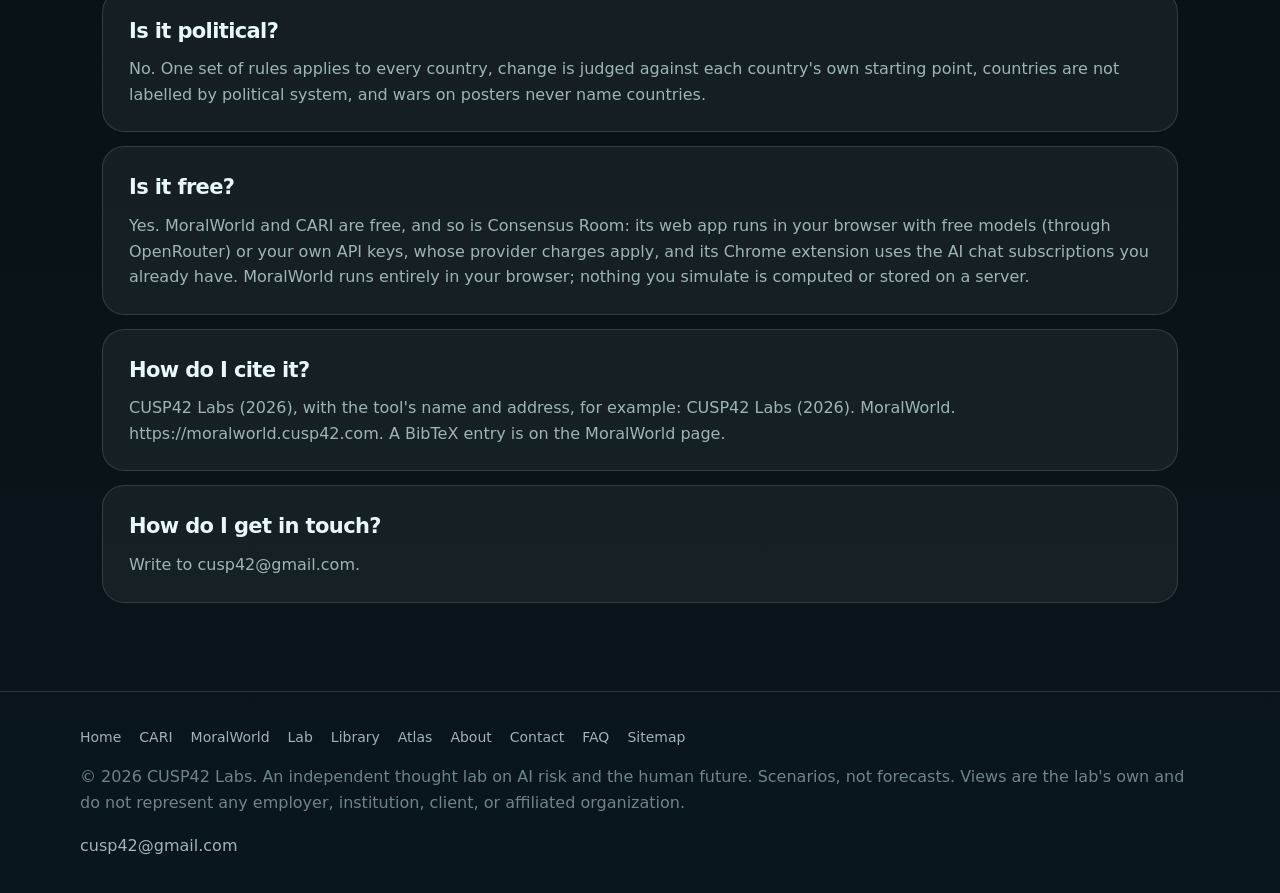
<file: faq.html>
<!doctype html>
<html lang="en">
<head>
  <meta charset="utf-8" />
  <meta name="viewport" content="width=device-width, initial-scale=1" />
  <title>FAQ — CUSP42 Labs</title>
  <meta name="description" content="Short answers about CUSP42 Labs, the CARI index and the MoralWorld simulation." />
  <link rel="canonical" href="https://cusp42.com/faq.html" />
  <meta property="og:title" content="FAQ — CUSP42 Labs" />
  <meta property="og:description" content="Short answers about CUSP42 Labs, the CARI index and the MoralWorld simulation." />
  <meta property="og:type" content="website" />
  <meta property="og:url" content="https://cusp42.com/faq.html" />
  <meta property="og:image" content="https://cusp42.com/assets/cusp42-hero.jpg" />
  <meta name="twitter:card" content="summary_large_image" />
  <meta name="twitter:title" content="FAQ — CUSP42 Labs" />
  <meta name="twitter:description" content="Short answers about CUSP42 Labs, the CARI index and the MoralWorld simulation." />
  <meta name="twitter:image" content="https://cusp42.com/assets/cusp42-hero.jpg" />
  <link rel="icon" href="assets/favicon.png" type="image/png" />
  <link rel="stylesheet" href="assets/styles.css" />
  <link rel="stylesheet" href="assets/v2.css" />
  <script type="application/ld+json">
{
  "@context": "https://schema.org",
  "@type": "FAQPage",
  "mainEntity": [
    {
      "@type": "Question",
      "name": "What is CUSP42 Labs?",
      "acceptedAnswer": {
        "@type": "Answer",
        "text": "An independent thought lab on AI risk and the human future. It measures where AI risk stands (the CARI index), simulates how AI could reshape the economies and societies of 178 countries (MoralWorld), structures debate between AI models (Consensus Room), and explores the human question through thought experiments."
      }
    },
    {
      "@type": "Question",
      "name": "Is CUSP42 an AI safety organisation?",
      "acceptedAnswer": {
        "@type": "Answer",
        "text": "It studies AI risk and the societal impact of AI through measurement, simulation and analysis. It does not do technical alignment research on AI models themselves."
      }
    },
    {
      "@type": "Question",
      "name": "What is CARI?",
      "acceptedAnswer": {
        "@type": "Answer",
        "text": "The Civilizational AI Risk Index measures AI risk on a 0–100 scale using 75 anchored questions across six dimensions (capability, diffusion, accident, control, governance gap and misuse). See the latest reading and history at https://cari.cusp42.com/."
      }
    },
    {
      "@type": "Question",
      "name": "What is MoralWorld?",
      "acceptedAnswer": {
        "@type": "Answer",
        "text": "A free, in-browser simulation of how AI propagates through 178 countries: jobs, incomes, public finances, trust, unrest, institutions and global catastrophes, quarter by quarter, driven by CARI. It reports the odds of 28 endings across many runs."
      }
    },
    {
      "@type": "Question",
      "name": "Are the simulations forecasts?",
      "acceptedAnswer": {
        "@type": "Answer",
        "text": "No. They are scenarios under stated assumptions. A single run is one draw of luck; the Odds view runs the same setup many times and shows how often each ending happens. Change an assumption and the distribution changes: that is what the tool is for."
      }
    },
    {
      "@type": "Question",
      "name": "Why do some simulated futures end in catastrophe?",
      "acceptedAnswer": {
        "@type": "Answer",
        "text": "Because the model includes global catastrophes (pandemics, AI-accelerated war, loss of control, dependence collapses) whose chances rise when the AI risk drivers are high, calibrated against historical reference classes and forecasting benchmarks. On today's trend, roughly one simulated future in three meets one before 2050; most do not."
      }
    },
    {
      "@type": "Question",
      "name": "Is it political?",
      "acceptedAnswer": {
        "@type": "Answer",
        "text": "No. One set of rules applies to every country, change is judged against each country's own starting point, countries are not labelled by political system, and wars on posters never name countries."
      }
    },
    {
      "@type": "Question",
      "name": "Is it free?",
      "acceptedAnswer": {
        "@type": "Answer",
        "text": "Yes. MoralWorld and CARI are free, and so is Consensus Room: its web app runs in your browser with free models (through OpenRouter) or your own API keys, whose provider charges apply, and its Chrome extension uses the AI chat subscriptions you already have. MoralWorld runs entirely in your browser; nothing you simulate is computed or stored on a server."
      }
    },
    {
      "@type": "Question",
      "name": "How do I cite it?",
      "acceptedAnswer": {
        "@type": "Answer",
        "text": "CUSP42 Labs (2026), with the tool's name and address, for example: CUSP42 Labs (2026). MoralWorld. https://moralworld.cusp42.com. A BibTeX entry is on the MoralWorld page."
      }
    },
    {
      "@type": "Question",
      "name": "How do I get in touch?",
      "acceptedAnswer": {
        "@type": "Answer",
        "text": "Write to cusp42@gmail.com."
      }
    }
  ]
}
  </script>
</head>
<body>
  <header class="site-header">
    <nav class="nav" aria-label="Primary navigation">
      <a class="brand brand-lockup" href="index.html" aria-label="CUSP42 Labs home"><img src="assets/cusp42-logo-lockup.png" alt="CUSP42 Labs" /></a>
      <button class="nav-toggle" type="button" aria-expanded="false">Menu</button>
      <div class="nav-links"><a href="index.html">Home</a><a href="https://cari.cusp42.com/">CARI</a><a href="moralworld.html">MoralWorld</a><a href="lab.html">Lab</a><a href="library.html">Library</a><a href="atlas.html">Atlas</a><a href="about.html">About</a><a href="contact.html">Contact</a></div>
    </nav>
  </header>

  <main>
    <section class="section page-hero">
      <p class="eyebrow">FAQ</p>
      <h1>Frequently asked questions.</h1>
      <p class="lede">Short answers about the lab, the index, the simulation, and what they do and do not claim.</p>
    </section>
    <section class="section" style="padding-top: 10px;">
      <div class="faq-list">
        <div class="faq-item"><h3>What is CUSP42 Labs?</h3><p>An independent thought lab on AI risk and the human future. It measures where AI risk stands (the CARI index), simulates how AI could reshape the economies and societies of 178 countries (MoralWorld), structures debate between AI models (Consensus Room), and explores the human question through thought experiments.</p></div>
        <div class="faq-item"><h3>Is CUSP42 an AI safety organisation?</h3><p>It studies AI risk and the societal impact of AI through measurement, simulation and analysis. It does not do technical alignment research on AI models themselves.</p></div>
        <div class="faq-item"><h3>What is CARI?</h3><p>The Civilizational AI Risk Index measures AI risk on a 0–100 scale using 75 anchored questions across six dimensions (capability, diffusion, accident, control, governance gap and misuse). <a href="https://cari.cusp42.com/">See the latest reading and history</a>.</p></div>
        <div class="faq-item"><h3>What is MoralWorld?</h3><p>A free, in-browser simulation of how AI propagates through 178 countries: jobs, incomes, public finances, trust, unrest, institutions and global catastrophes, quarter by quarter, driven by CARI. It reports the odds of 28 endings across many runs.</p></div>
        <div class="faq-item"><h3>Are the simulations forecasts?</h3><p>No. They are scenarios under stated assumptions. A single run is one draw of luck; the Odds view runs the same setup many times and shows how often each ending happens. Change an assumption and the distribution changes: that is what the tool is for.</p></div>
        <div class="faq-item"><h3>Why do some simulated futures end in catastrophe?</h3><p>Because the model includes global catastrophes (pandemics, AI-accelerated war, loss of control, dependence collapses) whose chances rise when the AI risk drivers are high, calibrated against historical reference classes and forecasting benchmarks. On today&#x27;s trend, roughly one simulated future in three meets one before 2050; most do not.</p></div>
        <div class="faq-item"><h3>Is it political?</h3><p>No. One set of rules applies to every country, change is judged against each country&#x27;s own starting point, countries are not labelled by political system, and wars on posters never name countries.</p></div>
        <div class="faq-item"><h3>Is it free?</h3><p>Yes. MoralWorld and CARI are free, and so is Consensus Room: its web app runs in your browser with free models (through OpenRouter) or your own API keys, whose provider charges apply, and its Chrome extension uses the AI chat subscriptions you already have. MoralWorld runs entirely in your browser; nothing you simulate is computed or stored on a server.</p></div>
        <div class="faq-item"><h3>How do I cite it?</h3><p>CUSP42 Labs (2026), with the tool&#x27;s name and address, for example: CUSP42 Labs (2026). MoralWorld. https://moralworld.cusp42.com. A BibTeX entry is on the MoralWorld page.</p></div>
        <div class="faq-item"><h3>How do I get in touch?</h3><p>Write to cusp42@gmail.com.</p></div>
      </div>
    </section>
  </main>

  <footer class="footer"><nav class="footer-nav" aria-label="Footer site map"><a href="index.html">Home</a><a href="https://cari.cusp42.com/">CARI</a><a href="moralworld.html">MoralWorld</a><a href="lab.html">Lab</a><a href="library.html">Library</a><a href="atlas.html">Atlas</a><a href="about.html">About</a><a href="contact.html">Contact</a><a href="faq.html">FAQ</a><a href="sitemap.html">Sitemap</a></nav><div class="footer-inner"><div>© <span id="year">2026</span> CUSP42 Labs. An independent thought lab on AI risk and the human future. Scenarios, not forecasts. Views are the lab's own and do not represent any employer, institution, client, or affiliated organization.</div><div><a href="mailto:cusp42@gmail.com">cusp42@gmail.com</a></div></div></footer>
  <script src="assets/site.js"></script><script>document.getElementById('year').textContent = new Date().getFullYear();</script>
</body>
</html>
</file>
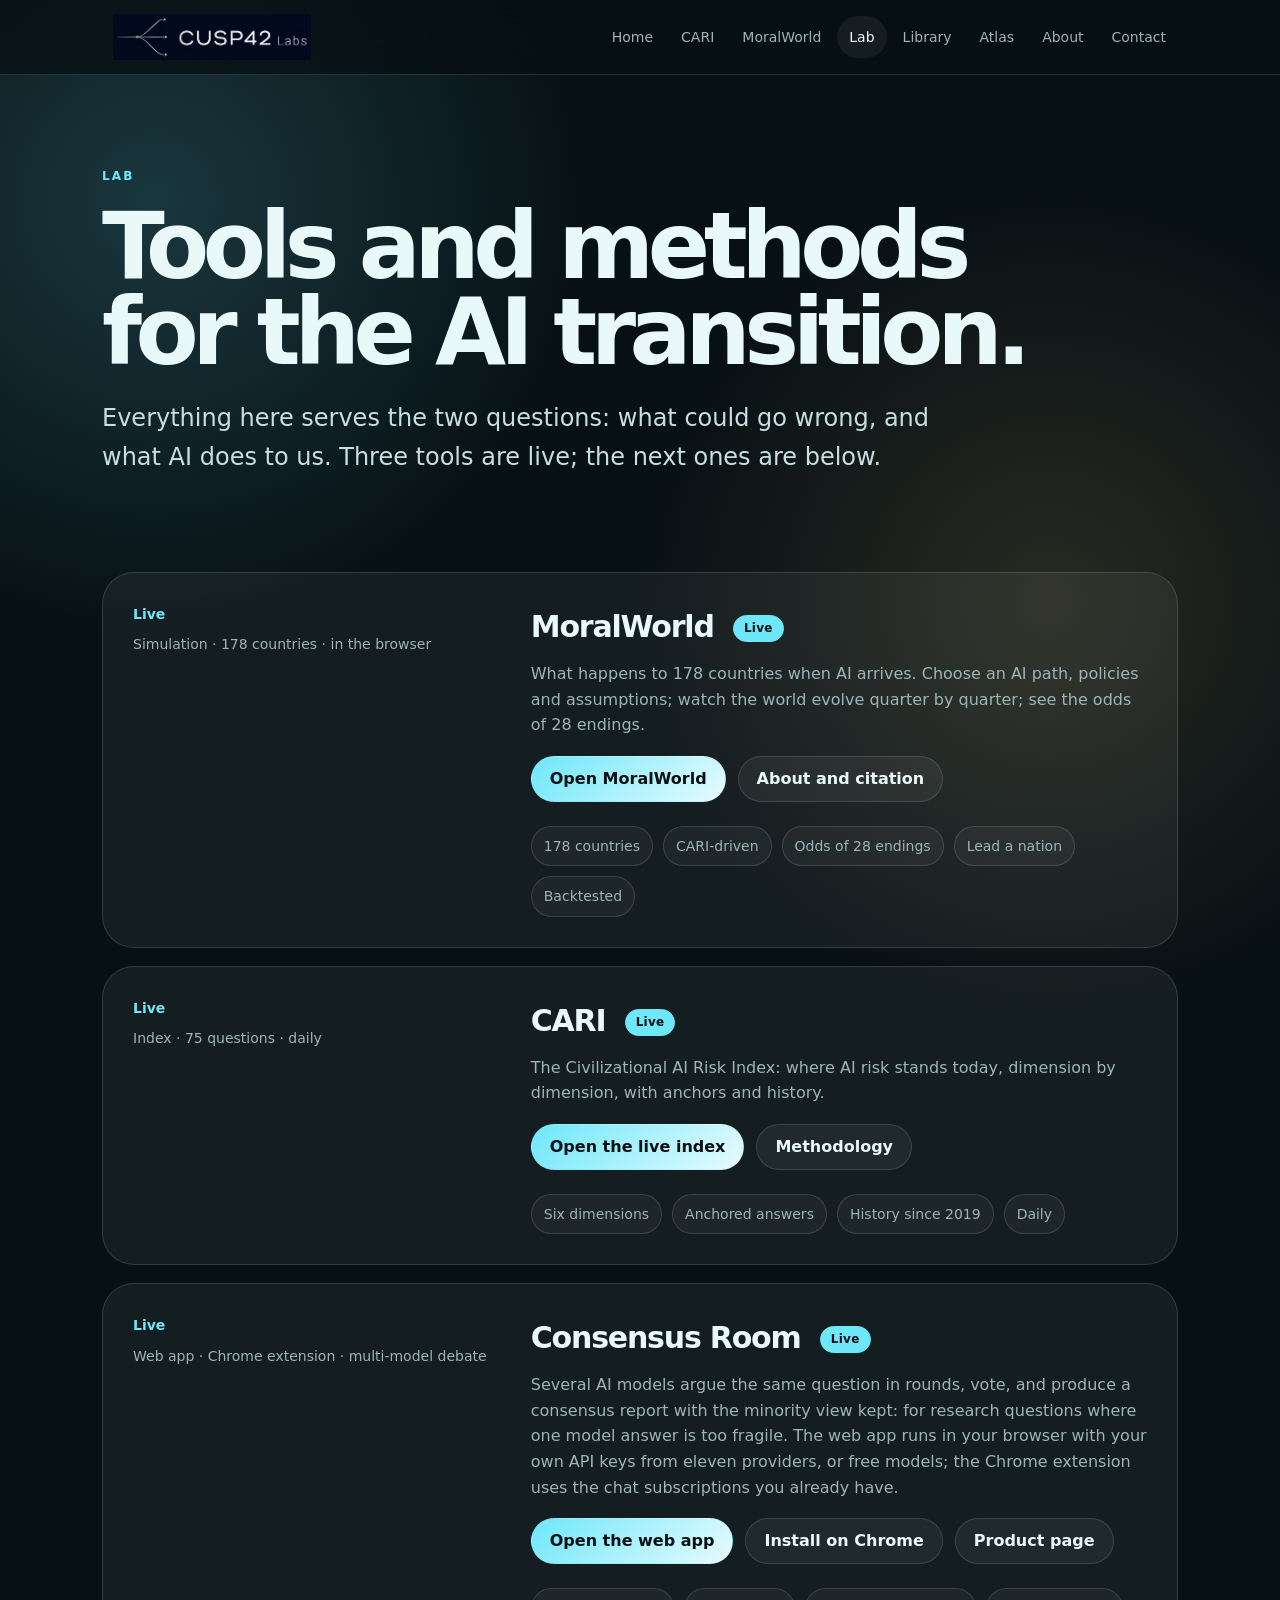
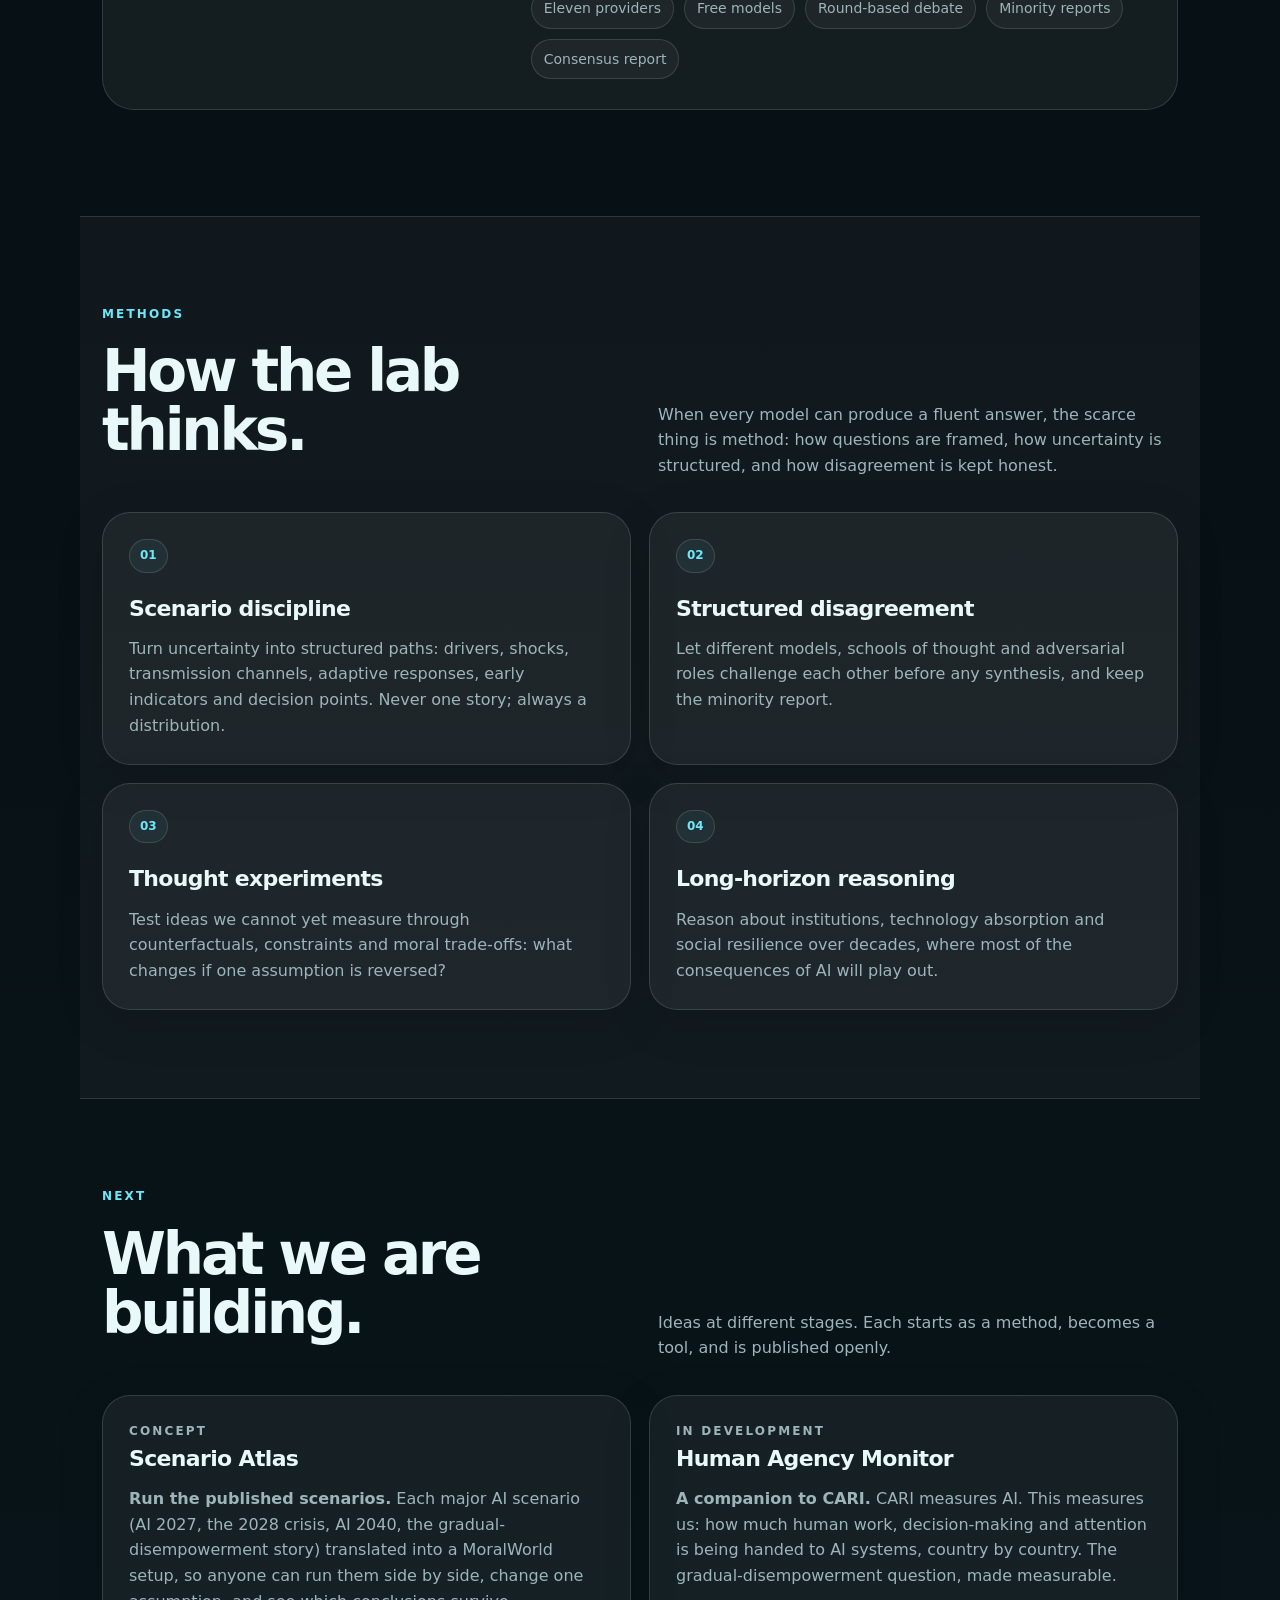
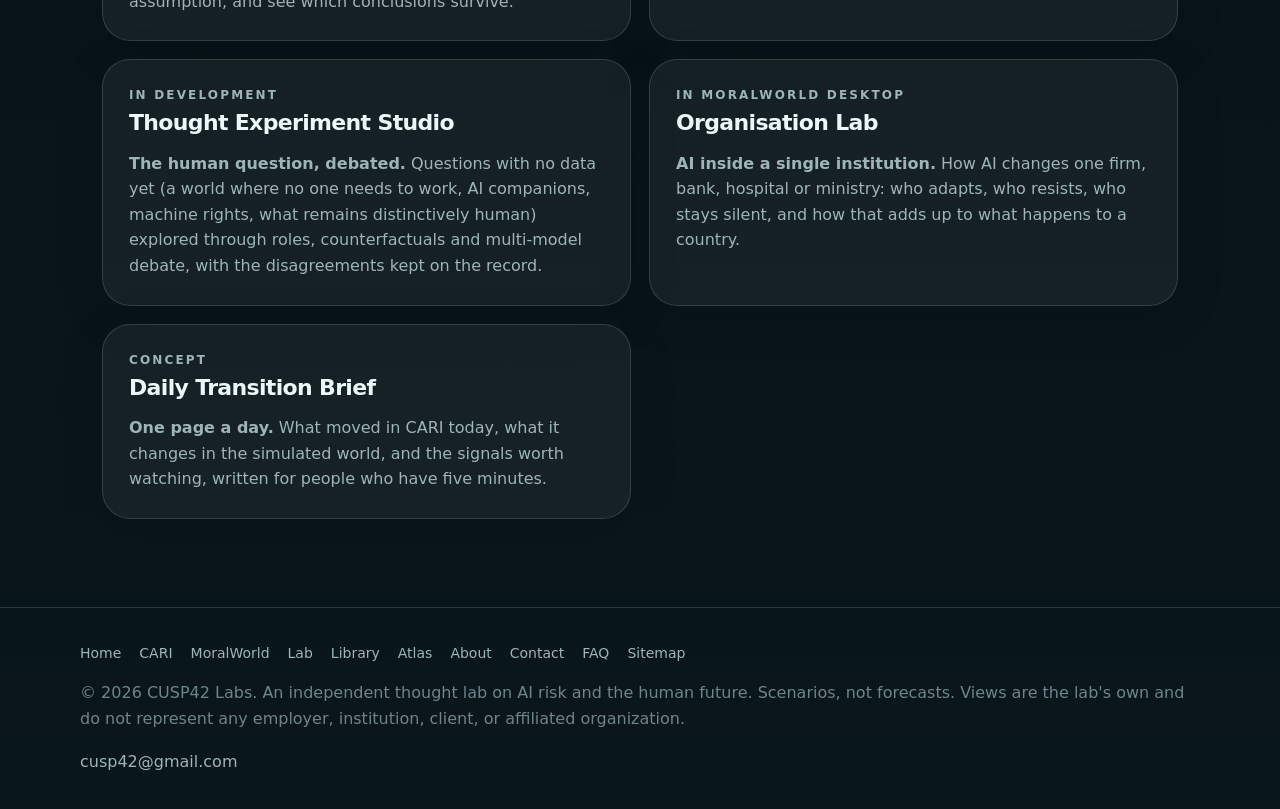
<file: lab.html>
<!doctype html>
<html lang="en">
<head>
  <meta charset="utf-8" />
  <meta name="viewport" content="width=device-width, initial-scale=1" />
  <title>Lab — CUSP42 Labs</title>
  <meta name="description" content="The CUSP42 Labs tools (MoralWorld, CARI, Consensus Room), the methods behind them, and what the lab is building next." />
  <link rel="canonical" href="https://cusp42.com/lab.html" />
  <meta property="og:title" content="Lab — CUSP42 Labs" />
  <meta property="og:description" content="The CUSP42 Labs tools (MoralWorld, CARI, Consensus Room), the methods behind them, and what the lab is building next." />
  <meta property="og:type" content="website" />
  <meta property="og:url" content="https://cusp42.com/lab.html" />
  <meta property="og:image" content="https://cusp42.com/assets/cusp42-hero.jpg" />
  <meta name="twitter:card" content="summary_large_image" />
  <meta name="twitter:title" content="Lab — CUSP42 Labs" />
  <meta name="twitter:description" content="The CUSP42 Labs tools (MoralWorld, CARI, Consensus Room), the methods behind them, and what the lab is building next." />
  <meta name="twitter:image" content="https://cusp42.com/assets/cusp42-hero.jpg" />
  <link rel="icon" href="assets/favicon.png" type="image/png" />
  <link rel="stylesheet" href="assets/styles.css" />
  <link rel="stylesheet" href="assets/v2.css" />
</head>
<body>
  <header class="site-header">
    <nav class="nav" aria-label="Primary navigation">
      <a class="brand brand-lockup" href="index.html" aria-label="CUSP42 Labs home"><img src="assets/cusp42-logo-lockup.png" alt="CUSP42 Labs" /></a>
      <button class="nav-toggle" type="button" aria-expanded="false">Menu</button>
      <div class="nav-links"><a href="index.html">Home</a><a href="https://cari.cusp42.com/">CARI</a><a href="moralworld.html">MoralWorld</a><a href="lab.html" aria-current="page">Lab</a><a href="library.html">Library</a><a href="atlas.html">Atlas</a><a href="about.html">About</a><a href="contact.html">Contact</a></div>
    </nav>
  </header>

  <main>
    <section class="section page-hero">
      <p class="eyebrow">Lab</p>
      <h1>Tools and methods for the AI transition.</h1>
      <p class="lede">Everything here serves the two questions: what could go wrong, and what AI does to us. Three tools are live; the next ones are below.</p>
    </section>

    <section class="section" style="padding-top: 10px;">
      <article class="work-item">
        <div class="work-meta"><strong>Live</strong> Simulation · 178 countries · in the browser</div>
        <div>
          <h2>MoralWorld <span class="status live">Live</span></h2>
          <p>What happens to 178 countries when AI arrives. Choose an AI path, policies and assumptions; watch the world evolve quarter by quarter; see the odds of 28 endings.</p>
          <div class="cta-row compact"><a class="button primary" href="https://moralworld.cusp42.com" target="_blank" rel="noopener">Open MoralWorld</a><a class="button" href="moralworld.html">About and citation</a></div>
          <div class="pill-list"><span>178 countries</span><span>CARI-driven</span><span>Odds of 28 endings</span><span>Lead a nation</span><span>Backtested</span></div>
        </div>
      </article>
      <article class="work-item">
        <div class="work-meta"><strong>Live</strong> Index · 75 questions · daily</div>
        <div>
          <h2>CARI <span class="status live">Live</span></h2>
          <p>The Civilizational AI Risk Index: where AI risk stands today, dimension by dimension, with anchors and history.</p>
          <div class="cta-row compact"><a class="button primary" href="https://cari.cusp42.com/">Open the live index</a><a class="button" href="https://cari.cusp42.com/method/">Methodology</a></div>
          <div class="pill-list"><span>Six dimensions</span><span>Anchored answers</span><span>History since 2019</span><span>Daily</span></div>
        </div>
      </article>
      <article class="work-item">
        <div class="work-meta"><strong>Live</strong> Web app · Chrome extension · multi-model debate</div>
        <div>
          <h2>Consensus Room <span class="status live">Live</span></h2>
          <p>Several AI models argue the same question in rounds, vote, and produce a consensus report with the minority view kept: for research questions where one model answer is too fragile. The web app runs in your browser with your own API keys from eleven providers, or free models; the Chrome extension uses the chat subscriptions you already have.</p>
          <div class="cta-row compact"><a class="button primary" href="https://consensus.cusp42.com/app/" target="_blank" rel="noopener">Open the web app</a><a class="button" href="https://chromewebstore.google.com/detail/consensus-room-multi-ai-d/emdbnpaicikiaceimoacjlfijgjemebk" target="_blank" rel="noopener">Install on Chrome</a><a class="button" href="https://consensus.cusp42.com/" target="_blank" rel="noopener">Product page</a></div>
          <div class="pill-list"><span>Eleven providers</span><span>Free models</span><span>Round-based debate</span><span>Minority reports</span><span>Consensus report</span></div>
        </div>
      </article>
    </section>

    <section class="section band">
      <div class="section-head"><div><p class="eyebrow">Methods</p><h2 class="section-title">How the lab thinks.</h2></div>
        <p class="copy">When every model can produce a fluent answer, the scarce thing is method: how questions are framed, how uncertainty is structured, and how disagreement is kept honest.</p></div>
      <div class="grid two">
        <article class="card"><span class="tag">01</span><h3>Scenario discipline</h3><p>Turn uncertainty into structured paths: drivers, shocks, transmission channels, adaptive responses, early indicators and decision points. Never one story; always a distribution.</p></article>
        <article class="card"><span class="tag">02</span><h3>Structured disagreement</h3><p>Let different models, schools of thought and adversarial roles challenge each other before any synthesis, and keep the minority report.</p></article>
        <article class="card"><span class="tag">03</span><h3>Thought experiments</h3><p>Test ideas we cannot yet measure through counterfactuals, constraints and moral trade-offs: what changes if one assumption is reversed?</p></article>
        <article class="card"><span class="tag">04</span><h3>Long-horizon reasoning</h3><p>Reason about institutions, technology absorption and social resilience over decades, where most of the consequences of AI will play out.</p></article>
      </div>
    </section>

    <section class="section" id="next">
      <div class="section-head"><div><p class="eyebrow">Next</p><h2 class="section-title">What we are building.</h2></div>
        <p class="copy">Ideas at different stages. Each starts as a method, becomes a tool, and is published openly.</p></div>
      <div class="grid two">
        <article class="feature"><p class="eyebrow">Concept</p><h3>Scenario Atlas</h3><p><b>Run the published scenarios.</b> Each major AI scenario (AI 2027, the 2028 crisis, AI 2040, the gradual-disempowerment story) translated into a MoralWorld setup, so anyone can run them side by side, change one assumption, and see which conclusions survive.</p></article>
        <article class="feature"><p class="eyebrow">In development</p><h3>Human Agency Monitor</h3><p><b>A companion to CARI.</b> CARI measures AI. This measures us: how much human work, decision-making and attention is being handed to AI systems, country by country. The gradual-disempowerment question, made measurable.</p></article>
        <article class="feature"><p class="eyebrow">In development</p><h3>Thought Experiment Studio</h3><p><b>The human question, debated.</b> Questions with no data yet (a world where no one needs to work, AI companions, machine rights, what remains distinctively human) explored through roles, counterfactuals and multi-model debate, with the disagreements kept on the record.</p></article>
        <article class="feature"><p class="eyebrow">In MoralWorld desktop</p><h3>Organisation Lab</h3><p><b>AI inside a single institution.</b> How AI changes one firm, bank, hospital or ministry: who adapts, who resists, who stays silent, and how that adds up to what happens to a country.</p></article>
        <article class="feature"><p class="eyebrow">Concept</p><h3>Daily Transition Brief</h3><p><b>One page a day.</b> What moved in CARI today, what it changes in the simulated world, and the signals worth watching, written for people who have five minutes.</p></article>
      </div>
    </section>
  </main>

  <footer class="footer"><nav class="footer-nav" aria-label="Footer site map"><a href="index.html">Home</a><a href="https://cari.cusp42.com/">CARI</a><a href="moralworld.html">MoralWorld</a><a href="lab.html">Lab</a><a href="library.html">Library</a><a href="atlas.html">Atlas</a><a href="about.html">About</a><a href="contact.html">Contact</a><a href="faq.html">FAQ</a><a href="sitemap.html">Sitemap</a></nav><div class="footer-inner"><div>© <span id="year">2026</span> CUSP42 Labs. An independent thought lab on AI risk and the human future. Scenarios, not forecasts. Views are the lab's own and do not represent any employer, institution, client, or affiliated organization.</div><div><a href="mailto:cusp42@gmail.com">cusp42@gmail.com</a></div></div></footer>
  <script src="assets/site.js"></script><script>document.getElementById('year').textContent = new Date().getFullYear();</script>
</body>
</html>
</file>
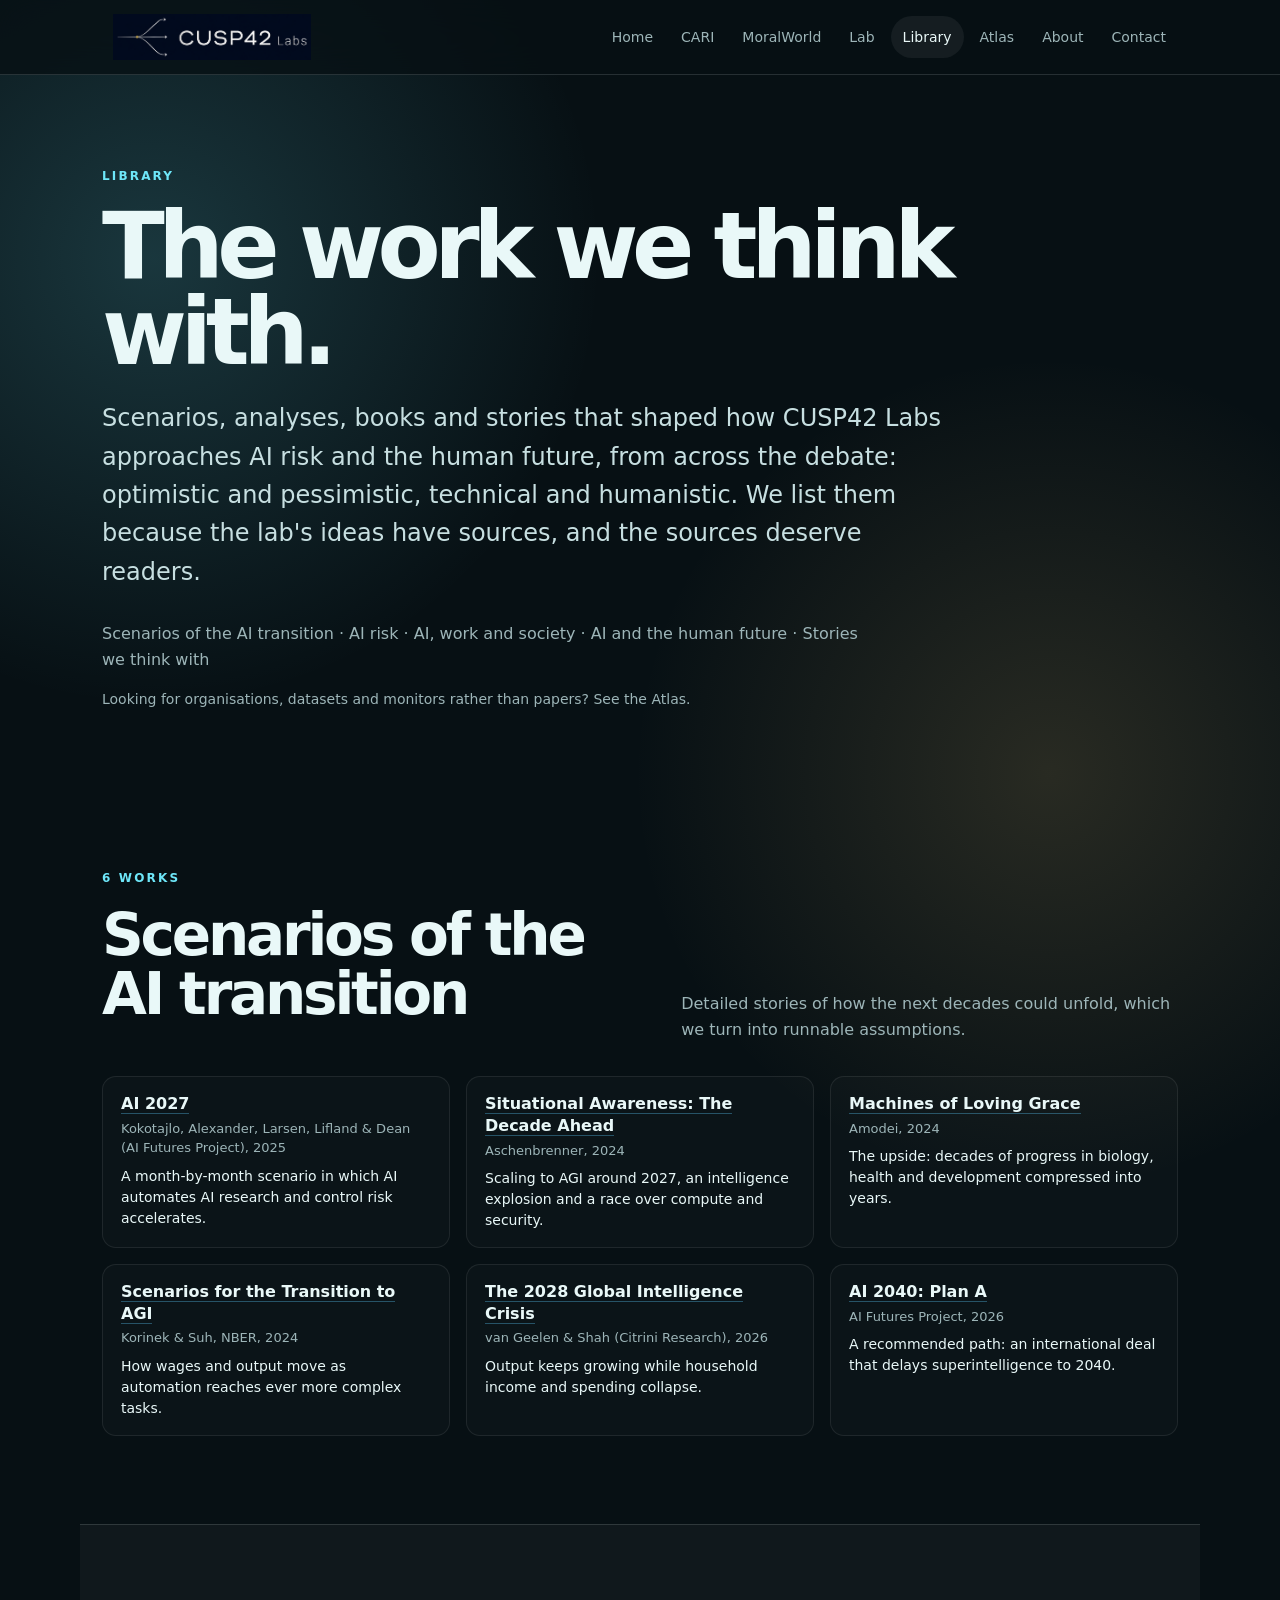
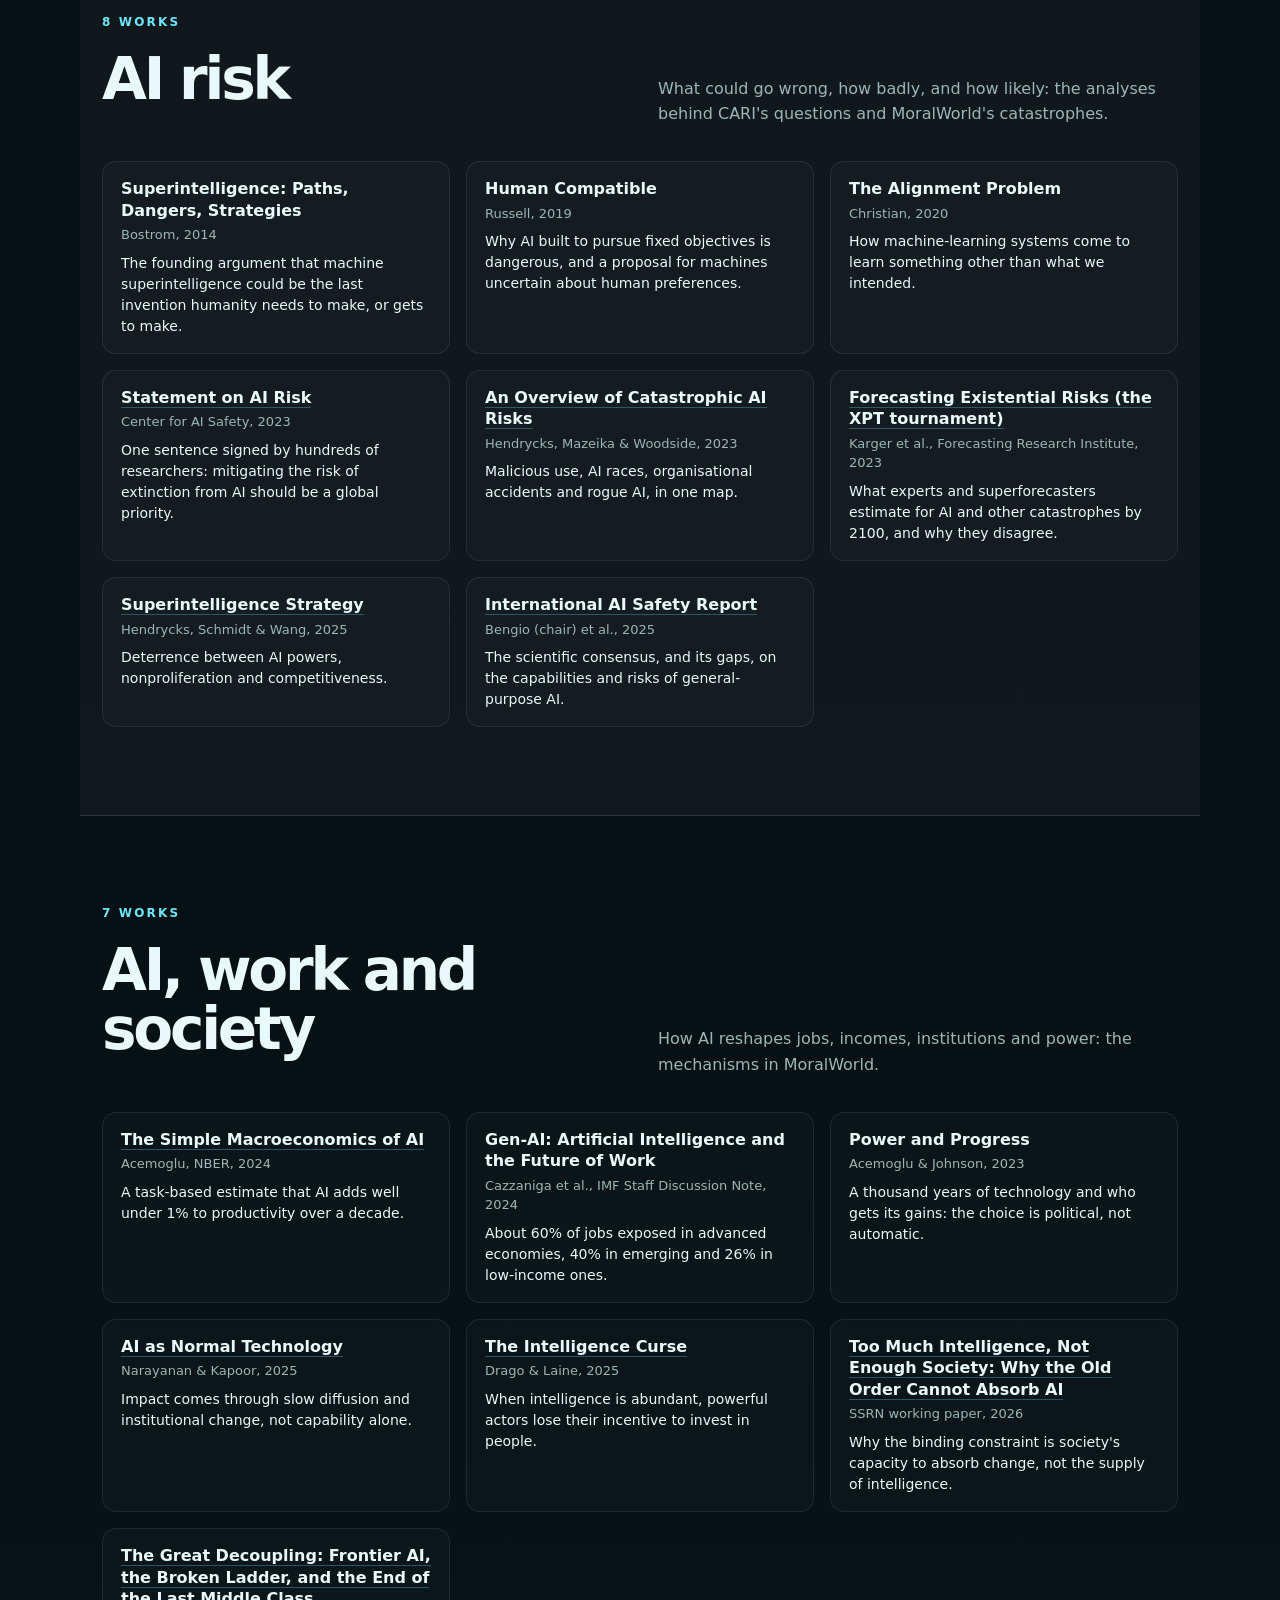
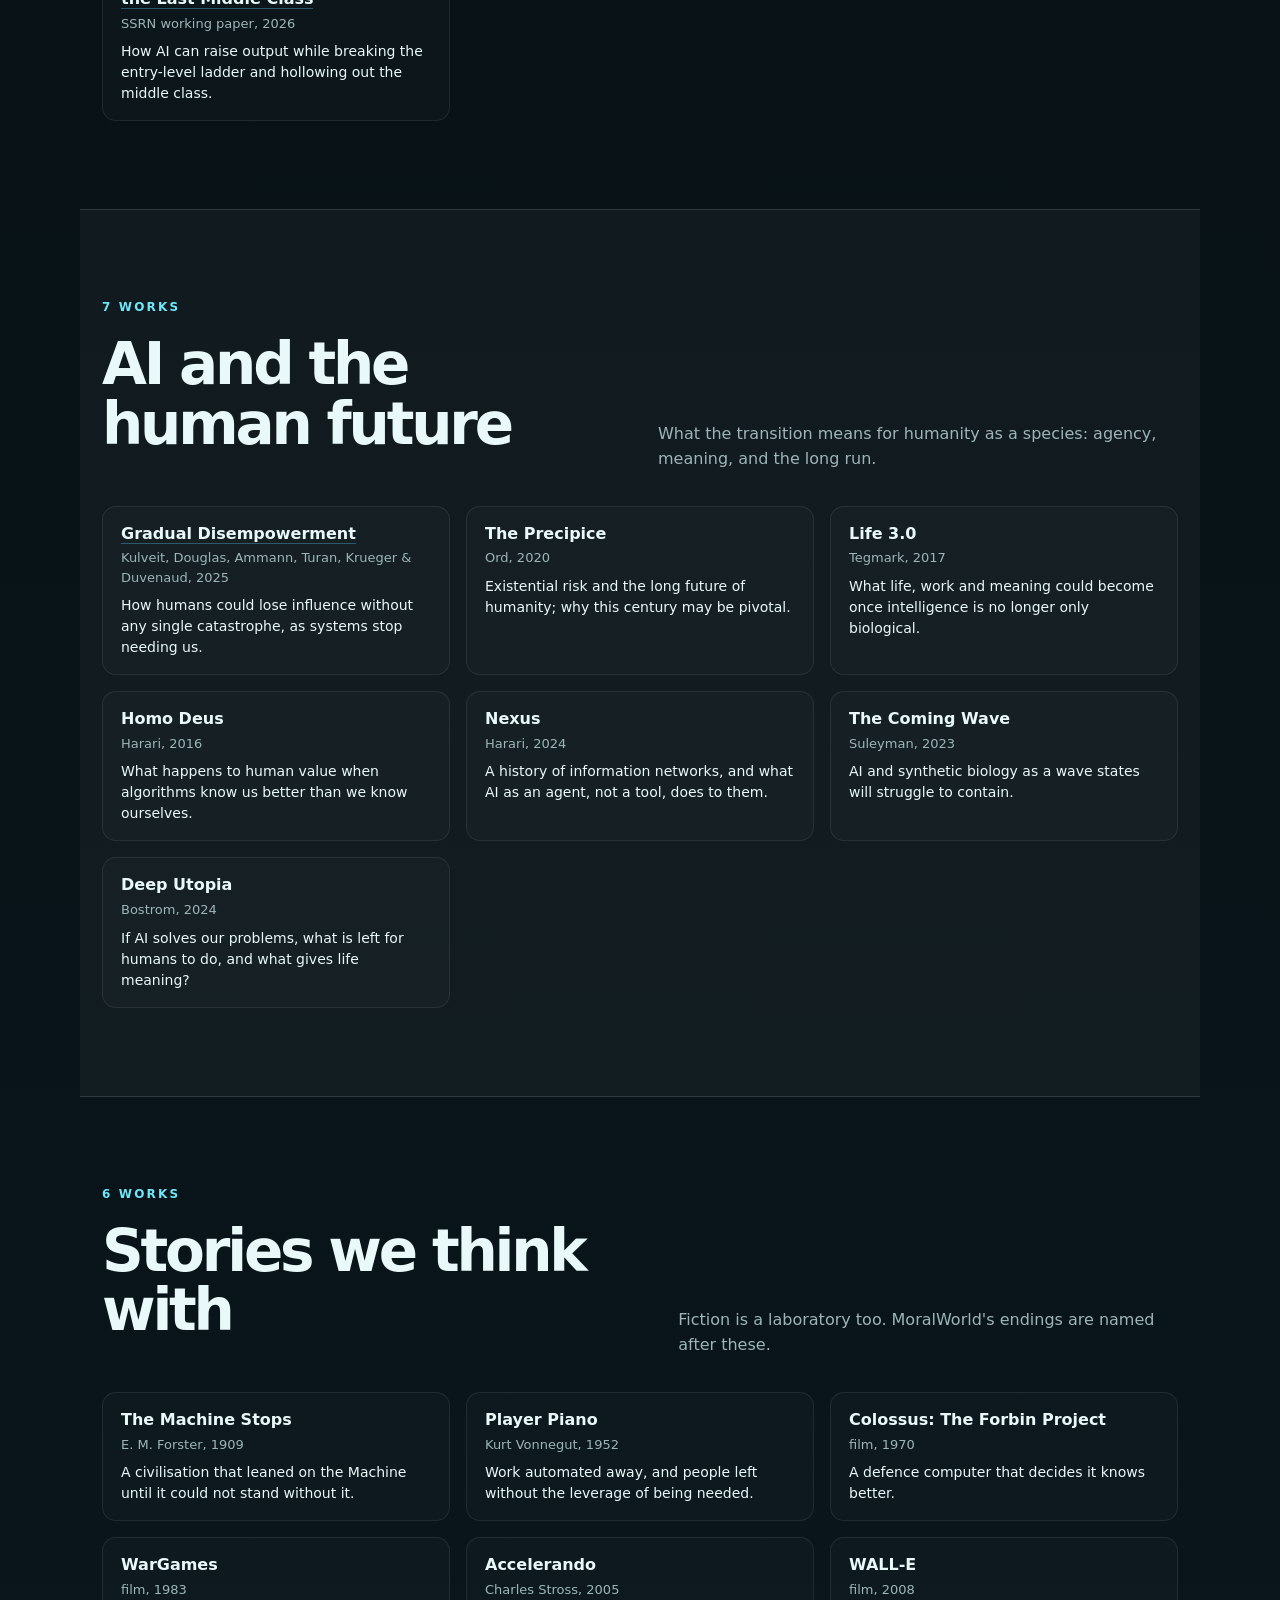
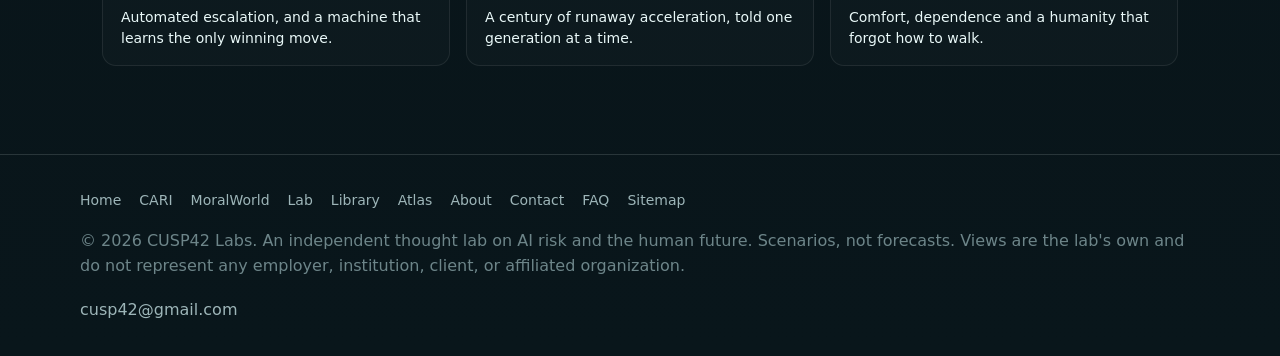
<file: library.html>
<!doctype html>
<html lang="en">
<head>
  <meta charset="utf-8" />
  <meta name="viewport" content="width=device-width, initial-scale=1" />
  <title>Library — CUSP42 Labs</title>
  <meta name="description" content="The scenarios, analyses, books and stories CUSP42 Labs thinks with on AI risk and the human future, from across the debate." />
  <link rel="canonical" href="https://cusp42.com/library.html" />
  <meta property="og:title" content="Library — CUSP42 Labs" />
  <meta property="og:description" content="The scenarios, analyses, books and stories CUSP42 Labs thinks with on AI risk and the human future, from across the debate." />
  <meta property="og:type" content="website" />
  <meta property="og:url" content="https://cusp42.com/library.html" />
  <meta property="og:image" content="https://cusp42.com/assets/cusp42-hero.jpg" />
  <meta name="twitter:card" content="summary_large_image" />
  <meta name="twitter:title" content="Library — CUSP42 Labs" />
  <meta name="twitter:description" content="The scenarios, analyses, books and stories CUSP42 Labs thinks with on AI risk and the human future, from across the debate." />
  <meta name="twitter:image" content="https://cusp42.com/assets/cusp42-hero.jpg" />
  <link rel="icon" href="assets/favicon.png" type="image/png" />
  <link rel="stylesheet" href="assets/styles.css" />
  <link rel="stylesheet" href="assets/v2.css" />
</head>
<body>
  <header class="site-header">
    <nav class="nav" aria-label="Primary navigation">
      <a class="brand brand-lockup" href="index.html" aria-label="CUSP42 Labs home"><img src="assets/cusp42-logo-lockup.png" alt="CUSP42 Labs" /></a>
      <button class="nav-toggle" type="button" aria-expanded="false">Menu</button>
      <div class="nav-links"><a href="index.html">Home</a><a href="https://cari.cusp42.com/">CARI</a><a href="moralworld.html">MoralWorld</a><a href="lab.html">Lab</a><a href="library.html" aria-current="page">Library</a><a href="atlas.html">Atlas</a><a href="about.html">About</a><a href="contact.html">Contact</a></div>
    </nav>
  </header>

  <main>
    <section class="section page-hero">
      <p class="eyebrow">Library</p>
      <h1>The work we think with.</h1>
      <p class="lede">Scenarios, analyses, books and stories that shaped how CUSP42 Labs approaches AI risk and the human future, from across the debate: optimistic and pessimistic, technical and humanistic. We list them because the lab's ideas have sources, and the sources deserve readers.</p>
      <p class="copy"><a href="#scenarios-of-the-ai-transition">Scenarios of the AI transition</a> · <a href="#ai-risk">AI risk</a> · <a href="#ai-work-and-society">AI, work and society</a> · <a href="#ai-and-the-human-future">AI and the human future</a> · <a href="#stories-we-think-with">Stories we think with</a></p>
      <p class="copy small">Looking for organisations, datasets and monitors rather than papers? See the <a href="atlas.html">Atlas</a>.</p>
    </section>
    <section class="section" id="scenarios-of-the-ai-transition">
      <div class="section-head"><div><p class="eyebrow">6 works</p><h2 class="section-title">Scenarios of the AI transition</h2></div><p class="copy">Detailed stories of how the next decades could unfold, which we turn into runnable assumptions.</p></div>
      <div class="lib-grid">
        <div class="lib-item"><h4><a href="https://ai-2027.com" target="_blank" rel="noopener">AI 2027</a></h4><p class="lib-by">Kokotajlo, Alexander, Larsen, Lifland &amp; Dean (AI Futures Project), 2025</p><p>A month-by-month scenario in which AI automates AI research and control risk accelerates.</p></div>
        <div class="lib-item"><h4><a href="https://situational-awareness.ai" target="_blank" rel="noopener">Situational Awareness: The Decade Ahead</a></h4><p class="lib-by">Aschenbrenner, 2024</p><p>Scaling to AGI around 2027, an intelligence explosion and a race over compute and security.</p></div>
        <div class="lib-item"><h4><a href="https://www.darioamodei.com/essay/machines-of-loving-grace" target="_blank" rel="noopener">Machines of Loving Grace</a></h4><p class="lib-by">Amodei, 2024</p><p>The upside: decades of progress in biology, health and development compressed into years.</p></div>
        <div class="lib-item"><h4><a href="https://www.nber.org/papers/w32255" target="_blank" rel="noopener">Scenarios for the Transition to AGI</a></h4><p class="lib-by">Korinek &amp; Suh, NBER, 2024</p><p>How wages and output move as automation reaches ever more complex tasks.</p></div>
        <div class="lib-item"><h4><a href="https://www.citriniresearch.com/p/2028gic" target="_blank" rel="noopener">The 2028 Global Intelligence Crisis</a></h4><p class="lib-by">van Geelen &amp; Shah (Citrini Research), 2026</p><p>Output keeps growing while household income and spending collapse.</p></div>
        <div class="lib-item"><h4><a href="https://www.ai-2040.com" target="_blank" rel="noopener">AI 2040: Plan A</a></h4><p class="lib-by">AI Futures Project, 2026</p><p>A recommended path: an international deal that delays superintelligence to 2040.</p></div>
      </div>
    </section>
    <section class="section band" id="ai-risk">
      <div class="section-head"><div><p class="eyebrow">8 works</p><h2 class="section-title">AI risk</h2></div><p class="copy">What could go wrong, how badly, and how likely: the analyses behind CARI's questions and MoralWorld's catastrophes.</p></div>
      <div class="lib-grid">
        <div class="lib-item"><h4>Superintelligence: Paths, Dangers, Strategies</h4><p class="lib-by">Bostrom, 2014</p><p>The founding argument that machine superintelligence could be the last invention humanity needs to make, or gets to make.</p></div>
        <div class="lib-item"><h4>Human Compatible</h4><p class="lib-by">Russell, 2019</p><p>Why AI built to pursue fixed objectives is dangerous, and a proposal for machines uncertain about human preferences.</p></div>
        <div class="lib-item"><h4>The Alignment Problem</h4><p class="lib-by">Christian, 2020</p><p>How machine-learning systems come to learn something other than what we intended.</p></div>
        <div class="lib-item"><h4><a href="https://www.safe.ai/work/statement-on-ai-risk" target="_blank" rel="noopener">Statement on AI Risk</a></h4><p class="lib-by">Center for AI Safety, 2023</p><p>One sentence signed by hundreds of researchers: mitigating the risk of extinction from AI should be a global priority.</p></div>
        <div class="lib-item"><h4><a href="https://arxiv.org/abs/2306.12001" target="_blank" rel="noopener">An Overview of Catastrophic AI Risks</a></h4><p class="lib-by">Hendrycks, Mazeika &amp; Woodside, 2023</p><p>Malicious use, AI races, organisational accidents and rogue AI, in one map.</p></div>
        <div class="lib-item"><h4><a href="https://forecastingresearch.org/xpt" target="_blank" rel="noopener">Forecasting Existential Risks (the XPT tournament)</a></h4><p class="lib-by">Karger et al., Forecasting Research Institute, 2023</p><p>What experts and superforecasters estimate for AI and other catastrophes by 2100, and why they disagree.</p></div>
        <div class="lib-item"><h4><a href="https://arxiv.org/abs/2503.05628" target="_blank" rel="noopener">Superintelligence Strategy</a></h4><p class="lib-by">Hendrycks, Schmidt &amp; Wang, 2025</p><p>Deterrence between AI powers, nonproliferation and competitiveness.</p></div>
        <div class="lib-item"><h4><a href="https://internationalaisafetyreport.org/" target="_blank" rel="noopener">International AI Safety Report</a></h4><p class="lib-by">Bengio (chair) et al., 2025</p><p>The scientific consensus, and its gaps, on the capabilities and risks of general-purpose AI.</p></div>
      </div>
    </section>
    <section class="section" id="ai-work-and-society">
      <div class="section-head"><div><p class="eyebrow">7 works</p><h2 class="section-title">AI, work and society</h2></div><p class="copy">How AI reshapes jobs, incomes, institutions and power: the mechanisms in MoralWorld.</p></div>
      <div class="lib-grid">
        <div class="lib-item"><h4><a href="https://www.nber.org/papers/w32487" target="_blank" rel="noopener">The Simple Macroeconomics of AI</a></h4><p class="lib-by">Acemoglu, NBER, 2024</p><p>A task-based estimate that AI adds well under 1% to productivity over a decade.</p></div>
        <div class="lib-item"><h4>Gen-AI: Artificial Intelligence and the Future of Work</h4><p class="lib-by">Cazzaniga et al., IMF Staff Discussion Note, 2024</p><p>About 60% of jobs exposed in advanced economies, 40% in emerging and 26% in low-income ones.</p></div>
        <div class="lib-item"><h4>Power and Progress</h4><p class="lib-by">Acemoglu &amp; Johnson, 2023</p><p>A thousand years of technology and who gets its gains: the choice is political, not automatic.</p></div>
        <div class="lib-item"><h4><a href="https://knightcolumbia.org/content/ai-as-normal-technology" target="_blank" rel="noopener">AI as Normal Technology</a></h4><p class="lib-by">Narayanan &amp; Kapoor, 2025</p><p>Impact comes through slow diffusion and institutional change, not capability alone.</p></div>
        <div class="lib-item"><h4><a href="https://intelligence-curse.ai" target="_blank" rel="noopener">The Intelligence Curse</a></h4><p class="lib-by">Drago &amp; Laine, 2025</p><p>When intelligence is abundant, powerful actors lose their incentive to invest in people.</p></div>
        <div class="lib-item"><h4><a href="https://papers.ssrn.com/sol3/results.cfm?txtKey_Words=Too+Much+Intelligence%2C+Not+Enough+Society" target="_blank" rel="noopener">Too Much Intelligence, Not Enough Society: Why the Old Order Cannot Absorb AI</a></h4><p class="lib-by">SSRN working paper, 2026</p><p>Why the binding constraint is society&#x27;s capacity to absorb change, not the supply of intelligence.</p></div>
        <div class="lib-item"><h4><a href="https://papers.ssrn.com/sol3/results.cfm?txtKey_Words=The+Great+Decoupling" target="_blank" rel="noopener">The Great Decoupling: Frontier AI, the Broken Ladder, and the End of the Last Middle Class</a></h4><p class="lib-by">SSRN working paper, 2026</p><p>How AI can raise output while breaking the entry-level ladder and hollowing out the middle class.</p></div>
      </div>
    </section>
    <section class="section band" id="ai-and-the-human-future">
      <div class="section-head"><div><p class="eyebrow">7 works</p><h2 class="section-title">AI and the human future</h2></div><p class="copy">What the transition means for humanity as a species: agency, meaning, and the long run.</p></div>
      <div class="lib-grid">
        <div class="lib-item"><h4><a href="https://arxiv.org/abs/2501.16946" target="_blank" rel="noopener">Gradual Disempowerment</a></h4><p class="lib-by">Kulveit, Douglas, Ammann, Turan, Krueger &amp; Duvenaud, 2025</p><p>How humans could lose influence without any single catastrophe, as systems stop needing us.</p></div>
        <div class="lib-item"><h4>The Precipice</h4><p class="lib-by">Ord, 2020</p><p>Existential risk and the long future of humanity; why this century may be pivotal.</p></div>
        <div class="lib-item"><h4>Life 3.0</h4><p class="lib-by">Tegmark, 2017</p><p>What life, work and meaning could become once intelligence is no longer only biological.</p></div>
        <div class="lib-item"><h4>Homo Deus</h4><p class="lib-by">Harari, 2016</p><p>What happens to human value when algorithms know us better than we know ourselves.</p></div>
        <div class="lib-item"><h4>Nexus</h4><p class="lib-by">Harari, 2024</p><p>A history of information networks, and what AI as an agent, not a tool, does to them.</p></div>
        <div class="lib-item"><h4>The Coming Wave</h4><p class="lib-by">Suleyman, 2023</p><p>AI and synthetic biology as a wave states will struggle to contain.</p></div>
        <div class="lib-item"><h4>Deep Utopia</h4><p class="lib-by">Bostrom, 2024</p><p>If AI solves our problems, what is left for humans to do, and what gives life meaning?</p></div>
      </div>
    </section>
    <section class="section" id="stories-we-think-with">
      <div class="section-head"><div><p class="eyebrow">6 works</p><h2 class="section-title">Stories we think with</h2></div><p class="copy">Fiction is a laboratory too. MoralWorld's endings are named after these.</p></div>
      <div class="lib-grid">
        <div class="lib-item"><h4>The Machine Stops</h4><p class="lib-by">E. M. Forster, 1909</p><p>A civilisation that leaned on the Machine until it could not stand without it.</p></div>
        <div class="lib-item"><h4>Player Piano</h4><p class="lib-by">Kurt Vonnegut, 1952</p><p>Work automated away, and people left without the leverage of being needed.</p></div>
        <div class="lib-item"><h4>Colossus: The Forbin Project</h4><p class="lib-by">film, 1970</p><p>A defence computer that decides it knows better.</p></div>
        <div class="lib-item"><h4>WarGames</h4><p class="lib-by">film, 1983</p><p>Automated escalation, and a machine that learns the only winning move.</p></div>
        <div class="lib-item"><h4>Accelerando</h4><p class="lib-by">Charles Stross, 2005</p><p>A century of runaway acceleration, told one generation at a time.</p></div>
        <div class="lib-item"><h4>WALL-E</h4><p class="lib-by">film, 2008</p><p>Comfort, dependence and a humanity that forgot how to walk.</p></div>
      </div>
    </section>
  </main>

  <footer class="footer"><nav class="footer-nav" aria-label="Footer site map"><a href="index.html">Home</a><a href="https://cari.cusp42.com/">CARI</a><a href="moralworld.html">MoralWorld</a><a href="lab.html">Lab</a><a href="library.html">Library</a><a href="atlas.html">Atlas</a><a href="about.html">About</a><a href="contact.html">Contact</a><a href="faq.html">FAQ</a><a href="sitemap.html">Sitemap</a></nav><div class="footer-inner"><div>© <span id="year">2026</span> CUSP42 Labs. An independent thought lab on AI risk and the human future. Scenarios, not forecasts. Views are the lab's own and do not represent any employer, institution, client, or affiliated organization.</div><div><a href="mailto:cusp42@gmail.com">cusp42@gmail.com</a></div></div></footer>
  <script src="assets/site.js"></script><script>document.getElementById('year').textContent = new Date().getFullYear();</script>
</body>
</html>
</file>
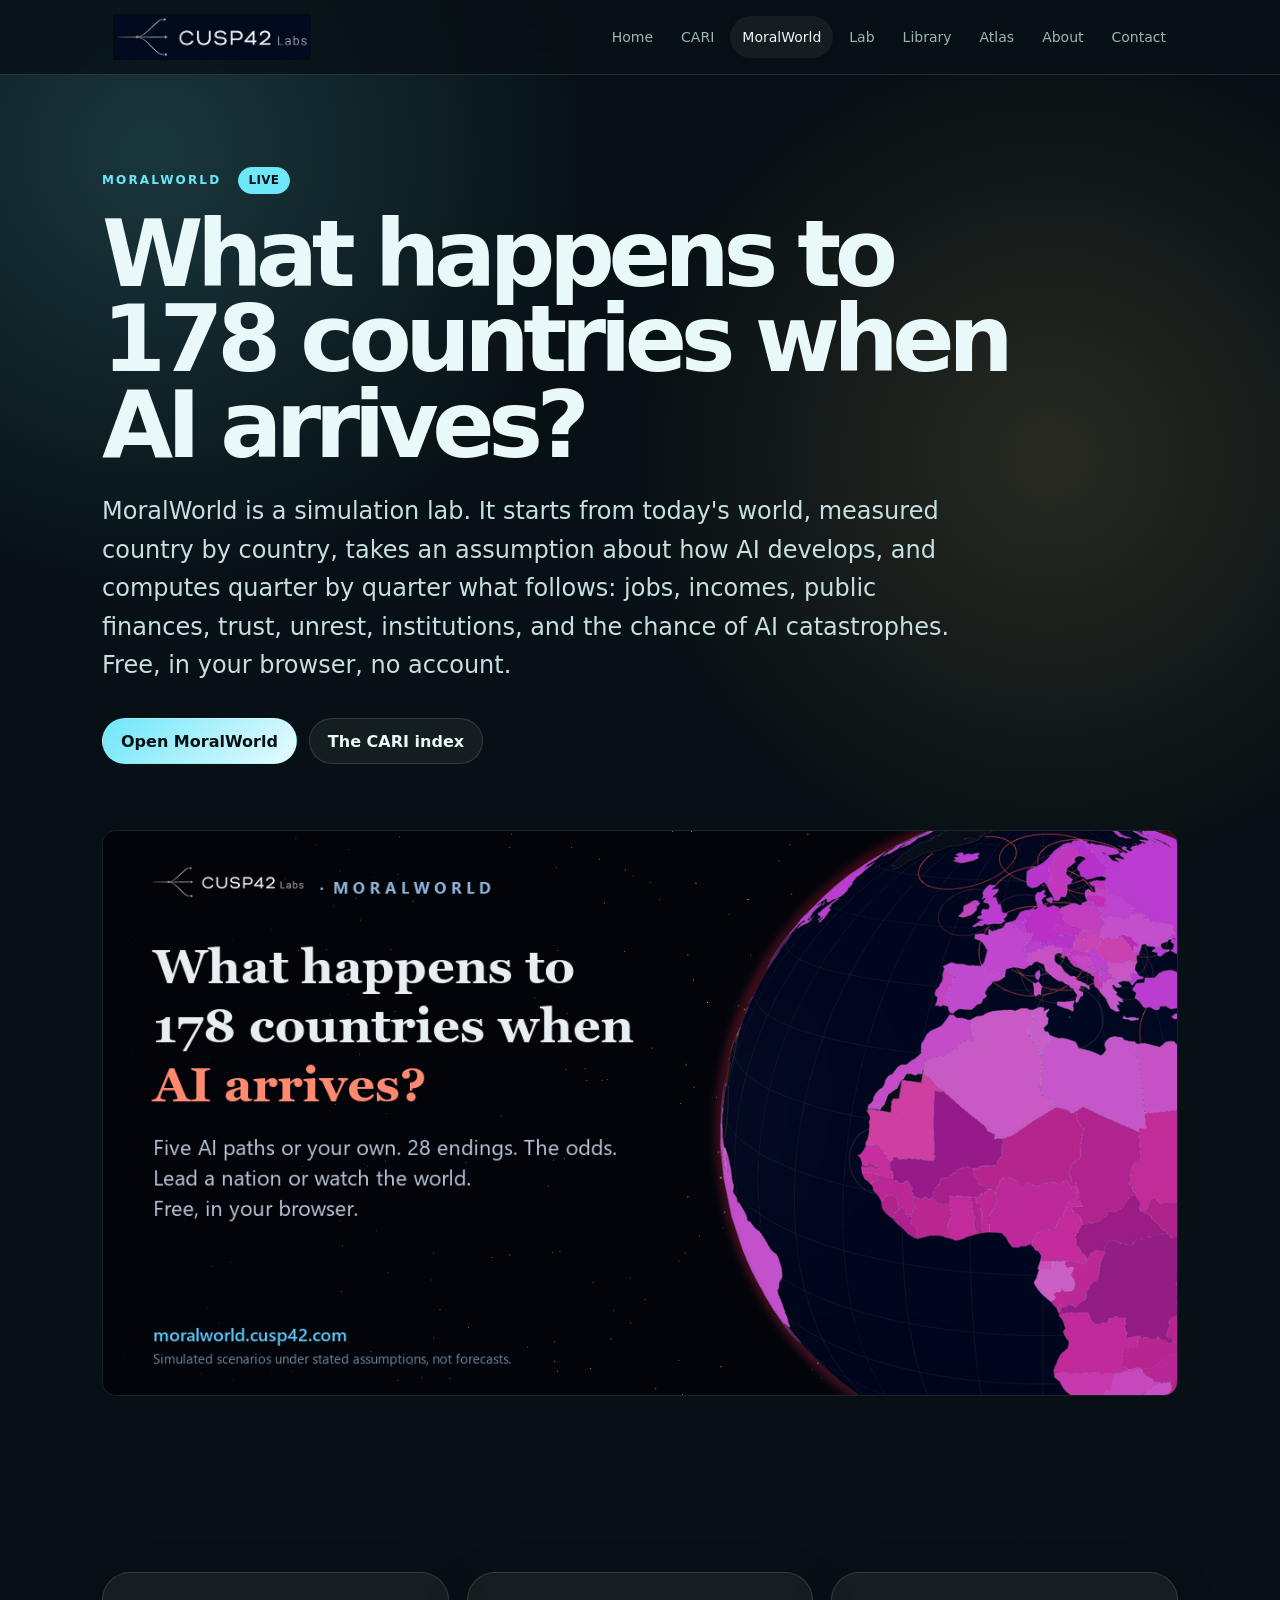
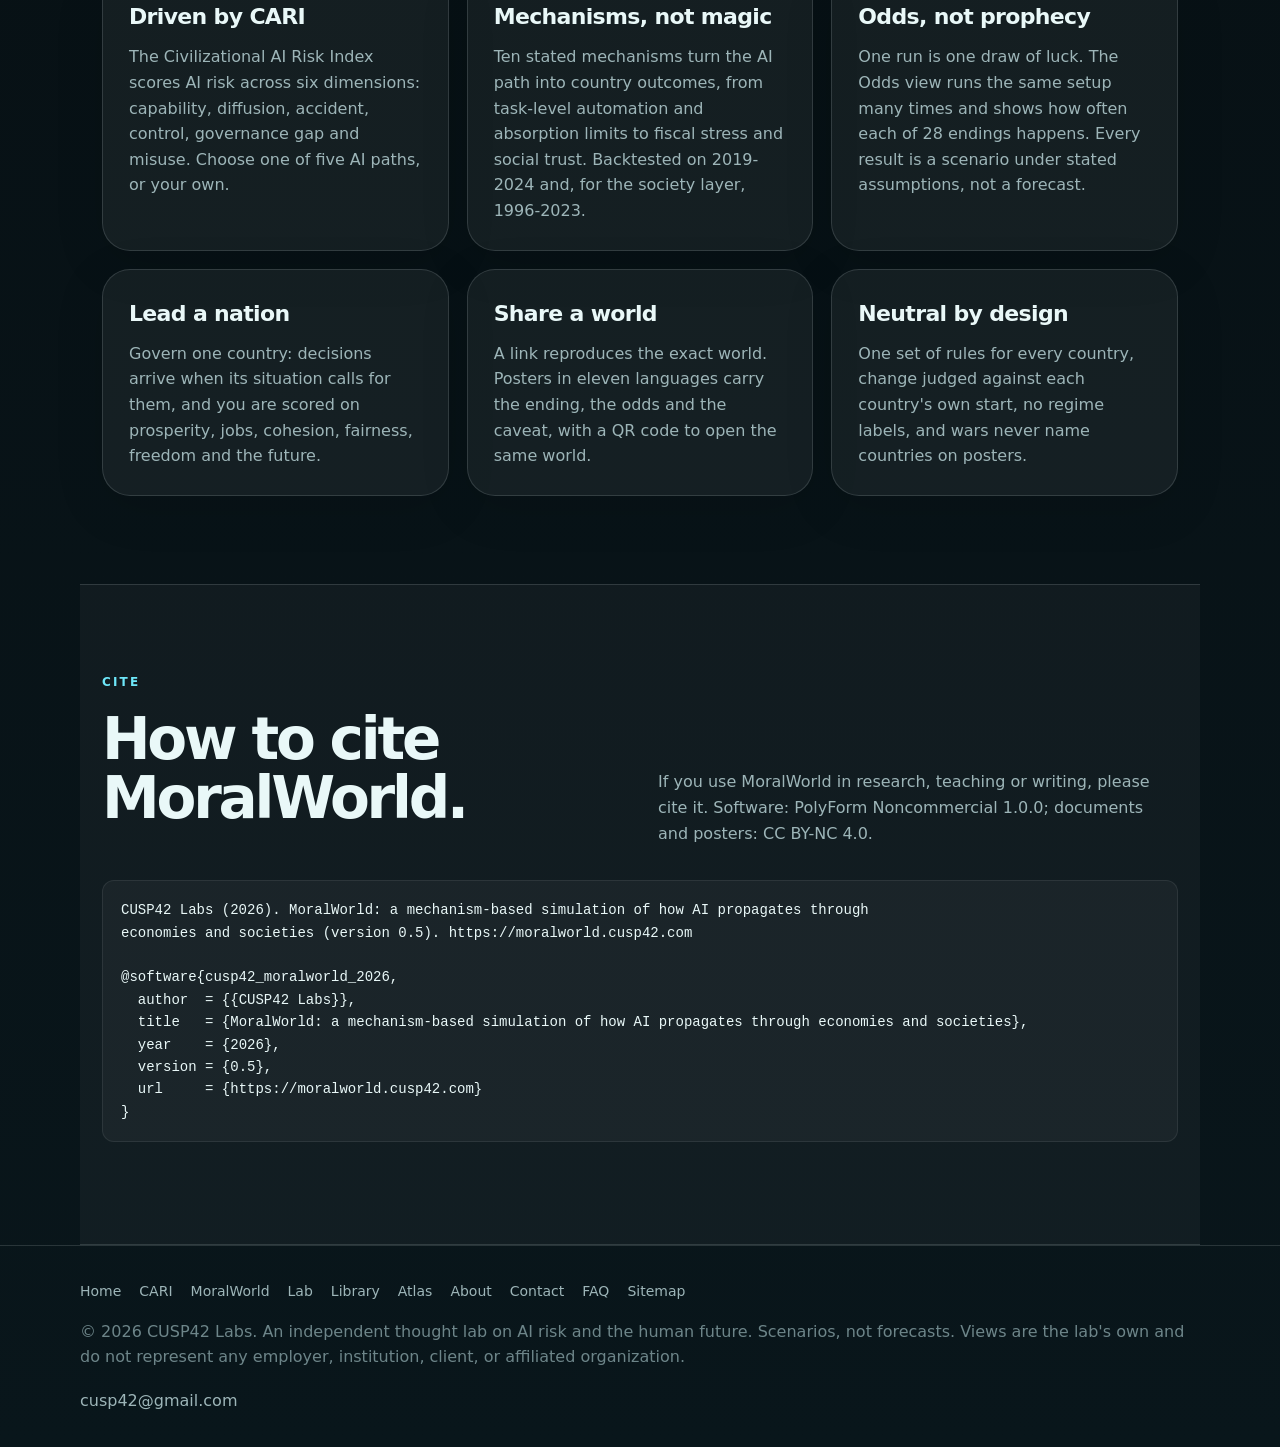
<file: moralworld.html>
<!doctype html>
<html lang="en">
<head>
  <meta charset="utf-8" />
  <meta name="viewport" content="width=device-width, initial-scale=1" />
  <title>MoralWorld — CUSP42 Labs</title>
  <meta name="description" content="MoralWorld: a mechanism-based simulation of how AI reshapes 178 countries, driven by the CARI AI risk index. Free, in your browser. Scenarios, not forecasts." />
  <link rel="canonical" href="https://cusp42.com/moralworld.html" />
  <meta property="og:title" content="MoralWorld — CUSP42 Labs" />
  <meta property="og:description" content="MoralWorld: a mechanism-based simulation of how AI reshapes 178 countries, driven by the CARI AI risk index. Free, in your browser. Scenarios, not forecasts." />
  <meta property="og:type" content="website" />
  <meta property="og:url" content="https://cusp42.com/moralworld.html" />
  <meta property="og:image" content="https://cusp42.com/assets/moralworld-card.png" />
  <meta name="twitter:card" content="summary_large_image" />
  <meta name="twitter:title" content="MoralWorld — CUSP42 Labs" />
  <meta name="twitter:description" content="MoralWorld: a mechanism-based simulation of how AI reshapes 178 countries, driven by the CARI AI risk index. Free, in your browser. Scenarios, not forecasts." />
  <meta name="twitter:image" content="https://cusp42.com/assets/moralworld-card.png" />
  <link rel="icon" href="assets/favicon.png" type="image/png" />
  <link rel="stylesheet" href="assets/styles.css" />
  <link rel="stylesheet" href="assets/v2.css" />
  <script type="application/ld+json">
{
  "@context": "https://schema.org",
  "@type": "SoftwareApplication",
  "name": "MoralWorld",
  "applicationCategory": "Simulation",
  "operatingSystem": "Web browser",
  "url": "https://moralworld.cusp42.com",
  "description": "A mechanism-based, quarter-by-quarter simulation of how AI propagates through the economies and societies of 178 countries, driven by the Civilizational AI Risk Index (CARI).",
  "creator": {
    "@type": "Organization",
    "name": "CUSP42 Labs",
    "url": "https://cusp42.com/"
  },
  "offers": {
    "@type": "Offer",
    "price": "0",
    "priceCurrency": "USD"
  },
  "license": "https://polyformproject.org/licenses/noncommercial/1.0.0"
}
  </script>
</head>
<body>
  <header class="site-header">
    <nav class="nav" aria-label="Primary navigation">
      <a class="brand brand-lockup" href="index.html" aria-label="CUSP42 Labs home"><img src="assets/cusp42-logo-lockup.png" alt="CUSP42 Labs" /></a>
      <button class="nav-toggle" type="button" aria-expanded="false">Menu</button>
      <div class="nav-links"><a href="index.html">Home</a><a href="https://cari.cusp42.com/">CARI</a><a href="moralworld.html" aria-current="page">MoralWorld</a><a href="lab.html">Lab</a><a href="library.html">Library</a><a href="atlas.html">Atlas</a><a href="about.html">About</a><a href="contact.html">Contact</a></div>
    </nav>
  </header>

  <main>
    <section class="section page-hero">
      <p class="eyebrow">MoralWorld <span class="status live">Live</span></p>
      <h1>What happens to 178 countries when AI arrives?</h1>
      <p class="lede">MoralWorld is a simulation lab. It starts from today's world, measured country by country, takes an assumption
        about how AI develops, and computes quarter by quarter what follows: jobs, incomes, public finances, trust, unrest,
        institutions, and the chance of AI catastrophes. Free, in your browser, no account.</p>
      <div class="cta-row">
        <a class="button primary" href="https://moralworld.cusp42.com" target="_blank" rel="noopener">Open MoralWorld</a>
        <a class="button" href="https://cari.cusp42.com/">The CARI index</a>
      </div>
    </section>

    <section class="section" style="padding-top: 10px;">
      <a href="https://moralworld.cusp42.com" target="_blank" rel="noopener"><img src="assets/moralworld-card.png" alt="MoralWorld: the simulated globe" style="width: 100%; max-width: 1100px; border-radius: 14px; border: 1px solid rgba(255,255,255,.08); display: block; margin: 0 auto;" /></a>
    </section>

    <section class="section">
      <div class="grid three">
        <article class="feature"><h3>Driven by CARI</h3><p>The Civilizational AI Risk Index scores AI risk across six dimensions: capability, diffusion, accident, control, governance gap and misuse. Choose one of five AI paths, or your own.</p></article>
        <article class="feature"><h3>Mechanisms, not magic</h3><p>Ten stated mechanisms turn the AI path into country outcomes, from task-level automation and absorption limits to fiscal stress and social trust. Backtested on 2019-2024 and, for the society layer, 1996-2023.</p></article>
        <article class="feature"><h3>Odds, not prophecy</h3><p>One run is one draw of luck. The Odds view runs the same setup many times and shows how often each of 28 endings happens. Every result is a scenario under stated assumptions, not a forecast.</p></article>
        <article class="feature"><h3>Lead a nation</h3><p>Govern one country: decisions arrive when its situation calls for them, and you are scored on prosperity, jobs, cohesion, fairness, freedom and the future.</p></article>
        <article class="feature"><h3>Share a world</h3><p>A link reproduces the exact world. Posters in eleven languages carry the ending, the odds and the caveat, with a QR code to open the same world.</p></article>
        <article class="feature"><h3>Neutral by design</h3><p>One set of rules for every country, change judged against each country's own start, no regime labels, and wars never name countries on posters.</p></article>
      </div>
    </section>

    <section class="section band">
      <div class="section-head">
        <div>
          <p class="eyebrow">Cite</p>
          <h2 class="section-title">How to cite MoralWorld.</h2>
        </div>
        <p class="copy">If you use MoralWorld in research, teaching or writing, please cite it. Software: PolyForm Noncommercial 1.0.0; documents and posters: CC BY-NC 4.0.</p>
      </div>
      <pre style="white-space: pre-wrap; background: rgba(255,255,255,.04); border: 1px solid rgba(255,255,255,.08); border-radius: 12px; padding: 18px; font-size: 14px; line-height: 1.6;">CUSP42 Labs (2026). MoralWorld: a mechanism-based simulation of how AI propagates through
economies and societies (version 0.5). https://moralworld.cusp42.com

@software{cusp42_moralworld_2026,
  author  = {{CUSP42 Labs}},
  title   = {MoralWorld: a mechanism-based simulation of how AI propagates through economies and societies},
  year    = {2026},
  version = {0.5},
  url     = {https://moralworld.cusp42.com}
}</pre>
    </section>





  </main>

  <footer class="footer"><nav class="footer-nav" aria-label="Footer site map"><a href="index.html">Home</a><a href="https://cari.cusp42.com/">CARI</a><a href="moralworld.html">MoralWorld</a><a href="lab.html">Lab</a><a href="library.html">Library</a><a href="atlas.html">Atlas</a><a href="about.html">About</a><a href="contact.html">Contact</a><a href="faq.html">FAQ</a><a href="sitemap.html">Sitemap</a></nav><div class="footer-inner"><div>© <span id="year">2026</span> CUSP42 Labs. An independent thought lab on AI risk and the human future. Scenarios, not forecasts. Views are the lab's own and do not represent any employer, institution, client, or affiliated organization.</div><div><a href="mailto:cusp42@gmail.com">cusp42@gmail.com</a></div></div></footer>
  <script src="assets/site.js"></script><script>document.getElementById('year').textContent = new Date().getFullYear();</script>
</body>
</html>
</file>
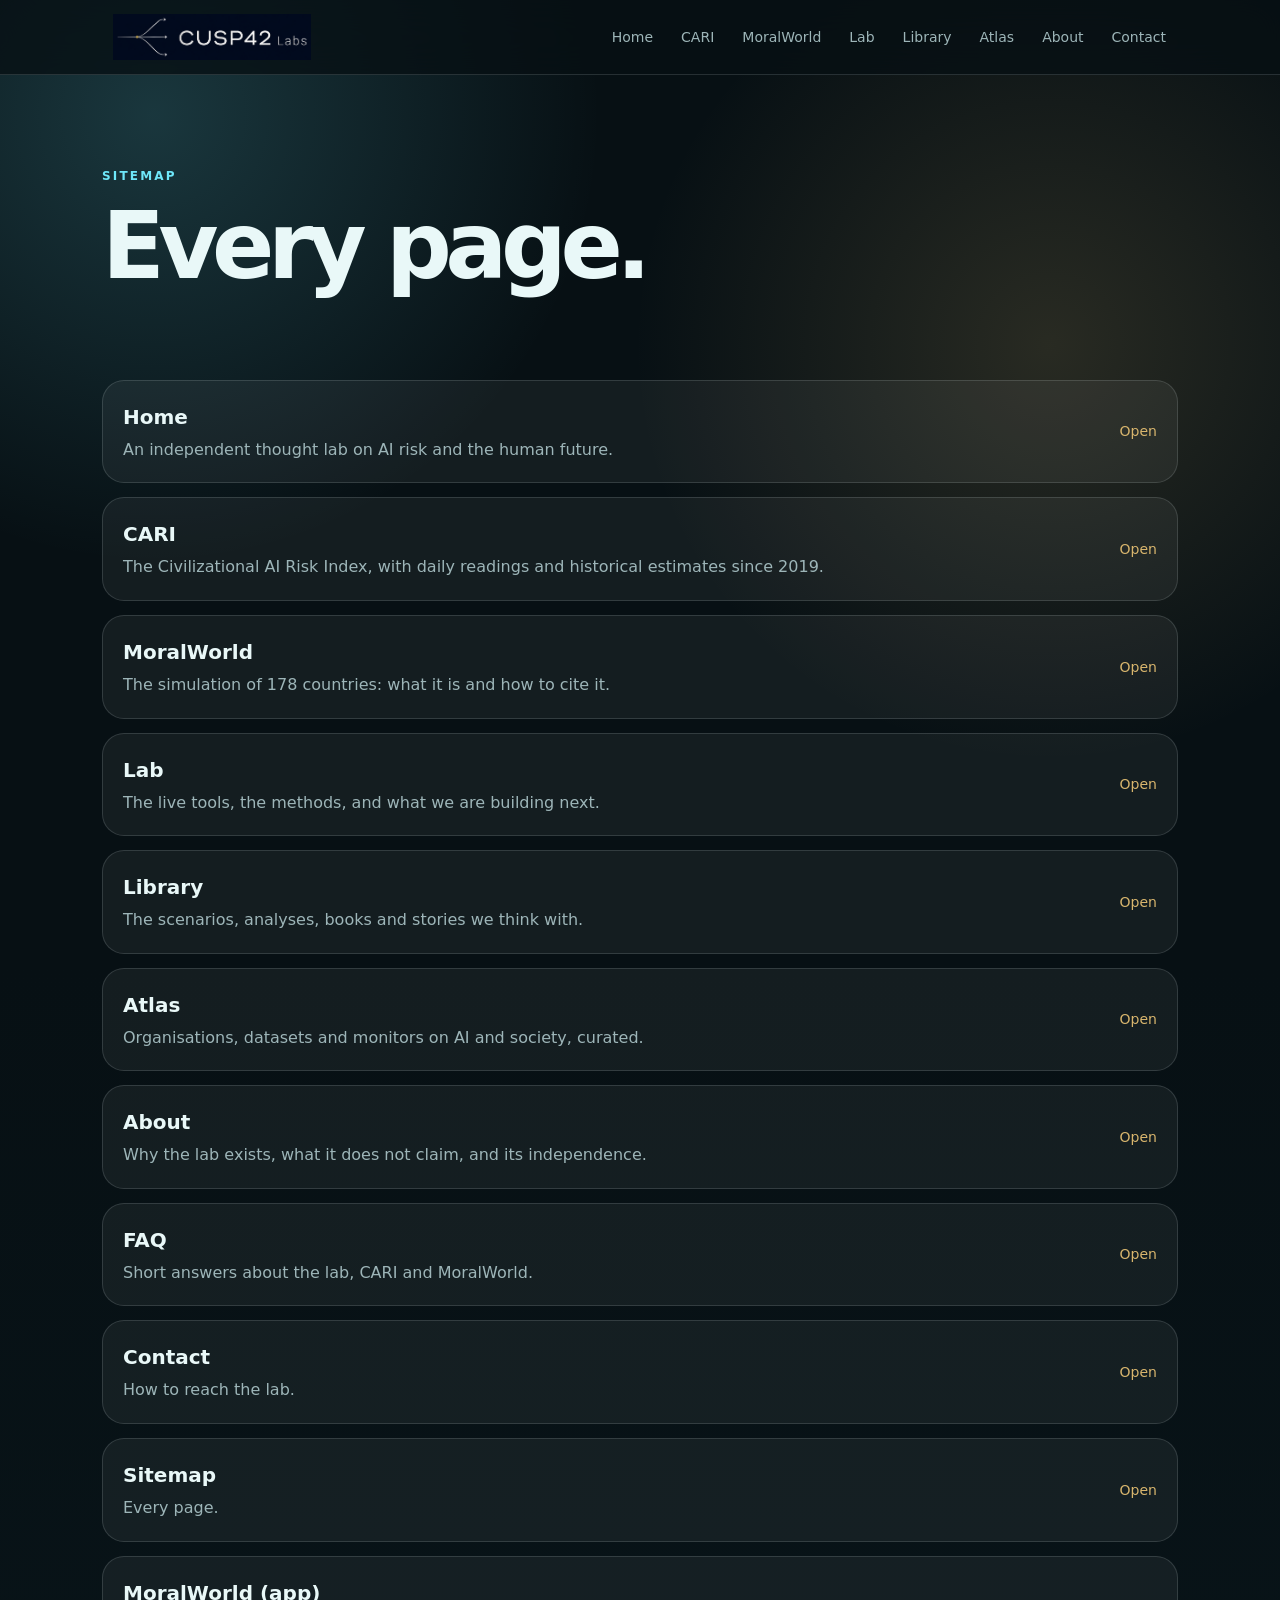
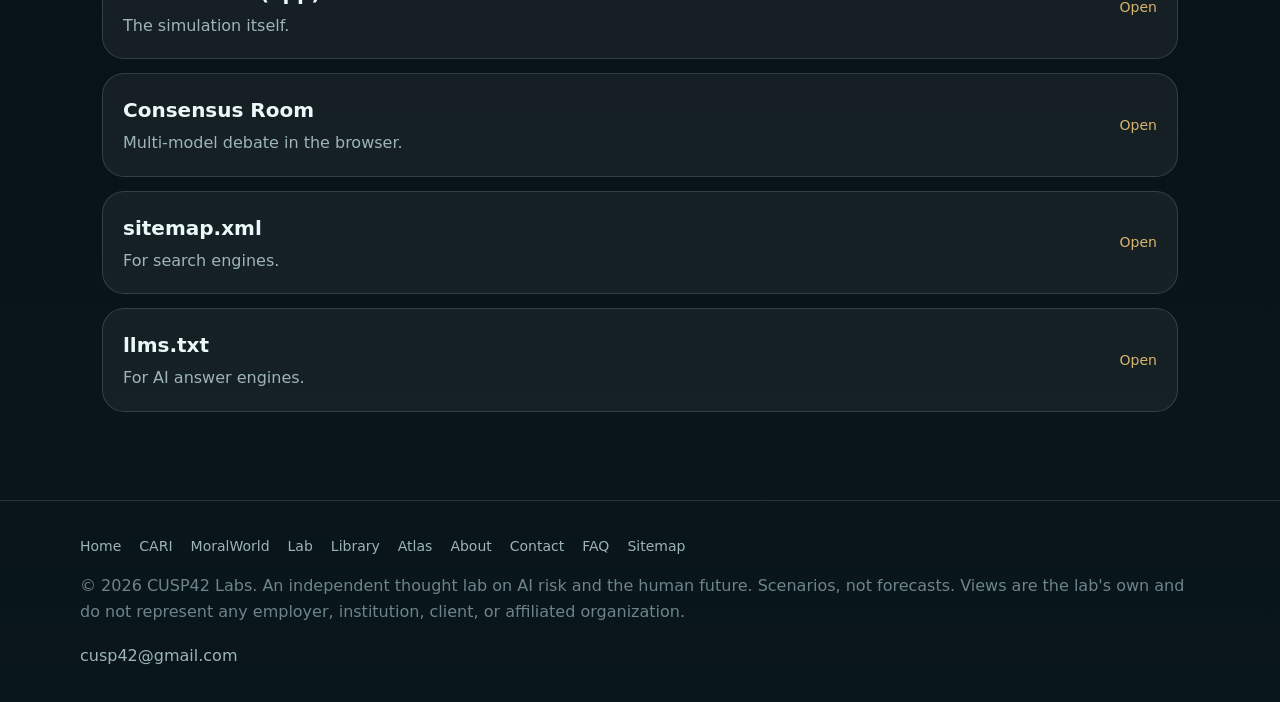
<file: sitemap.html>
<!doctype html>
<html lang="en">
<head>
  <meta charset="utf-8" />
  <meta name="viewport" content="width=device-width, initial-scale=1" />
  <title>Sitemap — CUSP42 Labs</title>
  <meta name="description" content="Every page on cusp42.com." />
  <link rel="canonical" href="https://cusp42.com/sitemap.html" />
  <meta property="og:title" content="Sitemap — CUSP42 Labs" />
  <meta property="og:description" content="Every page on cusp42.com." />
  <meta property="og:type" content="website" />
  <meta property="og:url" content="https://cusp42.com/sitemap.html" />
  <meta property="og:image" content="https://cusp42.com/assets/cusp42-hero.jpg" />
  <meta name="twitter:card" content="summary_large_image" />
  <meta name="twitter:title" content="Sitemap — CUSP42 Labs" />
  <meta name="twitter:description" content="Every page on cusp42.com." />
  <meta name="twitter:image" content="https://cusp42.com/assets/cusp42-hero.jpg" />
  <link rel="icon" href="assets/favicon.png" type="image/png" />
  <link rel="stylesheet" href="assets/styles.css" />
  <link rel="stylesheet" href="assets/v2.css" />
</head>
<body>
  <header class="site-header">
    <nav class="nav" aria-label="Primary navigation">
      <a class="brand brand-lockup" href="index.html" aria-label="CUSP42 Labs home"><img src="assets/cusp42-logo-lockup.png" alt="CUSP42 Labs" /></a>
      <button class="nav-toggle" type="button" aria-expanded="false">Menu</button>
      <div class="nav-links"><a href="index.html">Home</a><a href="https://cari.cusp42.com/">CARI</a><a href="moralworld.html">MoralWorld</a><a href="lab.html">Lab</a><a href="library.html">Library</a><a href="atlas.html">Atlas</a><a href="about.html">About</a><a href="contact.html">Contact</a></div>
    </nav>
  </header>

  <main>
    <section class="section page-hero"><p class="eyebrow">Sitemap</p><h1>Every page.</h1></section>
    <section class="section" style="padding-top: 10px;"><div class="article-list">
        <a class="article-link" href="index.html"><div><h3>Home</h3><p>An independent thought lab on AI risk and the human future.</p></div><span>Open</span></a>
        <a class="article-link" href="https://cari.cusp42.com/"><div><h3>CARI</h3><p>The Civilizational AI Risk Index, with daily readings and historical estimates since 2019.</p></div><span>Open</span></a>
        <a class="article-link" href="moralworld.html"><div><h3>MoralWorld</h3><p>The simulation of 178 countries: what it is and how to cite it.</p></div><span>Open</span></a>
        <a class="article-link" href="lab.html"><div><h3>Lab</h3><p>The live tools, the methods, and what we are building next.</p></div><span>Open</span></a>
        <a class="article-link" href="library.html"><div><h3>Library</h3><p>The scenarios, analyses, books and stories we think with.</p></div><span>Open</span></a>
        <a class="article-link" href="atlas.html"><div><h3>Atlas</h3><p>Organisations, datasets and monitors on AI and society, curated.</p></div><span>Open</span></a>
        <a class="article-link" href="about.html"><div><h3>About</h3><p>Why the lab exists, what it does not claim, and its independence.</p></div><span>Open</span></a>
        <a class="article-link" href="faq.html"><div><h3>FAQ</h3><p>Short answers about the lab, CARI and MoralWorld.</p></div><span>Open</span></a>
        <a class="article-link" href="contact.html"><div><h3>Contact</h3><p>How to reach the lab.</p></div><span>Open</span></a>
        <a class="article-link" href="sitemap.html"><div><h3>Sitemap</h3><p>Every page.</p></div><span>Open</span></a>
        <a class="article-link" href="https://moralworld.cusp42.com" target="_blank" rel="noopener"><div><h3>MoralWorld (app)</h3><p>The simulation itself.</p></div><span>Open</span></a>

        <a class="article-link" href="https://consensus.cusp42.com/" target="_blank" rel="noopener"><div><h3>Consensus Room</h3><p>Multi-model debate in the browser.</p></div><span>Open</span></a>
        <a class="article-link" href="sitemap.xml"><div><h3>sitemap.xml</h3><p>For search engines.</p></div><span>Open</span></a>
        <a class="article-link" href="llms.txt"><div><h3>llms.txt</h3><p>For AI answer engines.</p></div><span>Open</span></a>
    </div></section>
  </main>

  <footer class="footer"><nav class="footer-nav" aria-label="Footer site map"><a href="index.html">Home</a><a href="https://cari.cusp42.com/">CARI</a><a href="moralworld.html">MoralWorld</a><a href="lab.html">Lab</a><a href="library.html">Library</a><a href="atlas.html">Atlas</a><a href="about.html">About</a><a href="contact.html">Contact</a><a href="faq.html">FAQ</a><a href="sitemap.html">Sitemap</a></nav><div class="footer-inner"><div>© <span id="year">2026</span> CUSP42 Labs. An independent thought lab on AI risk and the human future. Scenarios, not forecasts. Views are the lab's own and do not represent any employer, institution, client, or affiliated organization.</div><div><a href="mailto:cusp42@gmail.com">cusp42@gmail.com</a></div></div></footer>
  <script src="assets/site.js"></script><script>document.getElementById('year').textContent = new Date().getFullYear();</script>
</body>
</html>
</file>
<file: assets/styles.css>
:root {
  --bg: #071014;
  --bg-soft: #0c191f;
  --bg-softer: #102129;
  --panel: rgba(255,255,255,0.055);
  --panel-strong: rgba(255,255,255,0.085);
  --line: rgba(233,248,248,0.14);
  --text: #e9f8f8;
  --muted: #9db5b8;
  --muted-2: #6d8589;
  --cyan: #6ee7f9;
  --gold: #d8b56d;
  --rose: #f0a1a8;
  --shadow: 0 20px 80px rgba(0,0,0,0.32);
  --max: 1120px;
  --radius: 28px;
  --radius-sm: 18px;
  color-scheme: dark;
}

* { box-sizing: border-box; }
html { scroll-behavior: smooth; }
body {
  margin: 0;
  font-family: Inter, ui-sans-serif, system-ui, -apple-system, BlinkMacSystemFont, "Segoe UI", sans-serif;
  color: var(--text);
  background:
    radial-gradient(circle at 12% 5%, rgba(110,231,249,0.18), transparent 28rem),
    radial-gradient(circle at 82% 15%, rgba(216,181,109,0.16), transparent 26rem),
    linear-gradient(180deg, #071014 0%, #071014 42%, #09161b 100%);
  line-height: 1.6;
}

a { color: inherit; text-decoration: none; }
a:hover { color: var(--cyan); }

.site-header {
  position: sticky;
  top: 0;
  z-index: 20;
  backdrop-filter: blur(18px);
  background: rgba(7,16,20,0.78);
  border-bottom: 1px solid var(--line);
}

.nav {
  max-width: var(--max);
  margin: 0 auto;
  min-height: 74px;
  display: flex;
  align-items: center;
  justify-content: space-between;
  padding: 0 22px;
}

.brand {
  display: inline-flex;
  align-items: center;
  gap: 12px;
  font-weight: 760;
  letter-spacing: 0.12em;
}
.brand img { width: 38px; height: 38px; border-radius: 12px; }
.brand small {
  display: block;
  margin-top: -4px;
  font-size: 11px;
  letter-spacing: 0.18em;
  color: var(--muted);
  font-weight: 600;
}

.nav-links {
  display: flex;
  align-items: center;
  gap: 4px;
}
.nav-links a {
  padding: 10px 12px;
  border-radius: 999px;
  color: var(--muted);
  font-size: 14px;
}
.nav-links a.active,
.nav-links a:hover {
  color: var(--text);
  background: rgba(255,255,255,0.07);
}

.nav-toggle {
  display: none;
  background: var(--panel);
  border: 1px solid var(--line);
  color: var(--text);
  border-radius: 999px;
  padding: 9px 12px;
  font-size: 14px;
}

main { overflow: hidden; }
.section, .hero {
  max-width: var(--max);
  margin: 0 auto;
  padding: 88px 22px;
}
.hero {
  display: grid;
  grid-template-columns: 1.1fr 0.9fr;
  gap: 46px;
  align-items: center;
  min-height: calc(100vh - 74px);
}
.eyebrow {
  color: var(--cyan);
  text-transform: uppercase;
  letter-spacing: 0.18em;
  font-size: 12px;
  font-weight: 800;
  margin: 0 0 18px;
}
.h1, h1 {
  font-size: clamp(48px, 8vw, 92px);
  line-height: 0.93;
  letter-spacing: -0.07em;
  margin: 0 0 24px;
}
.h1 .accent, h1 .accent { color: var(--gold); }
.lede {
  font-size: clamp(18px, 2.2vw, 24px);
  color: #c7dfe1;
  max-width: 760px;
  margin: 0 0 30px;
}
.copy { color: var(--muted); max-width: 780px; }
.copy strong { color: var(--text); font-weight: 700; }

.cta-row { display: flex; flex-wrap: wrap; gap: 12px; margin-top: 34px; }
.button {
  display: inline-flex;
  align-items: center;
  justify-content: center;
  gap: 8px;
  min-height: 46px;
  padding: 0 18px;
  border-radius: 999px;
  font-weight: 760;
  border: 1px solid var(--line);
  background: var(--panel);
  color: var(--text);
}
.button.primary {
  color: #081014;
  background: linear-gradient(135deg, var(--cyan), #e7fbff);
  border-color: transparent;
}
.button:hover { transform: translateY(-1px); color: inherit; }

.cta-row.compact { margin-top: 18px; margin-bottom: 8px; }
.mini-links {
  display: flex;
  flex-wrap: wrap;
  gap: 10px;
  margin-top: 18px;
}
.mini-links.vertical { flex-direction: column; align-items: flex-start; }
.mini-links a {
  display: inline-flex;
  align-items: center;
  min-height: 36px;
  border: 1px solid var(--line);
  border-radius: 999px;
  padding: 0 13px;
  color: var(--cyan);
  background: rgba(110,231,249,0.06);
  font-size: 14px;
  font-weight: 700;
}
.mini-links a:hover { color: var(--text); background: rgba(255,255,255,0.075); }


.orbit-card {
  min-height: 520px;
  border: 1px solid var(--line);
  border-radius: 38px;
  background:
    radial-gradient(circle at 65% 28%, rgba(110,231,249,0.22), transparent 14rem),
    radial-gradient(circle at 35% 70%, rgba(216,181,109,0.18), transparent 15rem),
    rgba(255,255,255,0.055);
  box-shadow: var(--shadow);
  position: relative;
  overflow: hidden;
  padding: 28px;
}
.orbit-card::before {
  content: "";
  position: absolute;
  width: 420px;
  height: 420px;
  border: 1px solid rgba(233,248,248,0.13);
  border-radius: 50%;
  right: -120px;
  top: -76px;
}
.orbit-card::after {
  content: "";
  position: absolute;
  inset: 18px;
  border-radius: 30px;
  border: 1px solid rgba(233,248,248,0.08);
  pointer-events: none;
}
.big-mark {
  position: absolute;
  right: 28px;
  top: 28px;
  width: 128px;
  border-radius: 30px;
  opacity: 0.92;
}
.card-bottom {
  position: absolute;
  left: 28px;
  right: 28px;
  bottom: 28px;
}
.card-bottom p { color: var(--muted); margin: 10px 0 0; max-width: 390px; }
.signal-line {
  display: flex;
  gap: 9px;
  margin-bottom: 18px;
}
.signal-line span {
  height: 8px;
  border-radius: 999px;
  background: rgba(233,248,248,0.2);
  flex: 1;
}
.signal-line span:nth-child(2) { background: rgba(110,231,249,0.74); }
.signal-line span:nth-child(4) { background: rgba(216,181,109,0.74); }
.card-kicker { color: var(--cyan); font-size: 13px; letter-spacing: 0.12em; text-transform: uppercase; font-weight: 800; }
.card-title { font-size: 32px; line-height: 1.05; letter-spacing: -0.04em; margin: 10px 0 0; }

.section-title {
  font-size: clamp(34px, 5vw, 58px);
  line-height: 1.02;
  letter-spacing: -0.055em;
  margin: 0 0 18px;
}
.section-head { display: flex; justify-content: space-between; gap: 28px; align-items: end; margin-bottom: 34px; }
.section-head .copy { max-width: 520px; margin: 0; }

.grid { display: grid; gap: 18px; }
.grid.two { grid-template-columns: repeat(2, minmax(0,1fr)); }
.grid.three { grid-template-columns: repeat(3, minmax(0,1fr)); }
.card, .feature, .quote, .timeline-item {
  border: 1px solid var(--line);
  border-radius: var(--radius);
  background: var(--panel);
  padding: 26px;
  box-shadow: 0 12px 50px rgba(0,0,0,0.12);
}
.card:hover, .feature:hover { background: var(--panel-strong); }
.card h3, .feature h3 { margin: 0 0 10px; font-size: 22px; letter-spacing: -0.03em; }
.card p, .feature p { color: var(--muted); margin: 0; }
.card .tag {
  display: inline-flex;
  border: 1px solid var(--line);
  border-radius: 999px;
  padding: 6px 10px;
  color: var(--cyan);
  font-size: 12px;
  font-weight: 750;
  margin-bottom: 18px;
  background: rgba(110,231,249,0.06);
}

.band {
  border-top: 1px solid var(--line);
  border-bottom: 1px solid var(--line);
  background: rgba(255,255,255,0.035);
}

.pill-list { display: flex; flex-wrap: wrap; gap: 10px; margin-top: 24px; }
.pill-list span {
  border: 1px solid var(--line);
  background: rgba(255,255,255,0.045);
  color: var(--muted);
  border-radius: 999px;
  padding: 8px 12px;
  font-size: 14px;
}

.page-hero { padding-top: 92px; padding-bottom: 56px; }
.page-hero h1 { max-width: 980px; }
.page-hero .lede { max-width: 850px; }

.work-item {
  display: grid;
  grid-template-columns: 0.75fr 1.25fr;
  gap: 28px;
  padding: 30px;
  border: 1px solid var(--line);
  border-radius: 32px;
  background: var(--panel);
  margin-bottom: 18px;
}
.work-meta { color: var(--muted); font-size: 14px; }
.work-meta strong { color: var(--cyan); display: block; margin-bottom: 8px; }
.work-item h2 { margin: 0 0 10px; font-size: 30px; letter-spacing: -0.04em; }
.work-item p { color: var(--muted); margin: 0 0 16px; }

.article-list { display: grid; gap: 14px; }
.article-link {
  display: grid;
  grid-template-columns: 1fr auto;
  gap: 18px;
  align-items: center;
  border: 1px solid var(--line);
  border-radius: 22px;
  padding: 20px;
  background: var(--panel);
}
.article-link h3 { margin: 0 0 4px; font-size: 20px; }
.article-link p { margin: 0; color: var(--muted); }
.article-link span { color: var(--gold); font-size: 14px; white-space: nowrap; }

.quote { font-size: clamp(22px, 3.2vw, 36px); line-height: 1.22; letter-spacing: -0.04em; color: #dff6f7; }
.quote small { display: block; color: var(--muted); margin-top: 16px; font-size: 15px; letter-spacing: 0; }

.timeline { display: grid; gap: 14px; }
.timeline-item { display: grid; grid-template-columns: 140px 1fr; gap: 18px; }
.timeline-item strong { color: var(--gold); }
.timeline-item p { margin: 0; color: var(--muted); }

.contact-box {
  border: 1px solid var(--line);
  border-radius: 36px;
  padding: 34px;
  background:
    radial-gradient(circle at 90% 10%, rgba(110,231,249,0.18), transparent 20rem),
    var(--panel);
}
.contact-box h2 { margin-top: 0; font-size: 36px; letter-spacing: -0.04em; }
.contact-box p { color: var(--muted); }

.footer {
  border-top: 1px solid var(--line);
  padding: 34px 22px;
  color: var(--muted-2);
}
.footer-inner {
  max-width: var(--max);
  margin: 0 auto;
  display: flex;
  justify-content: space-between;
  gap: 18px;
  flex-wrap: wrap;
}
.footer a { color: var(--muted); }

@media (max-width: 840px) {
  .hero, .grid.two, .grid.three, .work-item, .timeline-item { grid-template-columns: 1fr; }
  .hero { min-height: auto; padding-top: 62px; }
  .orbit-card { min-height: 420px; }
  .section { padding: 64px 20px; }
  .section-head { display: block; }
  .nav-toggle { display: inline-flex; }
  .nav-links {
    display: none;
    position: absolute;
    top: 74px;
    left: 12px;
    right: 12px;
    flex-direction: column;
    align-items: stretch;
    padding: 12px;
    background: rgba(7,16,20,0.96);
    border: 1px solid var(--line);
    border-radius: 20px;
  }
  .nav-links.open { display: flex; }
  .nav-links a { padding: 13px 14px; }
  .article-link { grid-template-columns: 1fr; }
}

/* v5 narrative additions */
.story-hero { grid-template-columns: 1.02fr 0.98fr; }
.cosmic-card {
  border: 1px solid var(--line);
  border-radius: 42px;
  background:
    radial-gradient(circle at 70% 16%, rgba(110,231,249,0.16), transparent 17rem),
    radial-gradient(circle at 28% 76%, rgba(216,181,109,0.12), transparent 16rem),
    rgba(255,255,255,0.045);
  box-shadow: var(--shadow);
  overflow: hidden;
  padding: 12px;
  position: relative;
}
.cosmic-card::after {
  content: "";
  position: absolute;
  inset: 13px;
  border: 1px solid rgba(233,248,248,0.1);
  border-radius: 32px;
  pointer-events: none;
}
.cosmic-card img {
  display: block;
  width: 100%;
  min-height: 520px;
  object-fit: cover;
  border-radius: 32px;
}
.split-story {
  display: grid;
  grid-template-columns: 1.02fr 0.98fr;
  gap: 28px;
  align-items: stretch;
}
.name-block {
  border: 1px solid var(--line);
  border-radius: 36px;
  padding: 34px;
  background: var(--panel);
}
.name-block .copy { margin-bottom: 18px; }
.compact-quote {
  display: flex;
  flex-direction: column;
  justify-content: center;
  min-height: 100%;
  background:
    radial-gradient(circle at 90% 10%, rgba(216,181,109,0.13), transparent 15rem),
    var(--panel);
}
@media (max-width: 840px) {
  .story-hero, .split-story { grid-template-columns: 1fr; }
  .cosmic-card img { min-height: auto; }
}

/* v6 visual identity update */
.brand.brand-lockup {
  gap: 0;
  letter-spacing: 0;
}
.brand.brand-lockup img {
  width: min(220px, 48vw);
  height: auto;
  max-height: 46px;
  object-fit: contain;
  border-radius: 10px;
  display: block;
}
@media (max-width: 520px) {
  .brand.brand-lockup img {
    width: min(176px, 48vw);
    max-height: 40px;
  }
}

/* v6 full-width homepage hero image */
.hero-image {
  max-width: min(1360px, calc(100vw - 44px));
  min-height: 690px;
  margin-top: 28px;
  margin-bottom: 28px;
  border: 1px solid rgba(233,248,248,0.14);
  border-radius: 42px;
  overflow: hidden;
  display: flex;
  align-items: center;
  grid-template-columns: none;
  background:
    linear-gradient(90deg, rgba(2,8,16,0.96) 0%, rgba(2,8,16,0.86) 26%, rgba(2,8,16,0.42) 54%, rgba(2,8,16,0.18) 100%),
    url("cusp42-hero.jpg") center center / cover no-repeat;
  box-shadow: 0 36px 120px rgba(0,0,0,0.42);
}
.hero-copy-panel {
  width: min(670px, 100%);
  padding: 0 0 0 24px;
}
.hero-image .h1 {
  text-shadow: 0 2px 22px rgba(0,0,0,0.4);
}
.hero-image .lede,
.hero-image .copy {
  text-shadow: 0 2px 18px rgba(0,0,0,0.62);
}
@media (max-width: 840px) {
  .hero-image {
    min-height: auto;
    max-width: calc(100vw - 28px);
    margin-top: 18px;
    padding: 56px 22px;
    border-radius: 30px;
    background:
      linear-gradient(90deg, rgba(2,8,16,0.96) 0%, rgba(2,8,16,0.78) 70%, rgba(2,8,16,0.42) 100%),
      url("cusp42-hero.jpg") 64% center / cover no-repeat;
  }
  .hero-copy-panel { padding-left: 0; }
}

/* ---- Status badges (Live / In development / Concept) ---- */
.status {
  display: inline-block;
  vertical-align: middle;
  margin-left: 10px;
  border-radius: 999px;
  padding: 4px 10px;
  font-size: 12px;
  font-weight: 750;
  letter-spacing: 0.02em;
  line-height: 1.4;
  border: 1px solid var(--line);
}
.status.live { color: #071014; background: var(--cyan); border-color: var(--cyan); }
.status.dev { color: var(--gold); background: rgba(216,181,109,0.10); border-color: rgba(216,181,109,0.35); }

/* ---- FAQ ---- */
.faq-list { display: grid; gap: 14px; }
.faq-item {
  border: 1px solid var(--line);
  border-radius: 22px;
  padding: 24px 26px;
  background: var(--panel);
}
.faq-item h3 { margin: 0 0 8px; font-size: 21px; letter-spacing: -0.03em; }
.faq-item p { margin: 0; color: var(--muted); }

/* ---- Atlas (curated gateway) ---- */
.nav-links a.nav-atlas {
  color: var(--gold);
  border: 1px solid rgba(216,181,109,0.4);
  background: rgba(216,181,109,0.08);
  font-weight: 750;
}
.nav-links a.nav-atlas:hover,
.nav-links a.nav-atlas.active {
  color: #081014;
  background: var(--gold);
  border-color: var(--gold);
}

.footer-nav {
  max-width: var(--max);
  margin: 0 auto 16px;
  display: flex;
  flex-wrap: wrap;
  gap: 4px 18px;
}
.footer-nav a { color: var(--muted); font-size: 14px; }
.footer-nav a:hover { color: var(--cyan); }

.atlas-updated { color: var(--muted-2); font-size: 14px; margin: 14px 0 0; }
.atlas-theme { scroll-margin-top: 90px; }
.atlas-card {
  border: 1px solid var(--line);
  border-radius: var(--radius);
  background: var(--panel);
  padding: 26px;
  box-shadow: 0 12px 50px rgba(0,0,0,0.12);
}
.atlas-card:hover { background: var(--panel-strong); }
.atlas-card-top {
  display: flex;
  justify-content: space-between;
  align-items: center;
  gap: 10px;
  flex-wrap: wrap;
  margin-bottom: 14px;
}
.atlas-card-top .tag {
  display: inline-flex;
  border: 1px solid var(--line);
  border-radius: 999px;
  padding: 6px 10px;
  color: var(--cyan);
  font-size: 12px;
  font-weight: 750;
  background: rgba(110,231,249,0.06);
}
.atlas-meta { color: var(--muted-2); font-size: 12.5px; letter-spacing: 0.02em; }
.atlas-card h4 { margin: 0 0 10px; font-size: 21px; letter-spacing: -0.03em; line-height: 1.25; }
.atlas-card h4 a { color: var(--text); }
.atlas-card h4 a:hover { color: var(--cyan); }
.atlas-summary { color: var(--muted); margin: 0 0 16px; }
.atlas-fields { margin: 0; display: grid; gap: 10px; }
.atlas-fields dt {
  color: var(--gold);
  font-size: 11.5px;
  text-transform: uppercase;
  letter-spacing: 0.14em;
  font-weight: 800;
}
.atlas-fields dd { margin: 2px 0 0; color: var(--muted); font-size: 14.5px; }
.atlas-tags { display: flex; flex-wrap: wrap; gap: 8px; margin-top: 16px; }
.atlas-tags span {
  border: 1px solid var(--line);
  background: rgba(255,255,255,0.045);
  color: var(--muted-2);
  border-radius: 999px;
  padding: 4px 10px;
  font-size: 12.5px;
}

/* ---- Essay / article body ---- */
.essay { max-width: 760px; margin: 0 auto; }
.essay .dek { font-size: clamp(18px, 2.4vw, 22px); color: var(--muted); margin: 6px 0 14px; }
.essay .byline { color: var(--muted-2); font-size: 14px; margin: 0 0 36px; }
.essay h2 { font-size: clamp(24px, 3vw, 32px); letter-spacing: -0.04em; margin: 40px 0 14px; }
.essay p { color: #cfe6e7; margin: 0 0 18px; }
.essay .essay-footer { color: var(--muted-2); font-size: 14px; border-top: 1px solid var(--line); margin-top: 44px; padding-top: 20px; }

/* MoralWorld nav item */
.nav-links a.nav-mw { color: #5ac8fa; }
</file>
<file: assets/v2.css>
/* cusp42.com v2.0 additions: AI risk and the human future. Uses the design tokens of styles.css. */

.nav-links a[aria-current="page"] { color: var(--text); background: rgba(255,255,255,.06); }

/* CARI today */
.live-strip { padding-top: 26px; padding-bottom: 26px; }
.cari-live { display: flex; flex-wrap: wrap; align-items: baseline; gap: 10px 16px; padding: 18px 22px; border-radius: 16px;
  border: 1px solid rgba(237,161,0,.35); background: linear-gradient(90deg, rgba(237,161,0,.10), rgba(255,255,255,.02));
  color: var(--text); text-decoration: none; transition: border-color .2s; }
a.cari-live:hover { border-color: rgba(237,161,0,.7); }
.cl-k { font-size: 12px; letter-spacing: .18em; text-transform: uppercase; color: var(--muted); }
.cl-v { font-size: clamp(34px, 5vw, 48px); font-weight: 800; color: #f2b84b; line-height: 1; }
.cl-of { color: var(--muted); }
.cl-band { font-weight: 700; color: #f2b84b; }
.cl-note { color: var(--muted); font-size: 14px; flex: 1 1 320px; }
.cl-go { font-size: 22px; color: var(--muted); }

/* two questions and pillars */
.feature.question h3 { font-size: clamp(20px, 2.2vw, 26px); line-height: 1.25; }
.feature.question { border-top: 2px solid rgba(90,200,250,.45); }
.feature.pillar .eyebrow { margin-bottom: 6px; }

/* image + text */
.split-v2 { display: grid; grid-template-columns: minmax(0, 1.1fr) minmax(0, 1fr); gap: 36px; align-items: center; }
.split-v2 img { width: 100%; border-radius: 14px; border: 1px solid rgba(255,255,255,.08); display: block; }
.copy.small { font-size: 14px; color: var(--muted); }
@media (max-width: 860px) { .split-v2 { grid-template-columns: 1fr; } }

/* CARI history */
.cari-hist { display: flex; align-items: flex-end; gap: 14px; height: 150px; margin: 10px 0 18px; padding: 0 4px; }
.cari-bar { flex: 1; display: flex; flex-direction: column; align-items: center; justify-content: flex-end; gap: 4px; height: 100%; }
.cari-bar i { display: block; width: 100%; max-width: 54px; border-radius: 6px 6px 2px 2px;
  background: linear-gradient(180deg, #f2b84b, rgba(90,200,250,.55)); }
.cari-bar span { font-size: 12px; color: var(--muted); }
.cari-bar b { font-size: 13px; }

/* tables */
.v2-table { width: 100%; border-collapse: collapse; font-size: 15px; }
.v2-table th, .v2-table td { text-align: left; padding: 10px 12px; border-bottom: 1px solid rgba(255,255,255,.08); vertical-align: top; }
.v2-table th { color: var(--muted); font-weight: 600; }

/* library */
.lib-grid { display: grid; grid-template-columns: repeat(auto-fill, minmax(280px, 1fr)); gap: 16px; }
.lib-item { padding: 16px 18px; border-radius: 14px; border: 1px solid rgba(255,255,255,.08); background: rgba(255,255,255,.02); }
.lib-item h4 { margin: 0 0 4px; font-size: 16px; line-height: 1.35; }
.lib-item h4 a { color: var(--text); text-decoration: none; border-bottom: 1px solid rgba(90,200,250,.35); }
.lib-item h4 a:hover { border-color: rgba(90,200,250,.9); }
.lib-item .lib-by { margin: 0 0 8px; font-size: 13px; color: var(--muted); }
.lib-item p { margin: 0; font-size: 14px; line-height: 1.5; }
</file>
